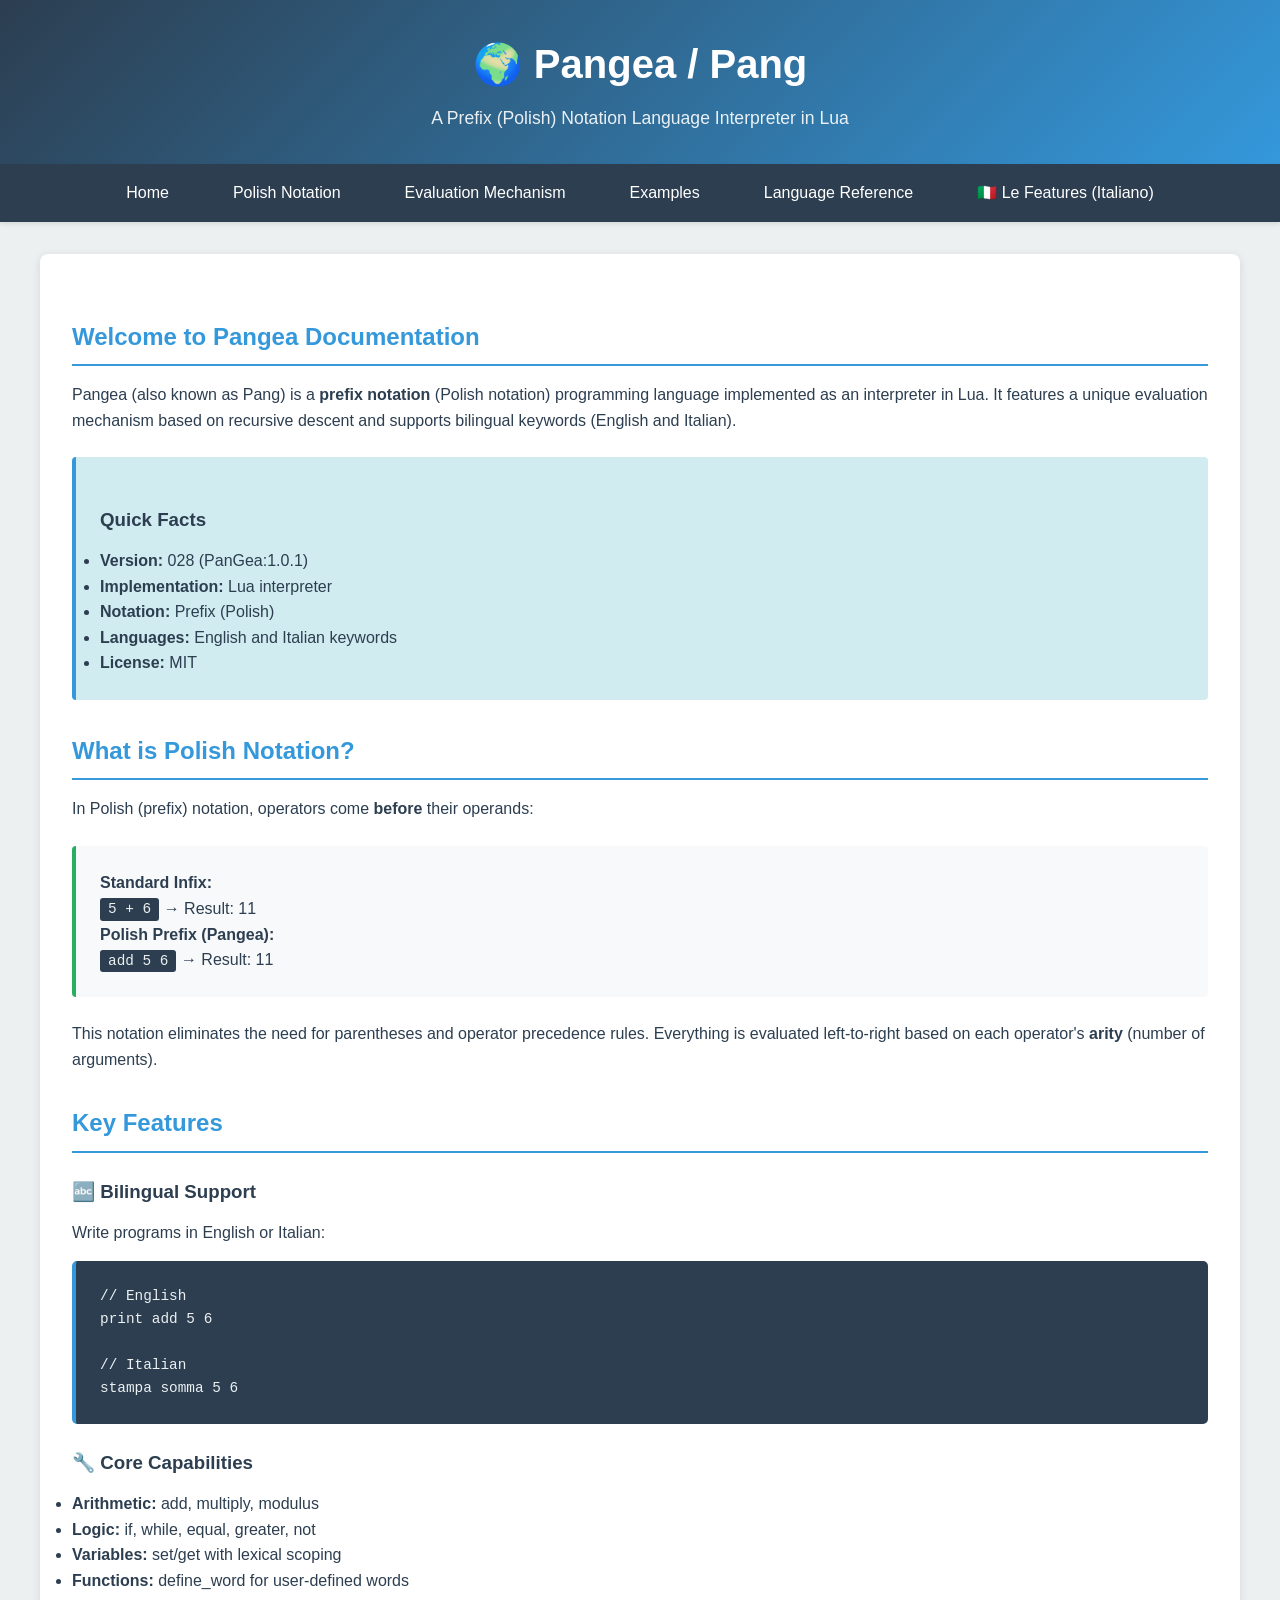
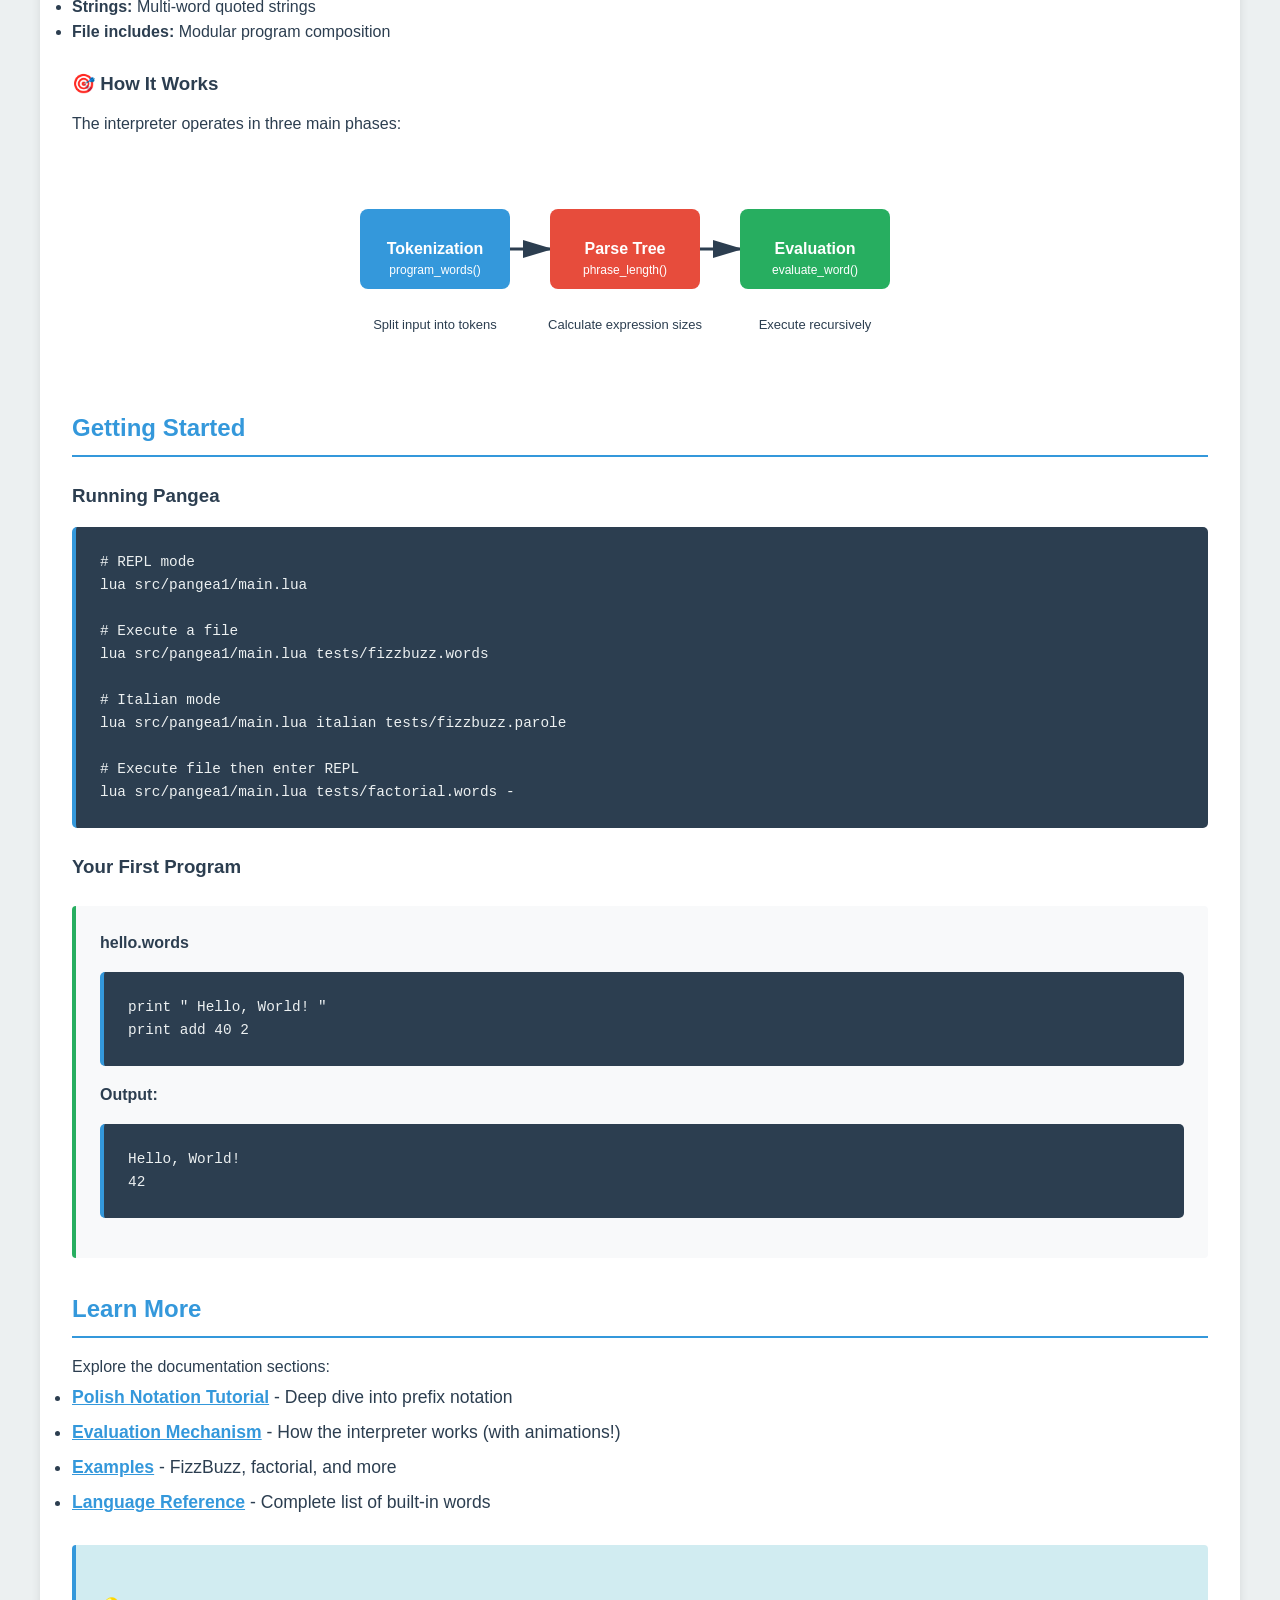
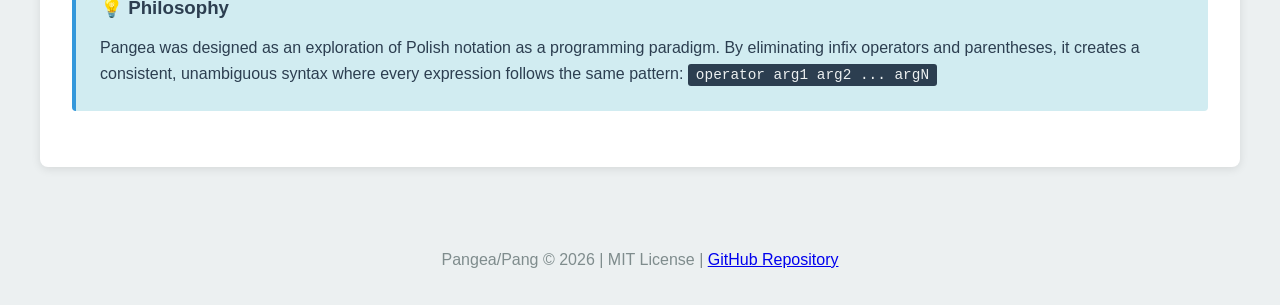
<file: docs/index.html>
<!doctype html>
<html lang="en">
  <head>
    <meta charset="UTF-8" />
    <meta name="viewport" content="width=device-width, initial-scale=1.0" />
    <title>Pangea/Pang - Polish Notation Language Documentation</title>
    <link rel="stylesheet" href="css/style.css" />
  </head>

  <body>
    <header>
      <h1>🌍 Pangea / Pang</h1>
      <p>A Prefix (Polish) Notation Language Interpreter in Lua</p>
    </header>

    <nav>
      <ul>
        <li><a href="index.html">Home</a></li>
        <li><a href="polish-notation.html">Polish Notation</a></li>
        <li><a href="evaluation.html">Evaluation Mechanism</a></li>
        <li><a href="examples.html">Examples</a></li>
        <li><a href="reference.html">Language Reference</a></li>
        <li><a href="features-dettaglio.html">🇮🇹 Le Features (Italiano)</a></li>
      </ul>
    </nav>

    <main>
      <h2>Welcome to Pangea Documentation</h2>

      <p>
        Pangea (also known as Pang) is a
        <strong>prefix notation</strong> (Polish notation) programming language
        implemented as an interpreter in Lua. It features a unique evaluation
        mechanism based on recursive descent and supports bilingual keywords
        (English and Italian).
      </p>

      <div class="info-box">
        <h3>Quick Facts</h3>
        <ul>
          <li><strong>Version:</strong> 028 (PanGea:1.0.1)</li>
          <li><strong>Implementation:</strong> Lua interpreter</li>
          <li><strong>Notation:</strong> Prefix (Polish)</li>
          <li><strong>Languages:</strong> English and Italian keywords</li>
          <li><strong>License:</strong> MIT</li>
        </ul>
      </div>

      <h2>What is Polish Notation?</h2>

      <p>
        In Polish (prefix) notation, operators come
        <strong>before</strong> their operands:
      </p>

      <div class="example-box">
        <h4>Standard Infix:</h4>
        <code>5 + 6</code> → Result: 11

        <h4>Polish Prefix (Pangea):</h4>
        <code>add 5 6</code> → Result: 11
      </div>

      <p>
        This notation eliminates the need for parentheses and operator
        precedence rules. Everything is evaluated left-to-right based on each
        operator's <strong>arity</strong> (number of arguments).
      </p>

      <h2>Key Features</h2>

      <h3>🔤 Bilingual Support</h3>
      <p>Write programs in English or Italian:</p>

      <pre><code>// English
print add 5 6

// Italian
stampa somma 5 6</code></pre>

      <h3>🔧 Core Capabilities</h3>
      <ul>
        <li><strong>Arithmetic:</strong> add, multiply, modulus</li>
        <li><strong>Logic:</strong> if, while, equal, greater, not</li>
        <li><strong>Variables:</strong> set/get with lexical scoping</li>
        <li><strong>Functions:</strong> define_word for user-defined words</li>
        <li><strong>Strings:</strong> Multi-word quoted strings</li>
        <li><strong>File includes:</strong> Modular program composition</li>
      </ul>

      <h3>🎯 How It Works</h3>

      <p>The interpreter operates in three main phases:</p>

      <div class="diagram">
        <svg width="600" height="200" viewBox="0 0 600 200">
          <!-- Tokenization -->
          <rect x="20" y="40" width="150" height="80" fill="#3498db" rx="8" />
          <text
            x="95"
            y="85"
            text-anchor="middle"
            fill="white"
            font-size="16"
            font-weight="bold"
          >
            Tokenization
          </text>
          <text x="95" y="105" text-anchor="middle" fill="white" font-size="12">
            program_words()
          </text>

          <!-- Arrow -->
          <path
            d="M 170 80 L 210 80"
            stroke="#2c3e50"
            stroke-width="3"
            fill="none"
            marker-end="url(#arrowhead)"
          />

          <!-- Phrase Length -->
          <rect x="210" y="40" width="150" height="80" fill="#e74c3c" rx="8" />
          <text
            x="285"
            y="85"
            text-anchor="middle"
            fill="white"
            font-size="16"
            font-weight="bold"
          >
            Parse Tree
          </text>
          <text
            x="285"
            y="105"
            text-anchor="middle"
            fill="white"
            font-size="12"
          >
            phrase_length()
          </text>

          <!-- Arrow -->
          <path
            d="M 360 80 L 400 80"
            stroke="#2c3e50"
            stroke-width="3"
            fill="none"
            marker-end="url(#arrowhead)"
          />

          <!-- Evaluation -->
          <rect x="400" y="40" width="150" height="80" fill="#27ae60" rx="8" />
          <text
            x="475"
            y="85"
            text-anchor="middle"
            fill="white"
            font-size="16"
            font-weight="bold"
          >
            Evaluation
          </text>
          <text
            x="475"
            y="105"
            text-anchor="middle"
            fill="white"
            font-size="12"
          >
            evaluate_word()
          </text>

          <!-- Arrow definitions -->
          <defs>
            <marker
              id="arrowhead"
              markerWidth="10"
              markerHeight="10"
              refX="9"
              refY="3"
              orient="auto"
            >
              <polygon points="0 0, 10 3, 0 6" fill="#2c3e50" />
            </marker>
          </defs>

          <!-- Labels -->
          <text
            x="95"
            y="160"
            text-anchor="middle"
            fill="#2c3e50"
            font-size="13"
          >
            Split input into tokens
          </text>
          <text
            x="285"
            y="160"
            text-anchor="middle"
            fill="#2c3e50"
            font-size="13"
          >
            Calculate expression sizes
          </text>
          <text
            x="475"
            y="160"
            text-anchor="middle"
            fill="#2c3e50"
            font-size="13"
          >
            Execute recursively
          </text>
        </svg>
      </div>

      <h2>Getting Started</h2>

      <h3>Running Pangea</h3>
      <pre><code># REPL mode
lua src/pangea1/main.lua

# Execute a file
lua src/pangea1/main.lua tests/fizzbuzz.words

# Italian mode
lua src/pangea1/main.lua italian tests/fizzbuzz.parole

# Execute file then enter REPL
lua src/pangea1/main.lua tests/factorial.words -</code></pre>

      <h3>Your First Program</h3>

      <div class="example-box">
        <h4>hello.words</h4>
        <pre><code>print " Hello, World! "
print add 40 2</code></pre>

        <h4>Output:</h4>
        <pre><code>Hello, World!
42</code></pre>
      </div>

      <h2>Learn More</h2>

      <p>Explore the documentation sections:</p>

      <ul style="font-size: 1.1rem; line-height: 2">
        <li>
          <a href="polish-notation.html" style="color: var(--secondary-color)"
            ><strong>Polish Notation Tutorial</strong></a
          >
          - Deep dive into prefix notation
        </li>
        <li>
          <a href="evaluation.html" style="color: var(--secondary-color)"
            ><strong>Evaluation Mechanism</strong></a
          >
          - How the interpreter works (with animations!)
        </li>
        <li>
          <a href="examples.html" style="color: var(--secondary-color)"
            ><strong>Examples</strong></a
          >
          - FizzBuzz, factorial, and more
        </li>
        <li>
          <a href="reference.html" style="color: var(--secondary-color)"
            ><strong>Language Reference</strong></a
          >
          - Complete list of built-in words
        </li>
      </ul>

      <div class="info-box">
        <h3>💡 Philosophy</h3>
        <p>
          Pangea was designed as an exploration of Polish notation as a
          programming paradigm. By eliminating infix operators and parentheses,
          it creates a consistent, unambiguous syntax where every expression
          follows the same pattern: <code>operator arg1 arg2 ... argN</code>
        </p>
      </div>
    </main>

    <footer>
      <p>
        Pangea/Pang &copy; 2026 | MIT License |
        <a href="https://github.com/arkenidar/pangea">GitHub Repository</a>
      </p>
    </footer>
  </body>
</html>
</file>
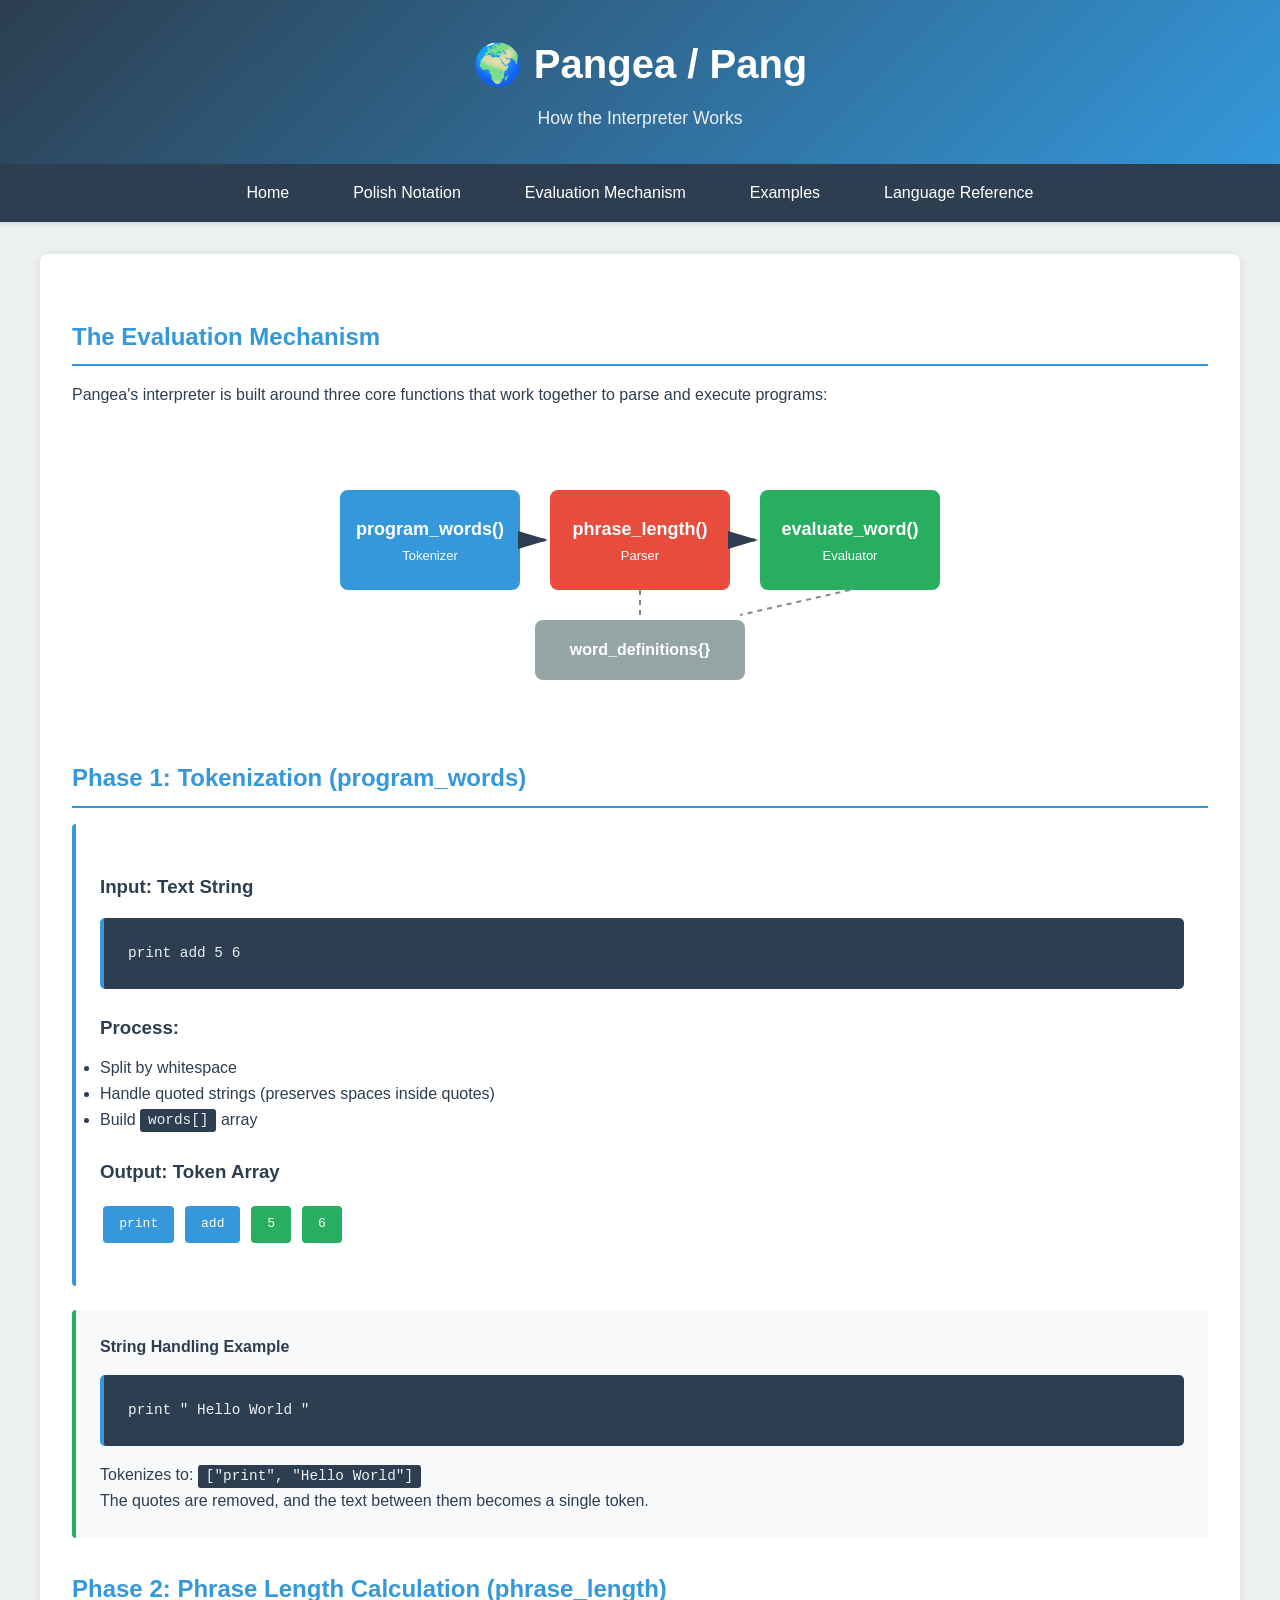
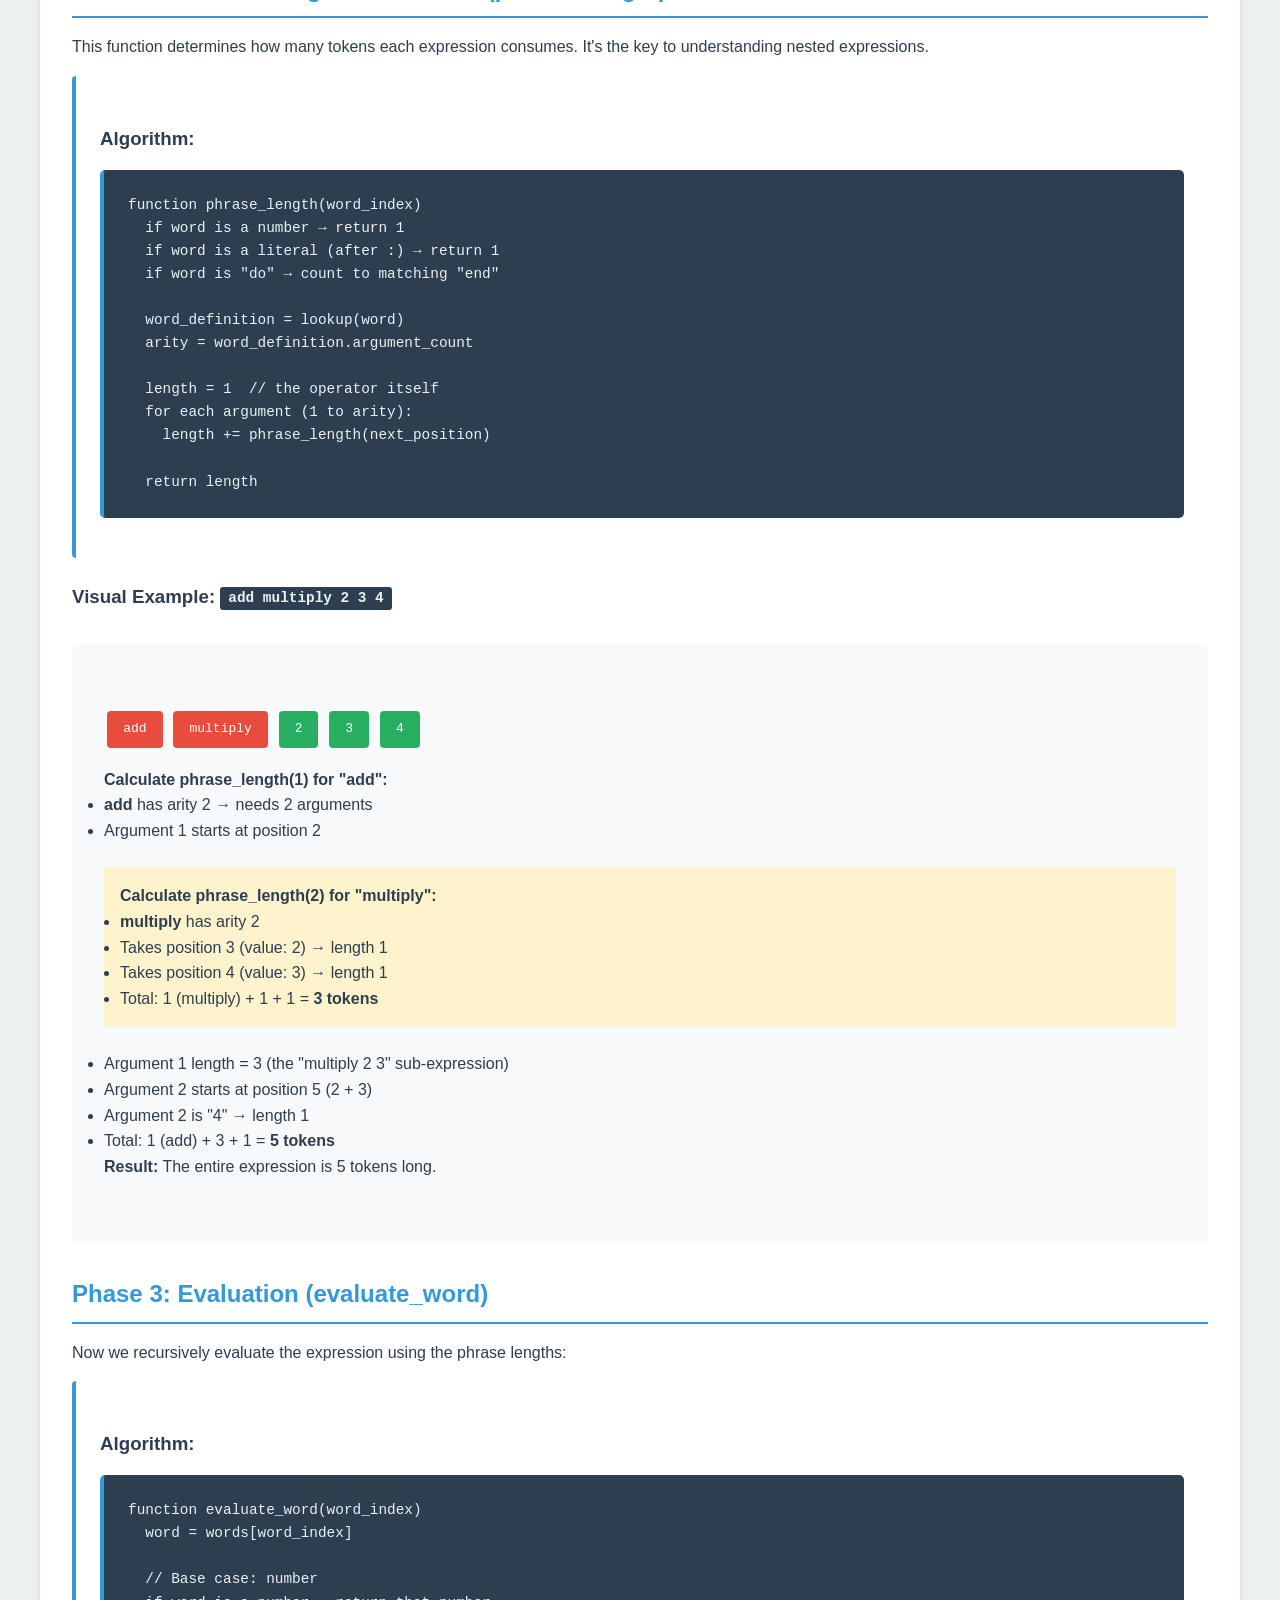
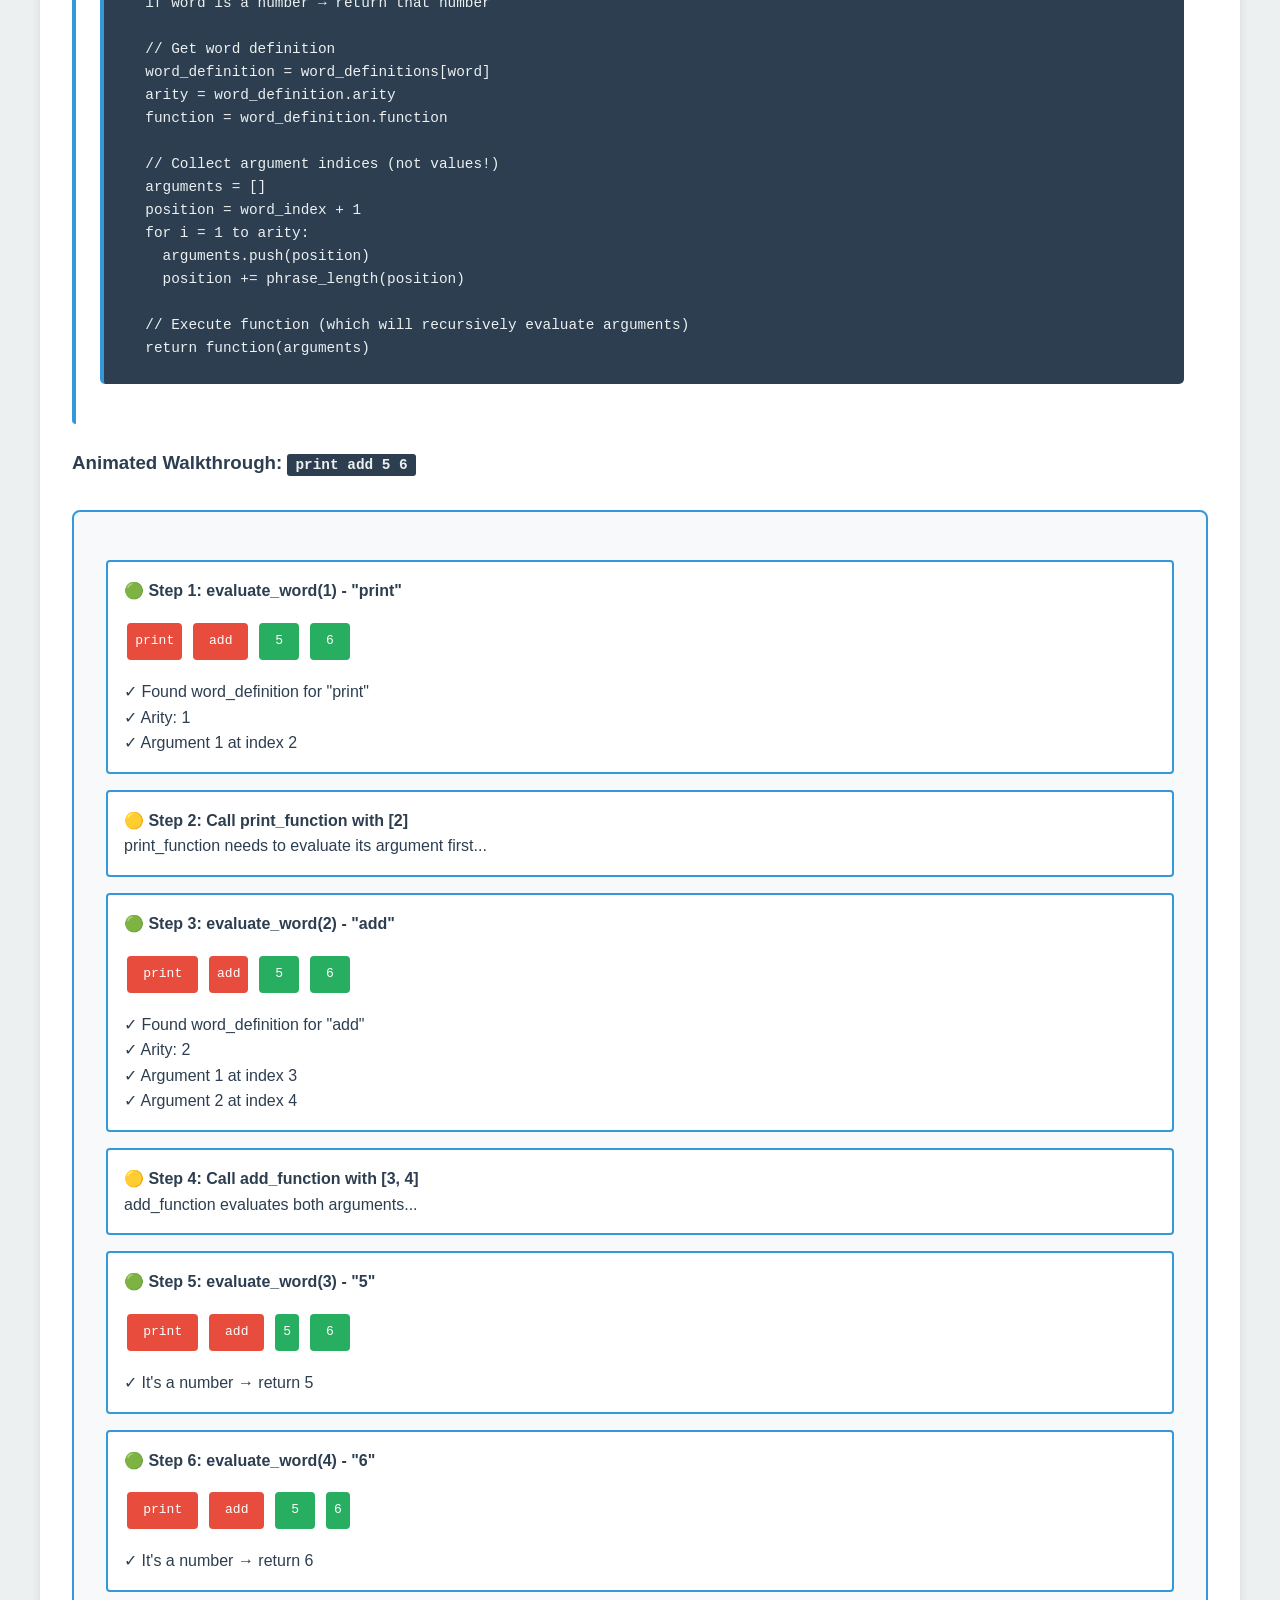
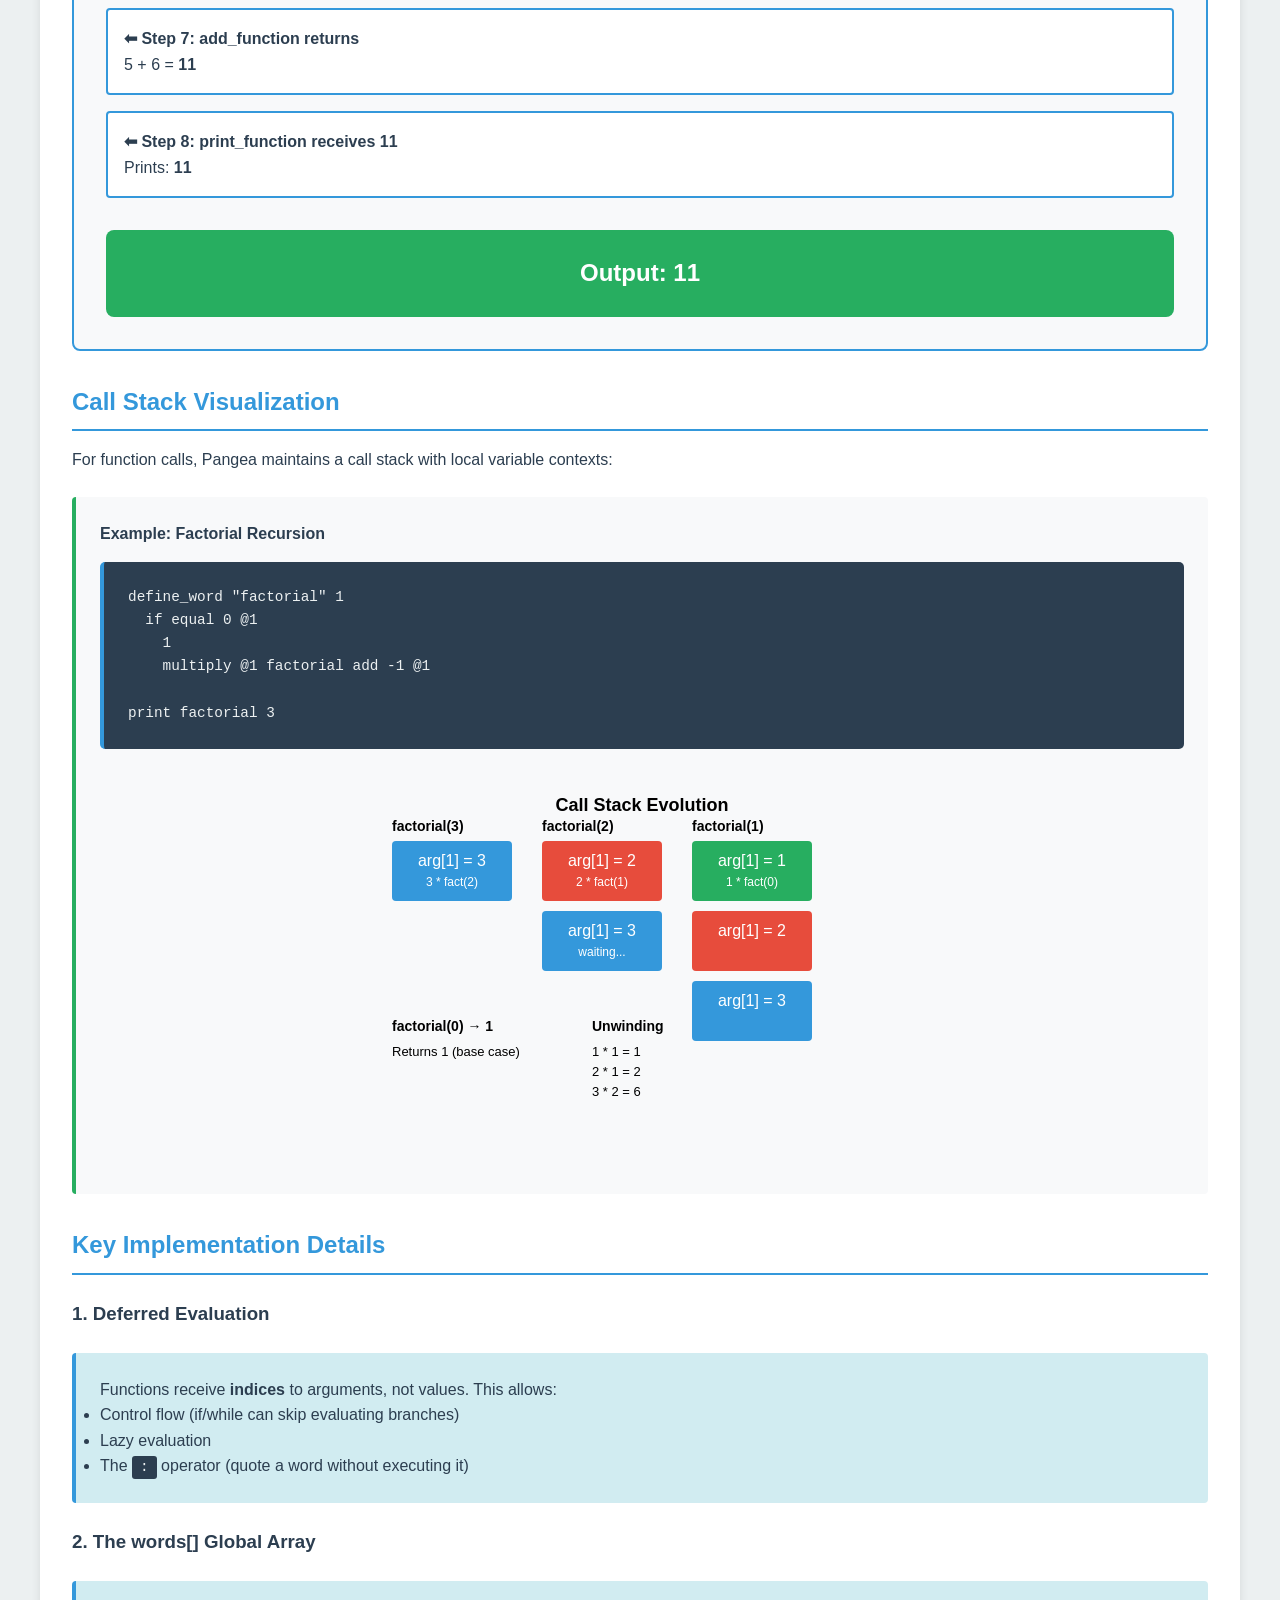
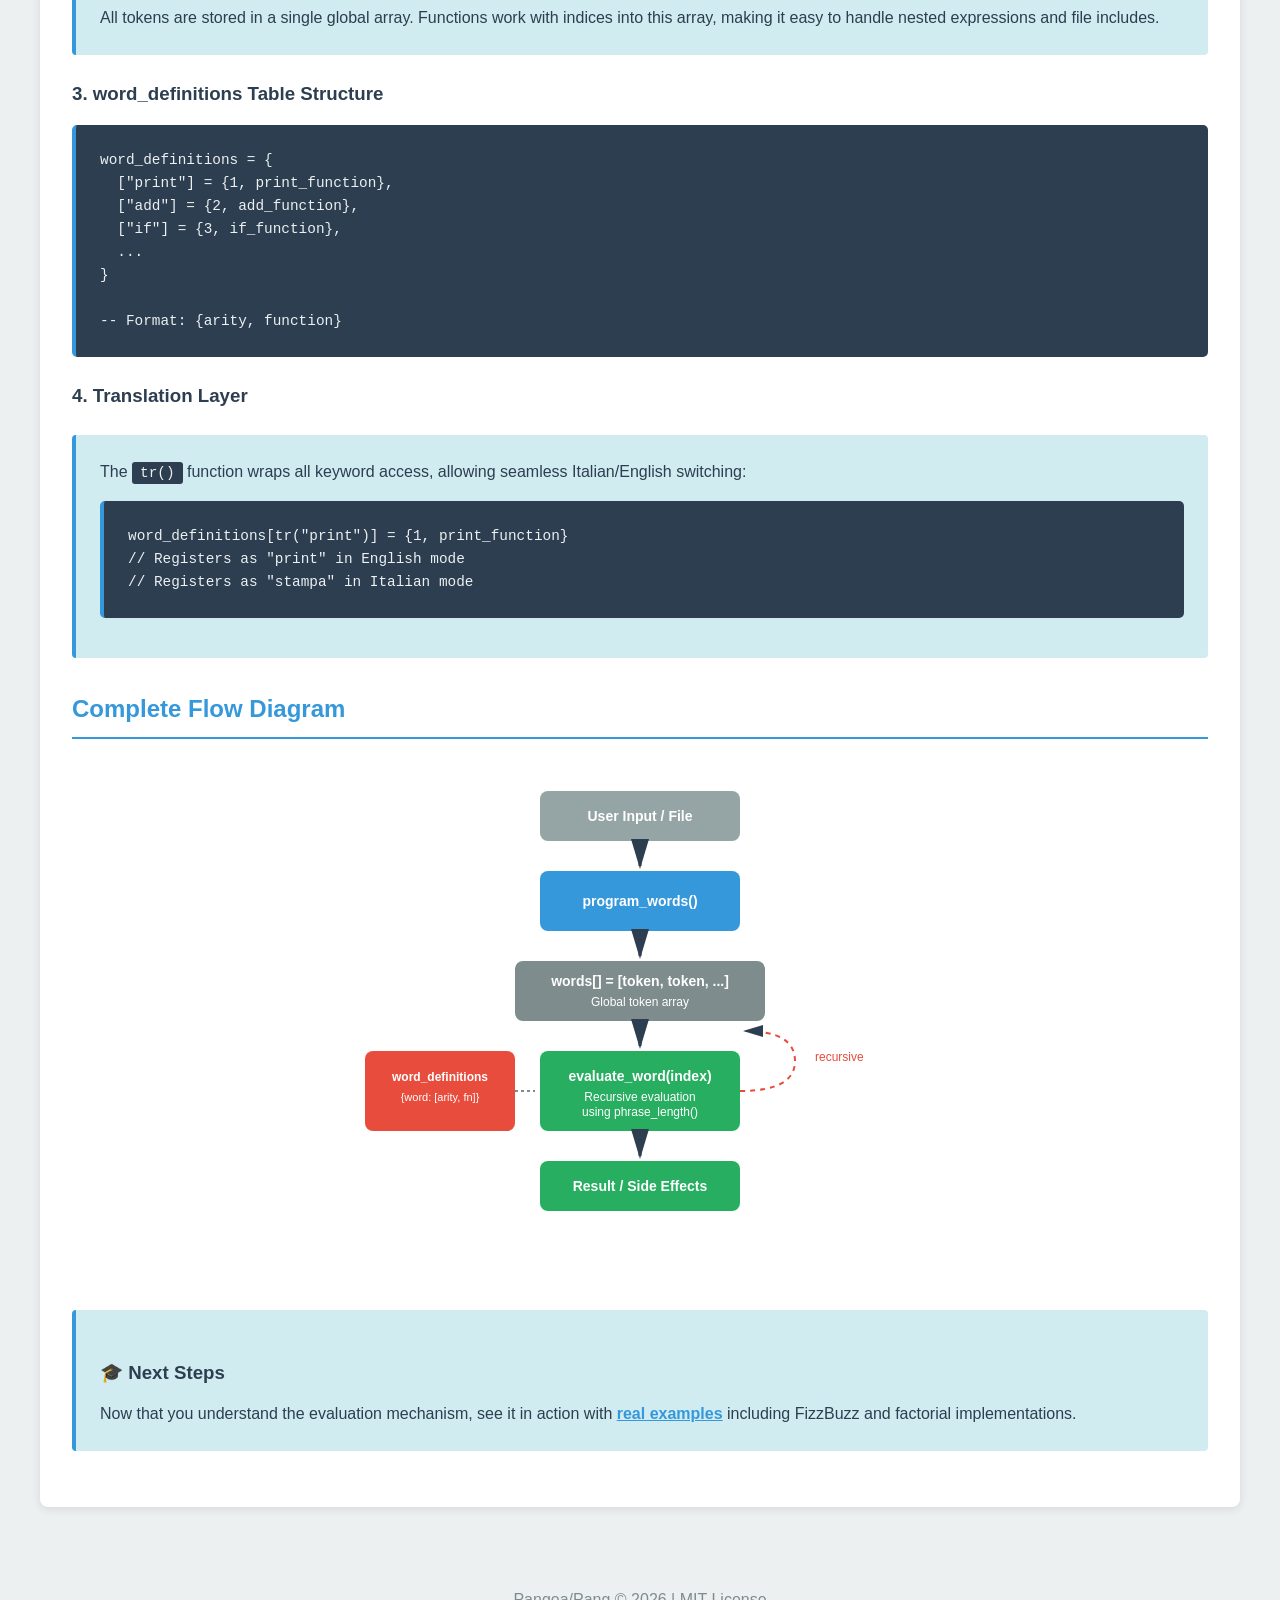
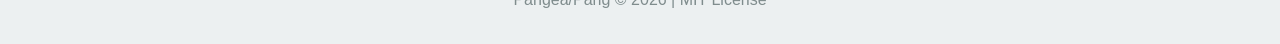
<file: docs/evaluation.html>
<!doctype html>
<html lang="en">
  <head>
    <meta charset="UTF-8" />
    <meta name="viewport" content="width=device-width, initial-scale=1.0" />
    <title>Evaluation Mechanism - Pangea Documentation</title>
    <link rel="stylesheet" href="css/style.css" />
    <style>
      .step-animation {
        margin: 2rem 0;
        padding: 2rem;
        background: #f8f9fa;
        border-radius: 8px;
      }

      @keyframes highlight {
        0%,
        100% {
          background: transparent;
        }

        50% {
          background: #fff3cd;
        }
      }

      .current-token {
        animation: highlight 1.5s ease-in-out infinite;
        padding: 0.5rem;
        border-radius: 4px;
      }

      .phase {
        background: white;
        padding: 1.5rem;
        margin: 1rem 0;
        border-left: 4px solid var(--secondary-color);
        border-radius: 4px;
      }
    </style>
  </head>

  <body>
    <header>
      <h1>🌍 Pangea / Pang</h1>
      <p>How the Interpreter Works</p>
    </header>

    <nav>
      <ul>
        <li><a href="index.html">Home</a></li>
        <li><a href="polish-notation.html">Polish Notation</a></li>
        <li><a href="evaluation.html">Evaluation Mechanism</a></li>
        <li><a href="examples.html">Examples</a></li>
        <li><a href="reference.html">Language Reference</a></li>
      </ul>
    </nav>

    <main>
      <h2>The Evaluation Mechanism</h2>

      <p>
        Pangea's interpreter is built around three core functions that work
        together to parse and execute programs:
      </p>

      <div class="diagram">
        <svg width="700" height="280" viewBox="0 0 700 280">
          <!-- program_words -->
          <rect x="50" y="50" width="180" height="100" fill="#3498db" rx="8" />
          <text
            x="140"
            y="95"
            text-anchor="middle"
            fill="white"
            font-size="18"
            font-weight="bold"
          >
            program_words()
          </text>
          <text
            x="140"
            y="120"
            text-anchor="middle"
            fill="white"
            font-size="13"
          >
            Tokenizer
          </text>

          <!-- phrase_length -->
          <rect x="260" y="50" width="180" height="100" fill="#e74c3c" rx="8" />
          <text
            x="350"
            y="95"
            text-anchor="middle"
            fill="white"
            font-size="18"
            font-weight="bold"
          >
            phrase_length()
          </text>
          <text
            x="350"
            y="120"
            text-anchor="middle"
            fill="white"
            font-size="13"
          >
            Parser
          </text>

          <!-- evaluate_word -->
          <rect x="470" y="50" width="180" height="100" fill="#27ae60" rx="8" />
          <text
            x="560"
            y="95"
            text-anchor="middle"
            fill="white"
            font-size="18"
            font-weight="bold"
          >
            evaluate_word()
          </text>
          <text
            x="560"
            y="120"
            text-anchor="middle"
            fill="white"
            font-size="13"
          >
            Evaluator
          </text>

          <!-- Arrows -->
          <path
            d="M 230 100 L 255 100"
            stroke="#2c3e50"
            stroke-width="3"
            marker-end="url(#arrow)"
          />
          <path
            d="M 440 100 L 465 100"
            stroke="#2c3e50"
            stroke-width="3"
            marker-end="url(#arrow)"
          />

          <!-- word_definitions (data structure) -->
          <rect x="245" y="180" width="210" height="60" fill="#95a5a6" rx="8" />
          <text
            x="350"
            y="215"
            text-anchor="middle"
            fill="white"
            font-size="16"
            font-weight="bold"
          >
            word_definitions{}
          </text>

          <!-- Connections to word_definitions -->
          <path
            d="M 350 150 L 350 175"
            stroke="#7f8c8d"
            stroke-width="2"
            stroke-dasharray="5,5"
          />
          <path
            d="M 560 150 L 450 175"
            stroke="#7f8c8d"
            stroke-width="2"
            stroke-dasharray="5,5"
          />

          <defs>
            <marker
              id="arrow"
              markerWidth="10"
              markerHeight="10"
              refX="9"
              refY="3"
              orient="auto"
            >
              <polygon points="0 0, 10 3, 0 6" fill="#2c3e50" />
            </marker>
          </defs>
        </svg>
      </div>

      <h2>Phase 1: Tokenization (program_words)</h2>

      <div class="phase">
        <h3>Input: Text String</h3>
        <pre><code>print add 5 6</code></pre>

        <h3>Process:</h3>
        <ul>
          <li>Split by whitespace</li>
          <li>Handle quoted strings (preserves spaces inside quotes)</li>
          <li>Build <code>words[]</code> array</li>
        </ul>

        <h3>Output: Token Array</h3>
        <div style="margin: 1rem 0">
          <span class="token">print</span>
          <span class="token">add</span>
          <span class="token number">5</span>
          <span class="token number">6</span>
        </div>
      </div>

      <div class="example-box">
        <h4>String Handling Example</h4>
        <pre><code>print " Hello World "</code></pre>
        <p>Tokenizes to: <code>["print", "Hello World"]</code></p>
        <p>
          The quotes are removed, and the text between them becomes a single
          token.
        </p>
      </div>

      <h2>Phase 2: Phrase Length Calculation (phrase_length)</h2>

      <p>
        This function determines how many tokens each expression consumes. It's
        the key to understanding nested expressions.
      </p>

      <div class="phase">
        <h3>Algorithm:</h3>
        <pre><code>function phrase_length(word_index)
  if word is a number → return 1
  if word is a literal (after :) → return 1
  if word is "do" → count to matching "end"
  
  word_definition = lookup(word)
  arity = word_definition.argument_count
  
  length = 1  // the operator itself
  for each argument (1 to arity):
    length += phrase_length(next_position)
  
  return length</code></pre>
      </div>

      <h3>Visual Example: <code>add multiply 2 3 4</code></h3>

      <div class="step-animation">
        <div style="margin: 2rem 0">
          <div style="margin: 1rem 0">
            <span class="token operator">add</span>
            <span class="token operator">multiply</span>
            <span class="token number">2</span>
            <span class="token number">3</span>
            <span class="token number">4</span>
          </div>

          <h4>Calculate phrase_length(1) for "add":</h4>
          <ul>
            <li><strong>add</strong> has arity 2 → needs 2 arguments</li>
            <li>Argument 1 starts at position 2</li>
          </ul>

          <div
            style="
              margin: 1.5rem 0;
              padding: 1rem;
              background: #fff3cd;
              border-radius: 4px;
            "
          >
            <h4>Calculate phrase_length(2) for "multiply":</h4>
            <ul>
              <li><strong>multiply</strong> has arity 2</li>
              <li>Takes position 3 (value: 2) → length 1</li>
              <li>Takes position 4 (value: 3) → length 1</li>
              <li>Total: 1 (multiply) + 1 + 1 = <strong>3 tokens</strong></li>
            </ul>
          </div>

          <ul>
            <li>Argument 1 length = 3 (the "multiply 2 3" sub-expression)</li>
            <li>Argument 2 starts at position 5 (2 + 3)</li>
            <li>Argument 2 is "4" → length 1</li>
            <li>Total: 1 (add) + 3 + 1 = <strong>5 tokens</strong></li>
          </ul>

          <p>
            <strong>Result:</strong> The entire expression is 5 tokens long.
          </p>
        </div>
      </div>

      <h2>Phase 3: Evaluation (evaluate_word)</h2>

      <p>
        Now we recursively evaluate the expression using the phrase lengths:
      </p>

      <div class="phase">
        <h3>Algorithm:</h3>
        <pre><code>function evaluate_word(word_index)
  word = words[word_index]
  
  // Base case: number
  if word is a number → return that number
  
  // Get word definition
  word_definition = word_definitions[word]
  arity = word_definition.arity
  function = word_definition.function
  
  // Collect argument indices (not values!)
  arguments = []
  position = word_index + 1
  for i = 1 to arity:
    arguments.push(position)
    position += phrase_length(position)
  
  // Execute function (which will recursively evaluate arguments)
  return function(arguments)</code></pre>
      </div>

      <h3>Animated Walkthrough: <code>print add 5 6</code></h3>

      <div class="animation-container">
        <div class="eval-step">
          <h4>🟢 Step 1: evaluate_word(1) - "print"</h4>
          <div style="margin: 1rem 0">
            <span class="token operator current-token">print</span>
            <span class="token operator">add</span>
            <span class="token number">5</span>
            <span class="token number">6</span>
          </div>
          <p>
            ✓ Found word_definition for "print"<br />
            ✓ Arity: 1<br />
            ✓ Argument 1 at index 2
          </p>
        </div>

        <div class="eval-step">
          <h4>🟡 Step 2: Call print_function with [2]</h4>
          <p>print_function needs to evaluate its argument first...</p>
        </div>

        <div class="eval-step">
          <h4>🟢 Step 3: evaluate_word(2) - "add"</h4>
          <div style="margin: 1rem 0">
            <span class="token operator">print</span>
            <span class="token operator current-token">add</span>
            <span class="token number">5</span>
            <span class="token number">6</span>
          </div>
          <p>
            ✓ Found word_definition for "add"<br />
            ✓ Arity: 2<br />
            ✓ Argument 1 at index 3<br />
            ✓ Argument 2 at index 4
          </p>
        </div>

        <div class="eval-step">
          <h4>🟡 Step 4: Call add_function with [3, 4]</h4>
          <p>add_function evaluates both arguments...</p>
        </div>

        <div class="eval-step">
          <h4>🟢 Step 5: evaluate_word(3) - "5"</h4>
          <div style="margin: 1rem 0">
            <span class="token operator">print</span>
            <span class="token operator">add</span>
            <span class="token number current-token">5</span>
            <span class="token number">6</span>
          </div>
          <p>✓ It's a number → return 5</p>
        </div>

        <div class="eval-step">
          <h4>🟢 Step 6: evaluate_word(4) - "6"</h4>
          <div style="margin: 1rem 0">
            <span class="token operator">print</span>
            <span class="token operator">add</span>
            <span class="token number">5</span>
            <span class="token number current-token">6</span>
          </div>
          <p>✓ It's a number → return 6</p>
        </div>

        <div class="eval-step">
          <h4>⬅ Step 7: add_function returns</h4>
          <p>5 + 6 = <strong>11</strong></p>
        </div>

        <div class="eval-step">
          <h4>⬅ Step 8: print_function receives 11</h4>
          <p>Prints: <strong>11</strong></p>
        </div>

        <div
          style="
            text-align: center;
            background: #27ae60;
            color: white;
            padding: 1.5rem;
            border-radius: 8px;
            font-size: 1.5rem;
            margin-top: 2rem;
          "
        >
          <strong>Output: 11</strong>
        </div>
      </div>

      <h2>Call Stack Visualization</h2>

      <p>
        For function calls, Pangea maintains a call stack with local variable
        contexts:
      </p>

      <div class="example-box">
        <h4>Example: Factorial Recursion</h4>
        <pre><code>define_word "factorial" 1
  if equal 0 @1
    1
    multiply @1 factorial add -1 @1

print factorial 3</code></pre>

        <div class="diagram">
          <svg width="600" height="350" viewBox="0 0 600 350">
            <!-- Stack frames -->
            <text
              x="300"
              y="30"
              text-anchor="middle"
              font-size="18"
              font-weight="bold"
            >
              Call Stack Evolution
            </text>

            <!-- Initial state -->
            <g transform="translate(50, 50)">
              <text x="0" y="0" font-size="14" font-weight="bold">
                factorial(3)
              </text>
              <rect
                x="0"
                y="10"
                width="120"
                height="60"
                fill="#3498db"
                rx="4"
              />
              <text x="60" y="35" text-anchor="middle" fill="white">
                arg[1] = 3
              </text>
              <text
                x="60"
                y="55"
                text-anchor="middle"
                fill="white"
                font-size="12"
              >
                3 * fact(2)
              </text>
            </g>

            <!-- After first recursion -->
            <g transform="translate(200, 50)">
              <text x="0" y="0" font-size="14" font-weight="bold">
                factorial(2)
              </text>
              <rect
                x="0"
                y="10"
                width="120"
                height="60"
                fill="#e74c3c"
                rx="4"
              />
              <text x="60" y="35" text-anchor="middle" fill="white">
                arg[1] = 2
              </text>
              <text
                x="60"
                y="55"
                text-anchor="middle"
                fill="white"
                font-size="12"
              >
                2 * fact(1)
              </text>

              <rect
                x="0"
                y="80"
                width="120"
                height="60"
                fill="#3498db"
                rx="4"
              />
              <text x="60" y="105" text-anchor="middle" fill="white">
                arg[1] = 3
              </text>
              <text
                x="60"
                y="125"
                text-anchor="middle"
                fill="white"
                font-size="12"
              >
                waiting...
              </text>
            </g>

            <!-- After second recursion -->
            <g transform="translate(350, 50)">
              <text x="0" y="0" font-size="14" font-weight="bold">
                factorial(1)
              </text>
              <rect
                x="0"
                y="10"
                width="120"
                height="60"
                fill="#27ae60"
                rx="4"
              />
              <text x="60" y="35" text-anchor="middle" fill="white">
                arg[1] = 1
              </text>
              <text
                x="60"
                y="55"
                text-anchor="middle"
                fill="white"
                font-size="12"
              >
                1 * fact(0)
              </text>

              <rect
                x="0"
                y="80"
                width="120"
                height="60"
                fill="#e74c3c"
                rx="4"
              />
              <text x="60" y="105" text-anchor="middle" fill="white">
                arg[1] = 2
              </text>

              <rect
                x="0"
                y="150"
                width="120"
                height="60"
                fill="#3498db"
                rx="4"
              />
              <text x="60" y="175" text-anchor="middle" fill="white">
                arg[1] = 3
              </text>
            </g>

            <!-- Base case -->
            <g transform="translate(50, 250)">
              <text x="0" y="0" font-size="14" font-weight="bold">
                factorial(0) → 1
              </text>
              <text x="0" y="25" font-size="13">Returns 1 (base case)</text>
            </g>

            <!-- Unwinding -->
            <g transform="translate(250, 250)">
              <text x="0" y="0" font-size="14" font-weight="bold">
                Unwinding
              </text>
              <text x="0" y="25" font-size="13">1 * 1 = 1</text>
              <text x="0" y="45" font-size="13">2 * 1 = 2</text>
              <text x="0" y="65" font-size="13">3 * 2 = 6</text>
            </g>
          </svg>
        </div>
      </div>

      <h2>Key Implementation Details</h2>

      <h3>1. Deferred Evaluation</h3>
      <div class="info-box">
        <p>
          Functions receive <strong>indices</strong> to arguments, not values.
          This allows:
        </p>
        <ul>
          <li>Control flow (if/while can skip evaluating branches)</li>
          <li>Lazy evaluation</li>
          <li>
            The <code>:</code> operator (quote a word without executing it)
          </li>
        </ul>
      </div>

      <h3>2. The words[] Global Array</h3>
      <div class="info-box">
        <p>
          All tokens are stored in a single global array. Functions work with
          indices into this array, making it easy to handle nested expressions
          and file includes.
        </p>
      </div>

      <h3>3. word_definitions Table Structure</h3>
      <pre><code>word_definitions = {
  ["print"] = {1, print_function},
  ["add"] = {2, add_function},
  ["if"] = {3, if_function},
  ...
}

-- Format: {arity, function}</code></pre>

      <h3>4. Translation Layer</h3>
      <div class="info-box">
        <p>
          The <code>tr()</code> function wraps all keyword access, allowing
          seamless Italian/English switching:
        </p>
        <pre><code>word_definitions[tr("print")] = {1, print_function}
// Registers as "print" in English mode
// Registers as "stampa" in Italian mode</code></pre>
      </div>

      <h2>Complete Flow Diagram</h2>

      <div class="diagram">
        <svg width="650" height="500" viewBox="0 0 650 500">
          <!-- User input -->
          <rect x="225" y="20" width="200" height="50" fill="#95a5a6" rx="8" />
          <text
            x="325"
            y="50"
            text-anchor="middle"
            fill="white"
            font-size="14"
            font-weight="bold"
          >
            User Input / File
          </text>

          <path
            d="M 325 70 L 325 95"
            stroke="#2c3e50"
            stroke-width="3"
            marker-end="url(#arrow2)"
          />

          <!-- Tokenize -->
          <rect x="225" y="100" width="200" height="60" fill="#3498db" rx="8" />
          <text
            x="325"
            y="135"
            text-anchor="middle"
            fill="white"
            font-size="14"
            font-weight="bold"
          >
            program_words()
          </text>

          <path
            d="M 325 160 L 325 185"
            stroke="#2c3e50"
            stroke-width="3"
            marker-end="url(#arrow2)"
          />

          <!-- words[] array -->
          <rect x="200" y="190" width="250" height="60" fill="#7f8c8d" rx="8" />
          <text
            x="325"
            y="215"
            text-anchor="middle"
            fill="white"
            font-size="14"
            font-weight="bold"
          >
            words[] = [token, token, ...]
          </text>
          <text
            x="325"
            y="235"
            text-anchor="middle"
            fill="white"
            font-size="12"
          >
            Global token array
          </text>

          <path
            d="M 325 250 L 325 275"
            stroke="#2c3e50"
            stroke-width="3"
            marker-end="url(#arrow2)"
          />

          <!-- evaluate_word loop -->
          <rect x="225" y="280" width="200" height="80" fill="#27ae60" rx="8" />
          <text
            x="325"
            y="310"
            text-anchor="middle"
            fill="white"
            font-size="14"
            font-weight="bold"
          >
            evaluate_word(index)
          </text>
          <text
            x="325"
            y="330"
            text-anchor="middle"
            fill="white"
            font-size="12"
          >
            Recursive evaluation
          </text>
          <text
            x="325"
            y="345"
            text-anchor="middle"
            fill="white"
            font-size="12"
          >
            using phrase_length()
          </text>

          <!-- Recursive arrow -->
          <path
            d="M 425 320 Q 480 320 480 290 Q 480 260 430 260"
            stroke="#e74c3c"
            stroke-width="2"
            stroke-dasharray="5,5"
            marker-end="url(#arrow2)"
            fill="none"
          />
          <text x="500" y="290" fill="#e74c3c" font-size="12">recursive</text>

          <path
            d="M 325 360 L 325 385"
            stroke="#2c3e50"
            stroke-width="3"
            marker-end="url(#arrow2)"
          />

          <!-- word_definitions lookup -->
          <rect x="50" y="280" width="150" height="80" fill="#e74c3c" rx="8" />
          <text
            x="125"
            y="310"
            text-anchor="middle"
            fill="white"
            font-size="12"
            font-weight="bold"
          >
            word_definitions
          </text>
          <text
            x="125"
            y="330"
            text-anchor="middle"
            fill="white"
            font-size="11"
          >
            {word: [arity, fn]}
          </text>

          <path
            d="M 200 320 L 220 320"
            stroke="#7f8c8d"
            stroke-width="2"
            stroke-dasharray="3,3"
          />

          <!-- Output -->
          <rect x="225" y="390" width="200" height="50" fill="#27ae60" rx="8" />
          <text
            x="325"
            y="420"
            text-anchor="middle"
            fill="white"
            font-size="14"
            font-weight="bold"
          >
            Result / Side Effects
          </text>

          <defs>
            <marker
              id="arrow2"
              markerWidth="10"
              markerHeight="10"
              refX="9"
              refY="3"
              orient="auto"
            >
              <polygon points="0 0, 10 3, 0 6" fill="#2c3e50" />
            </marker>
          </defs>
        </svg>
      </div>

      <div class="info-box">
        <h3>🎓 Next Steps</h3>
        <p>
          Now that you understand the evaluation mechanism, see it in action
          with
          <a href="examples.html" style="color: var(--secondary-color)"
            ><strong>real examples</strong></a
          >
          including FizzBuzz and factorial implementations.
        </p>
      </div>
    </main>

    <footer>
      <p>Pangea/Pang &copy; 2026 | MIT License</p>
    </footer>

    <defs>
      <marker
        id="arrow"
        markerWidth="10"
        markerHeight="10"
        refX="9"
        refY="3"
        orient="auto"
      >
        <polygon points="0 0, 10 3, 0 6" fill="#2c3e50" />
      </marker>
    </defs>
  </body>
</html>
</file>
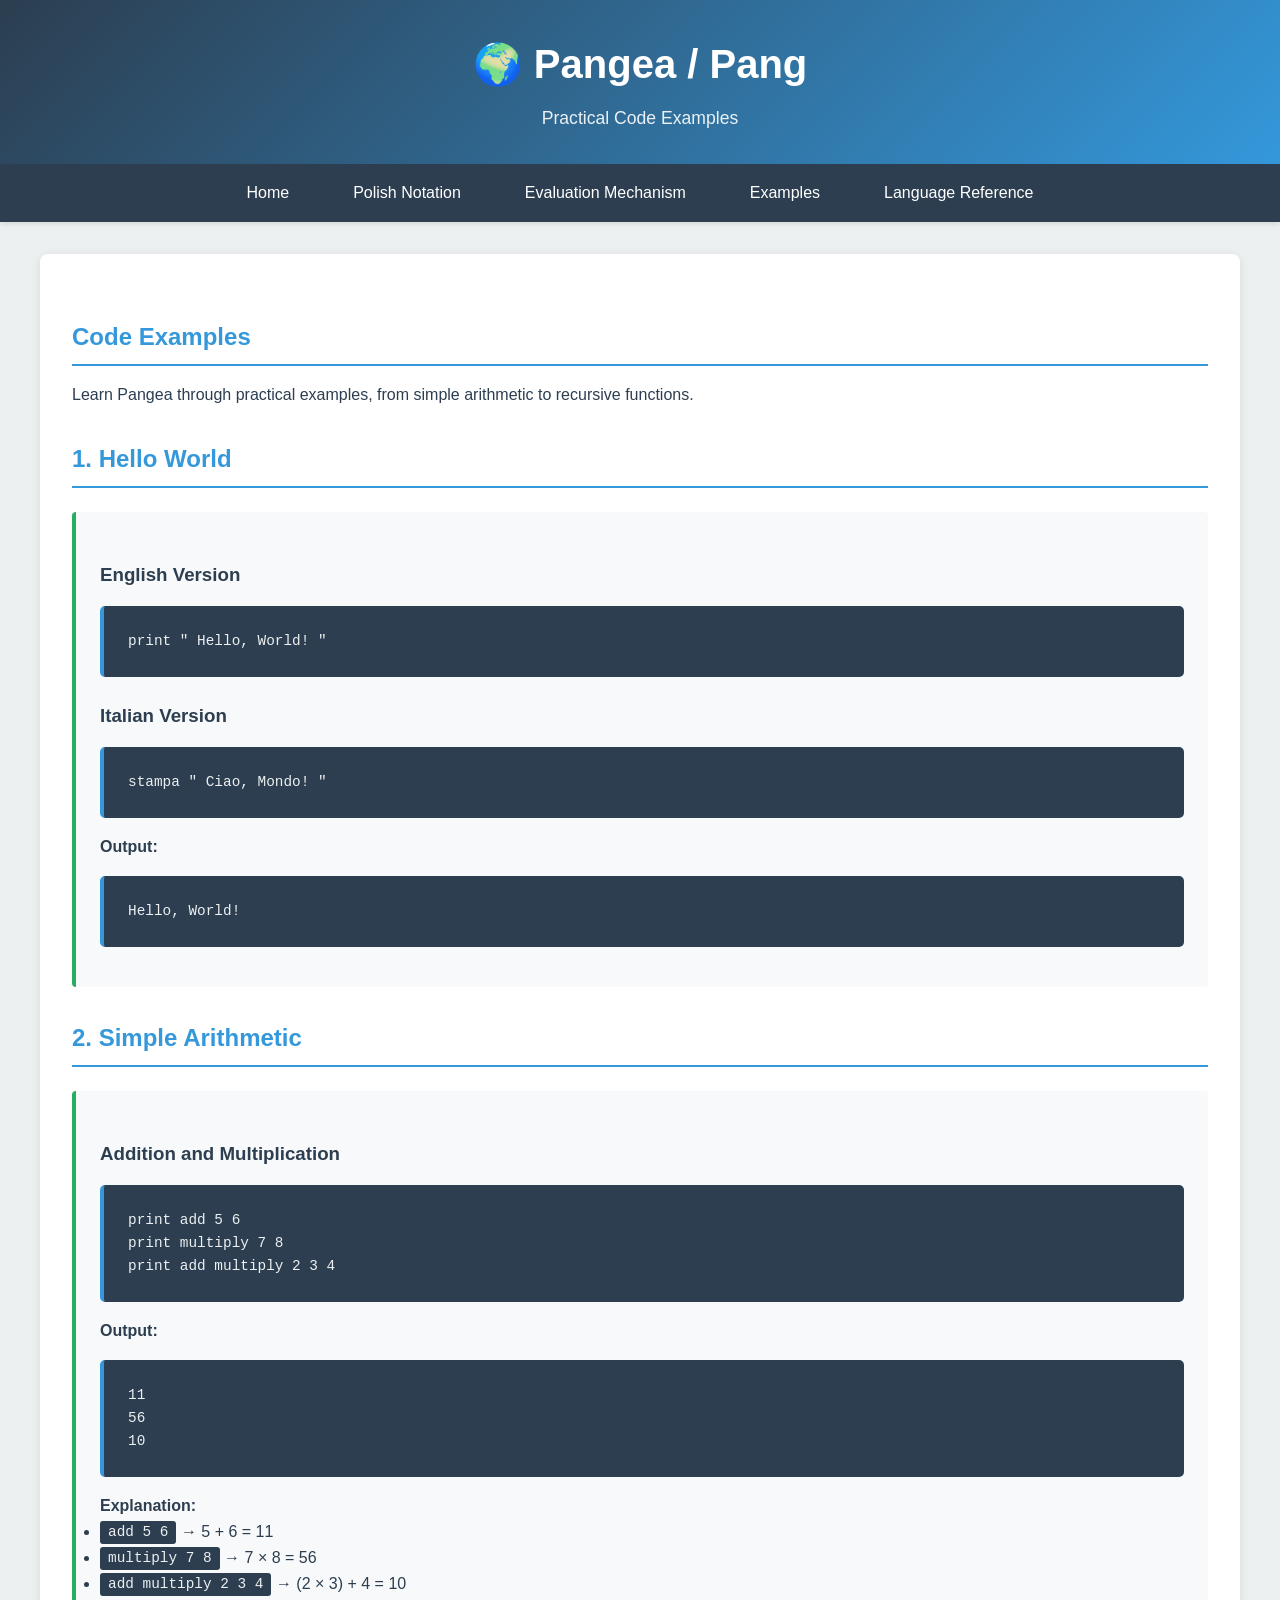
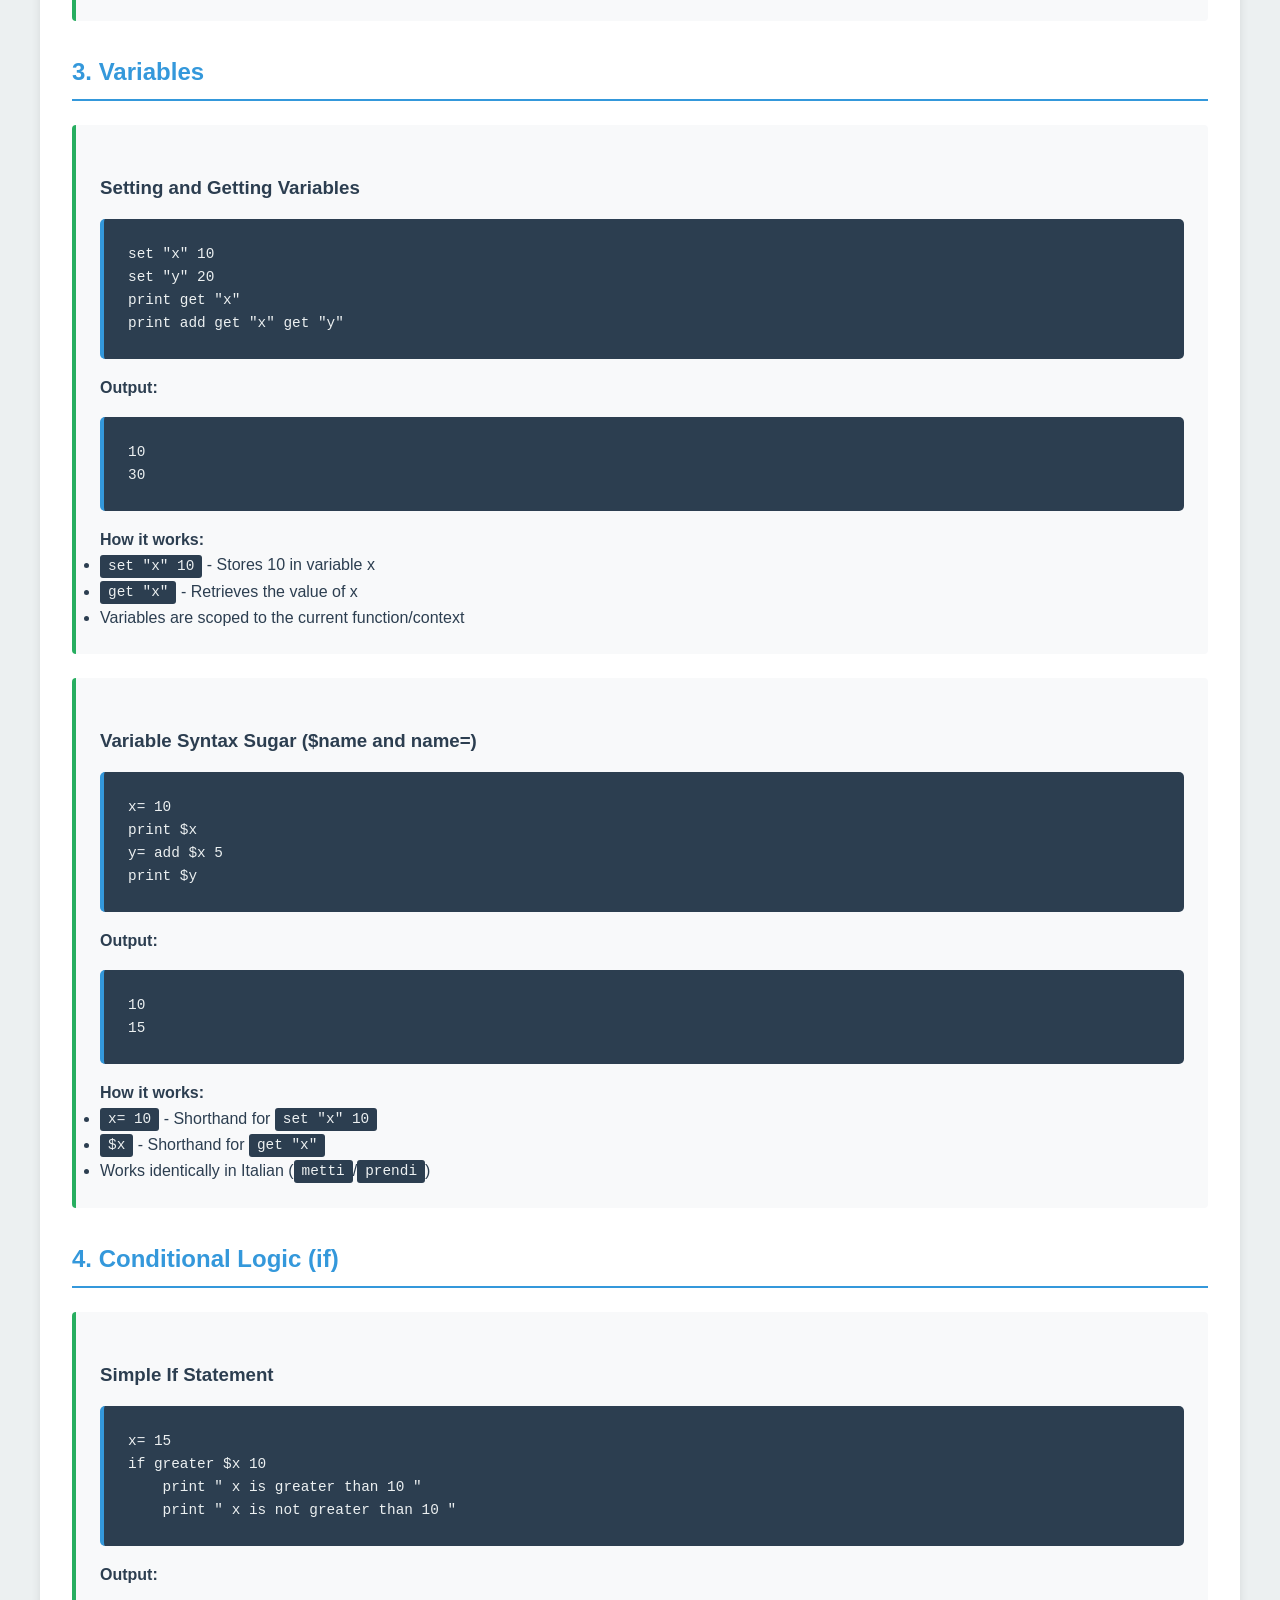
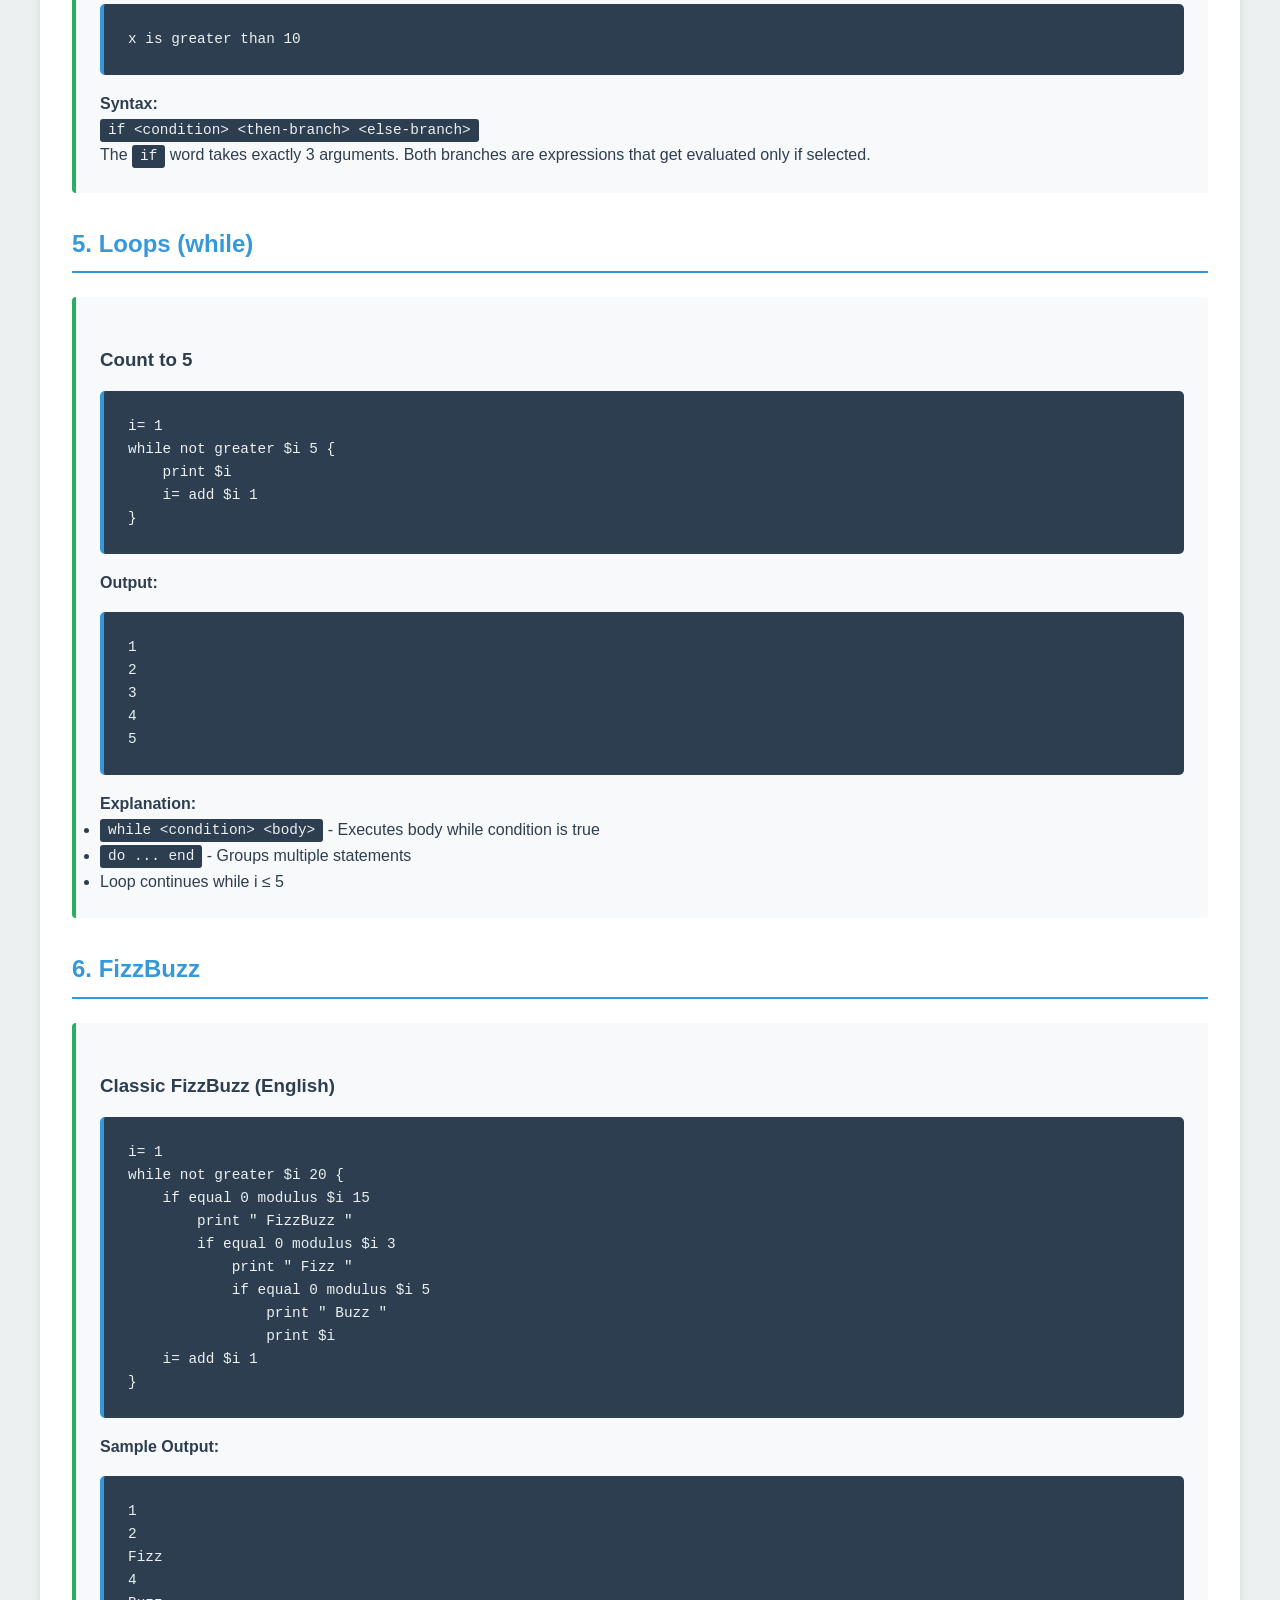
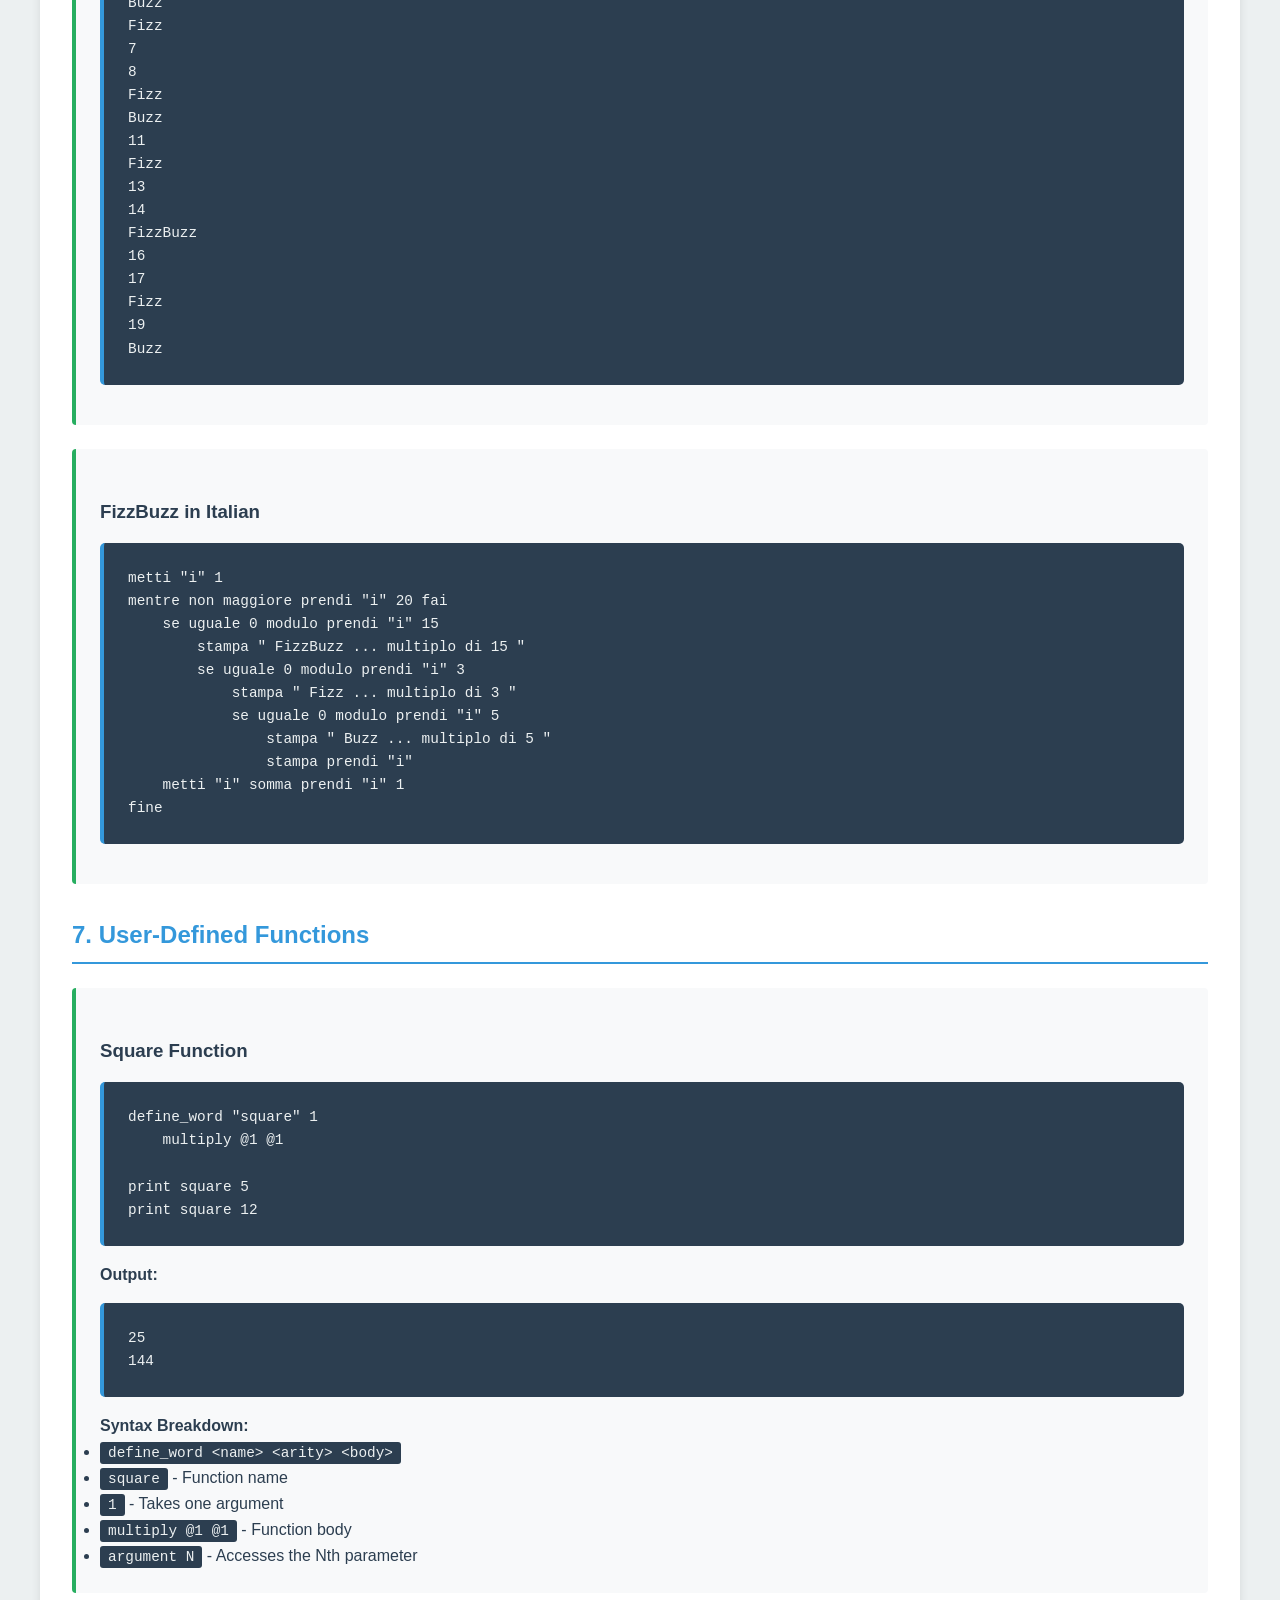
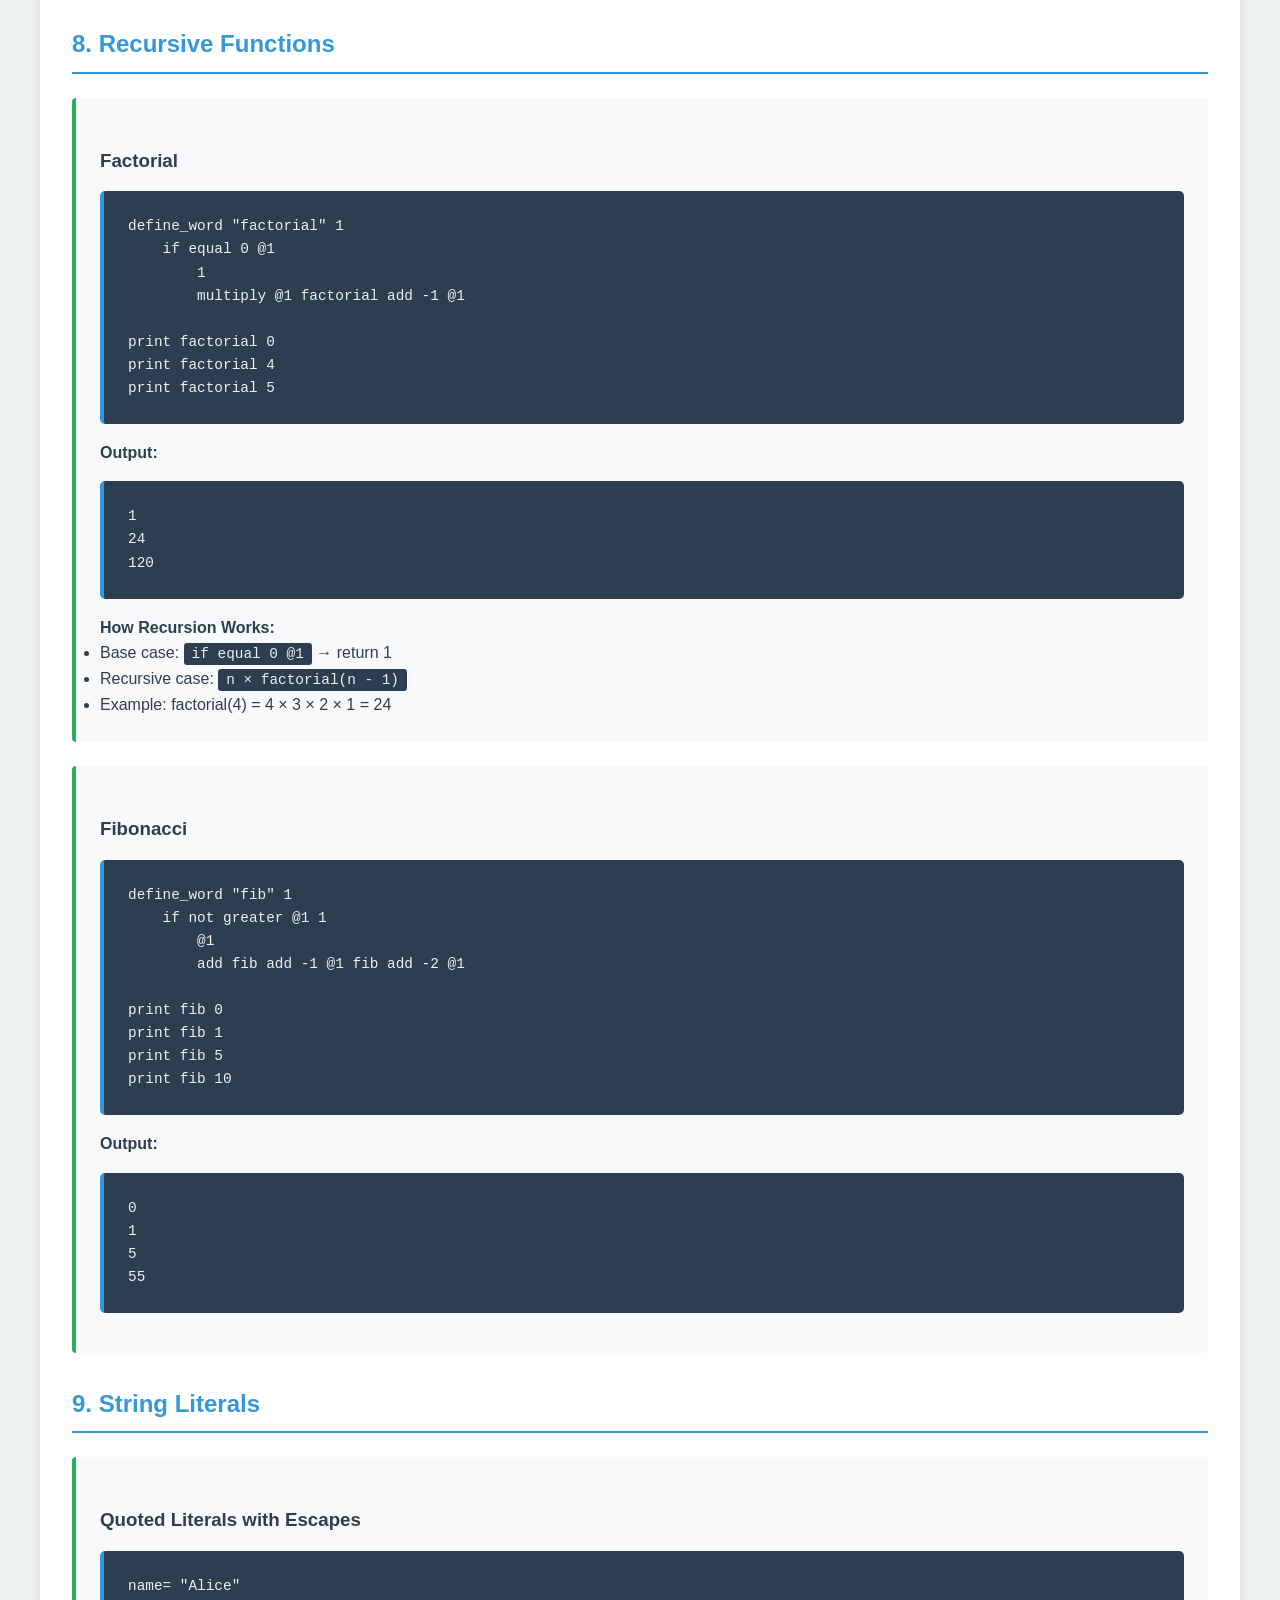
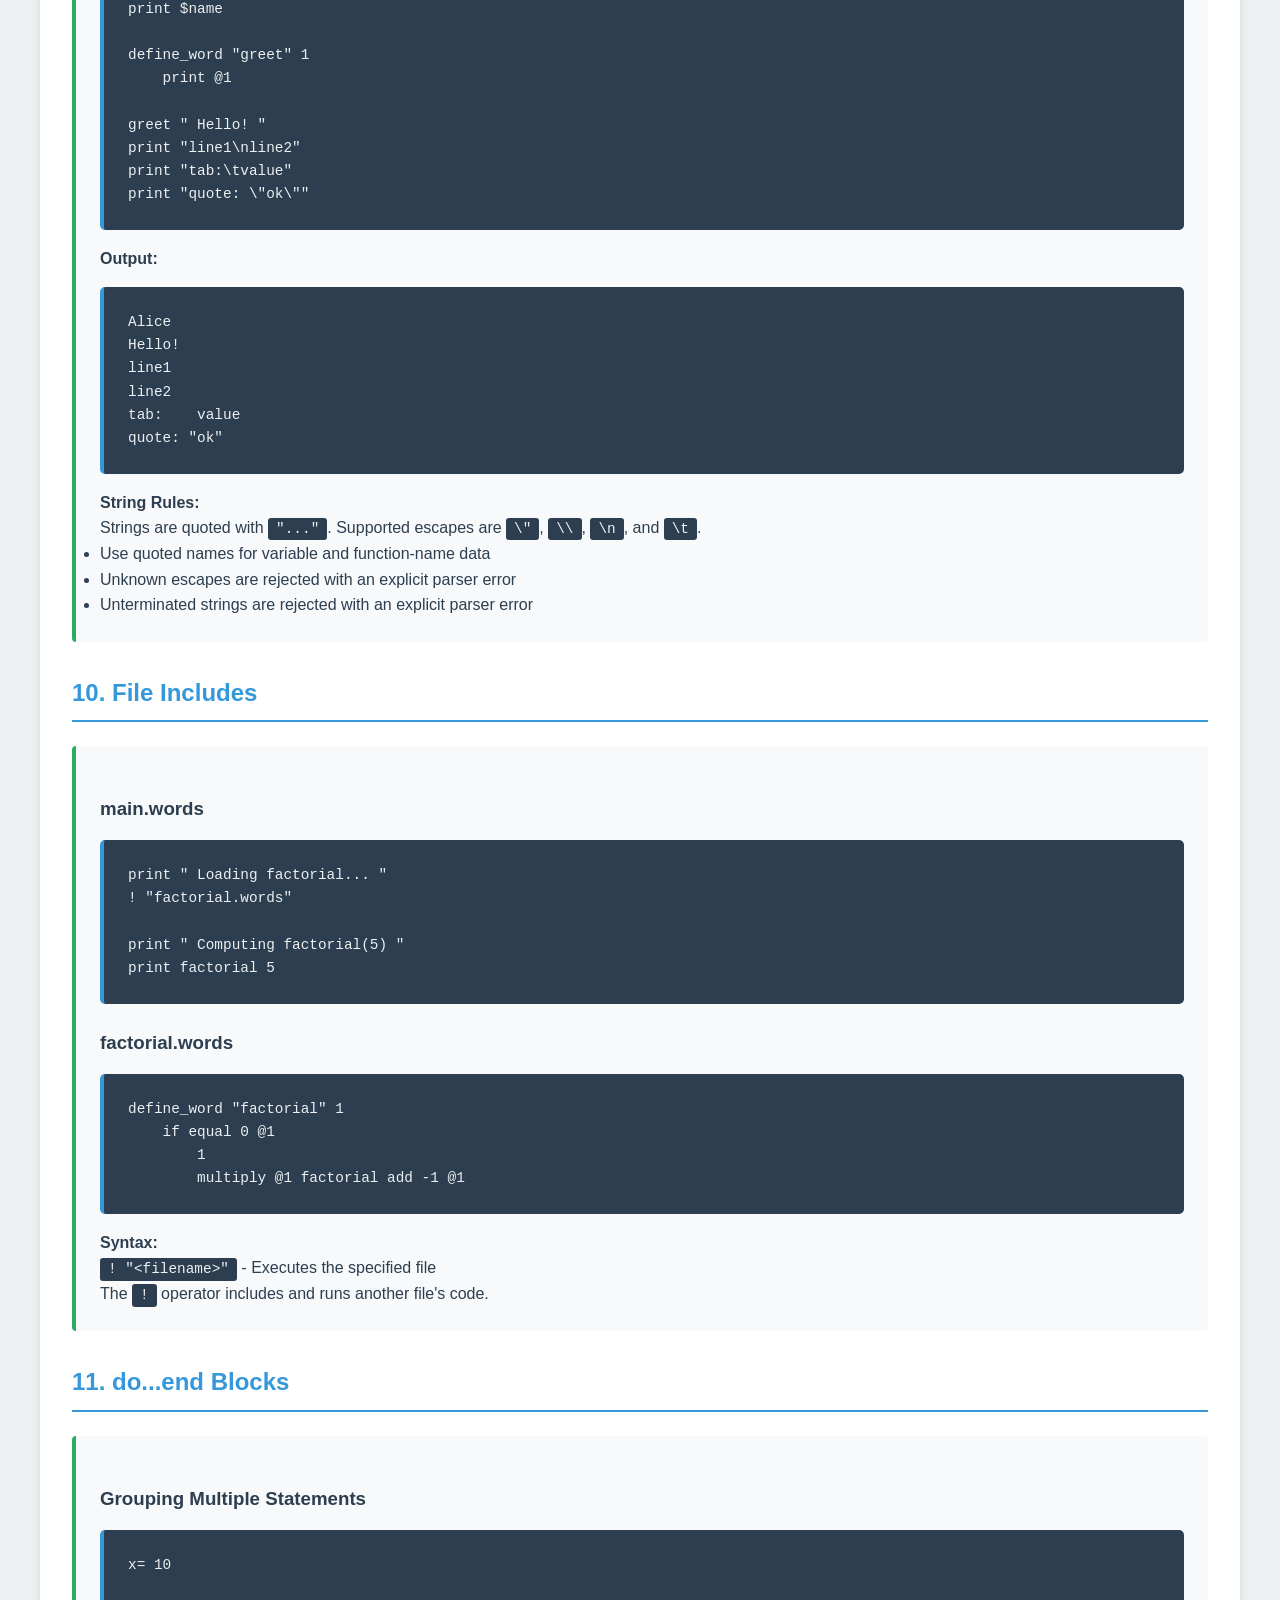
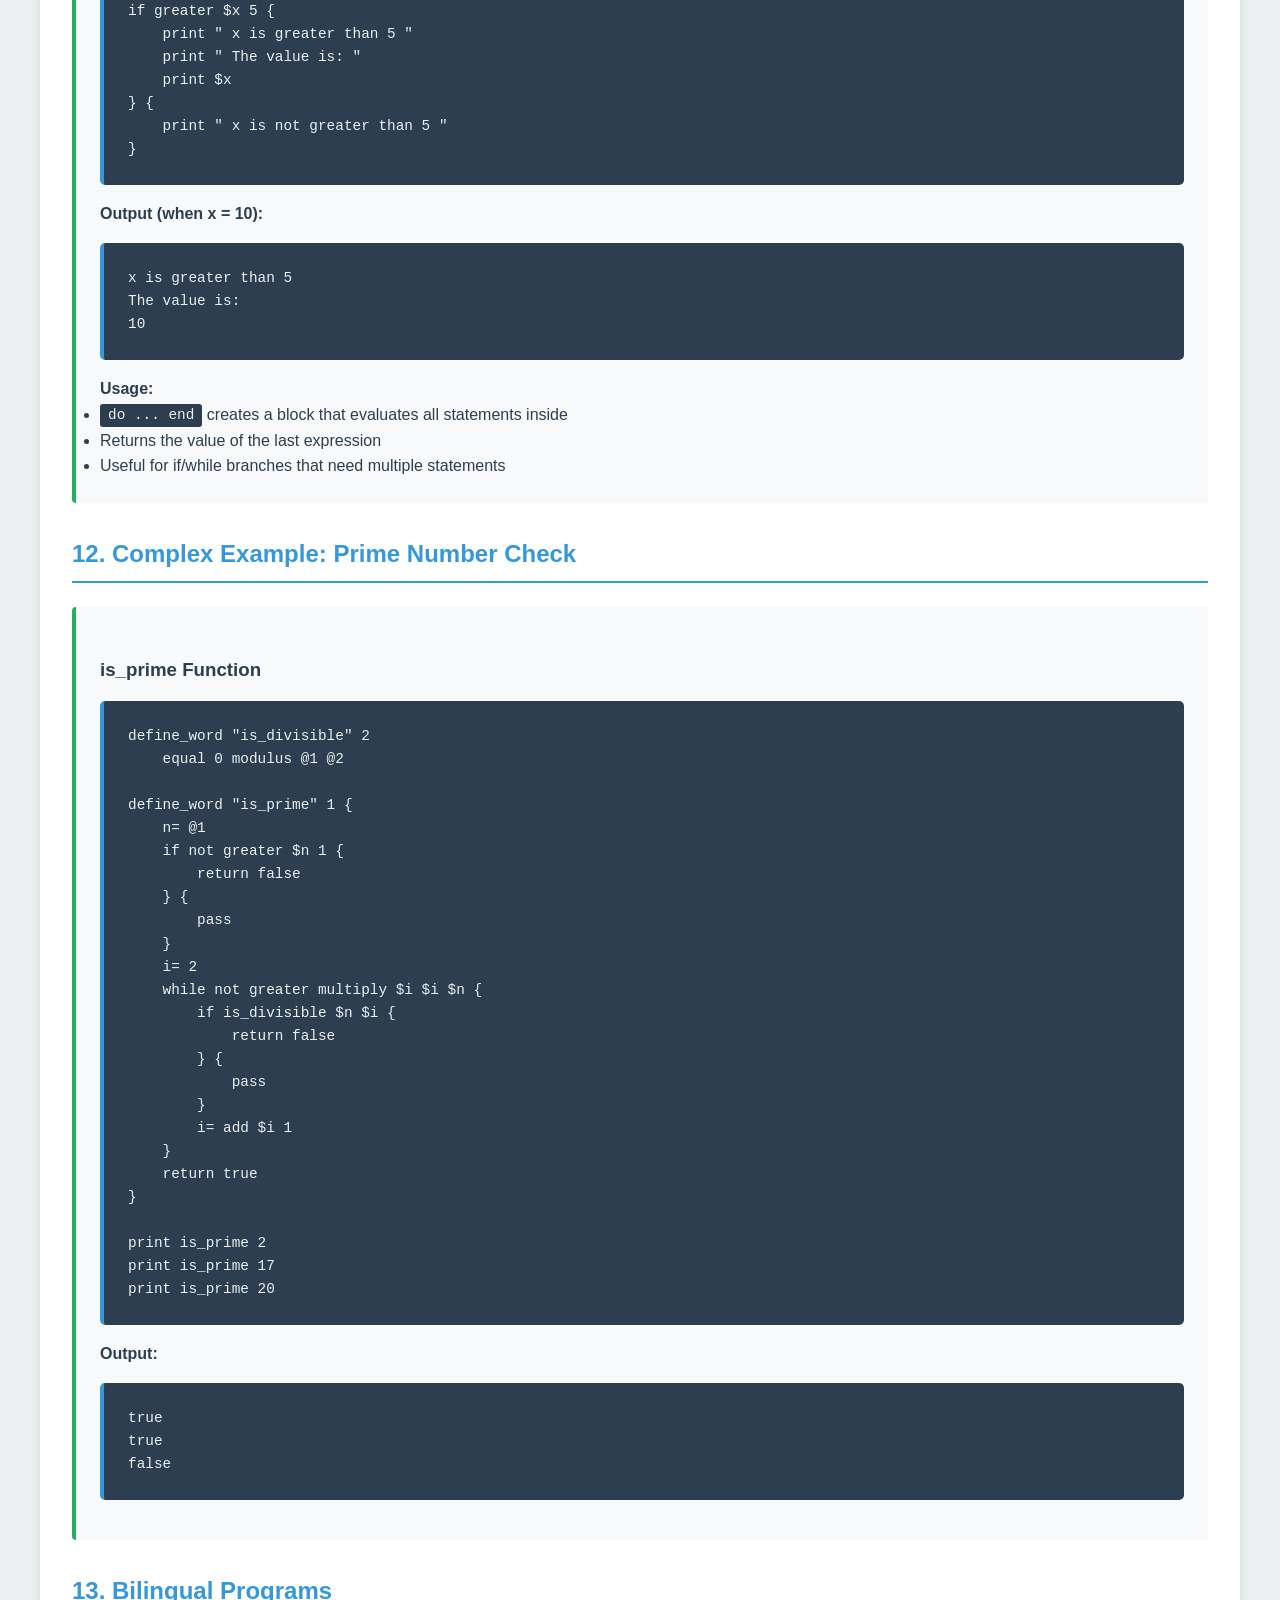
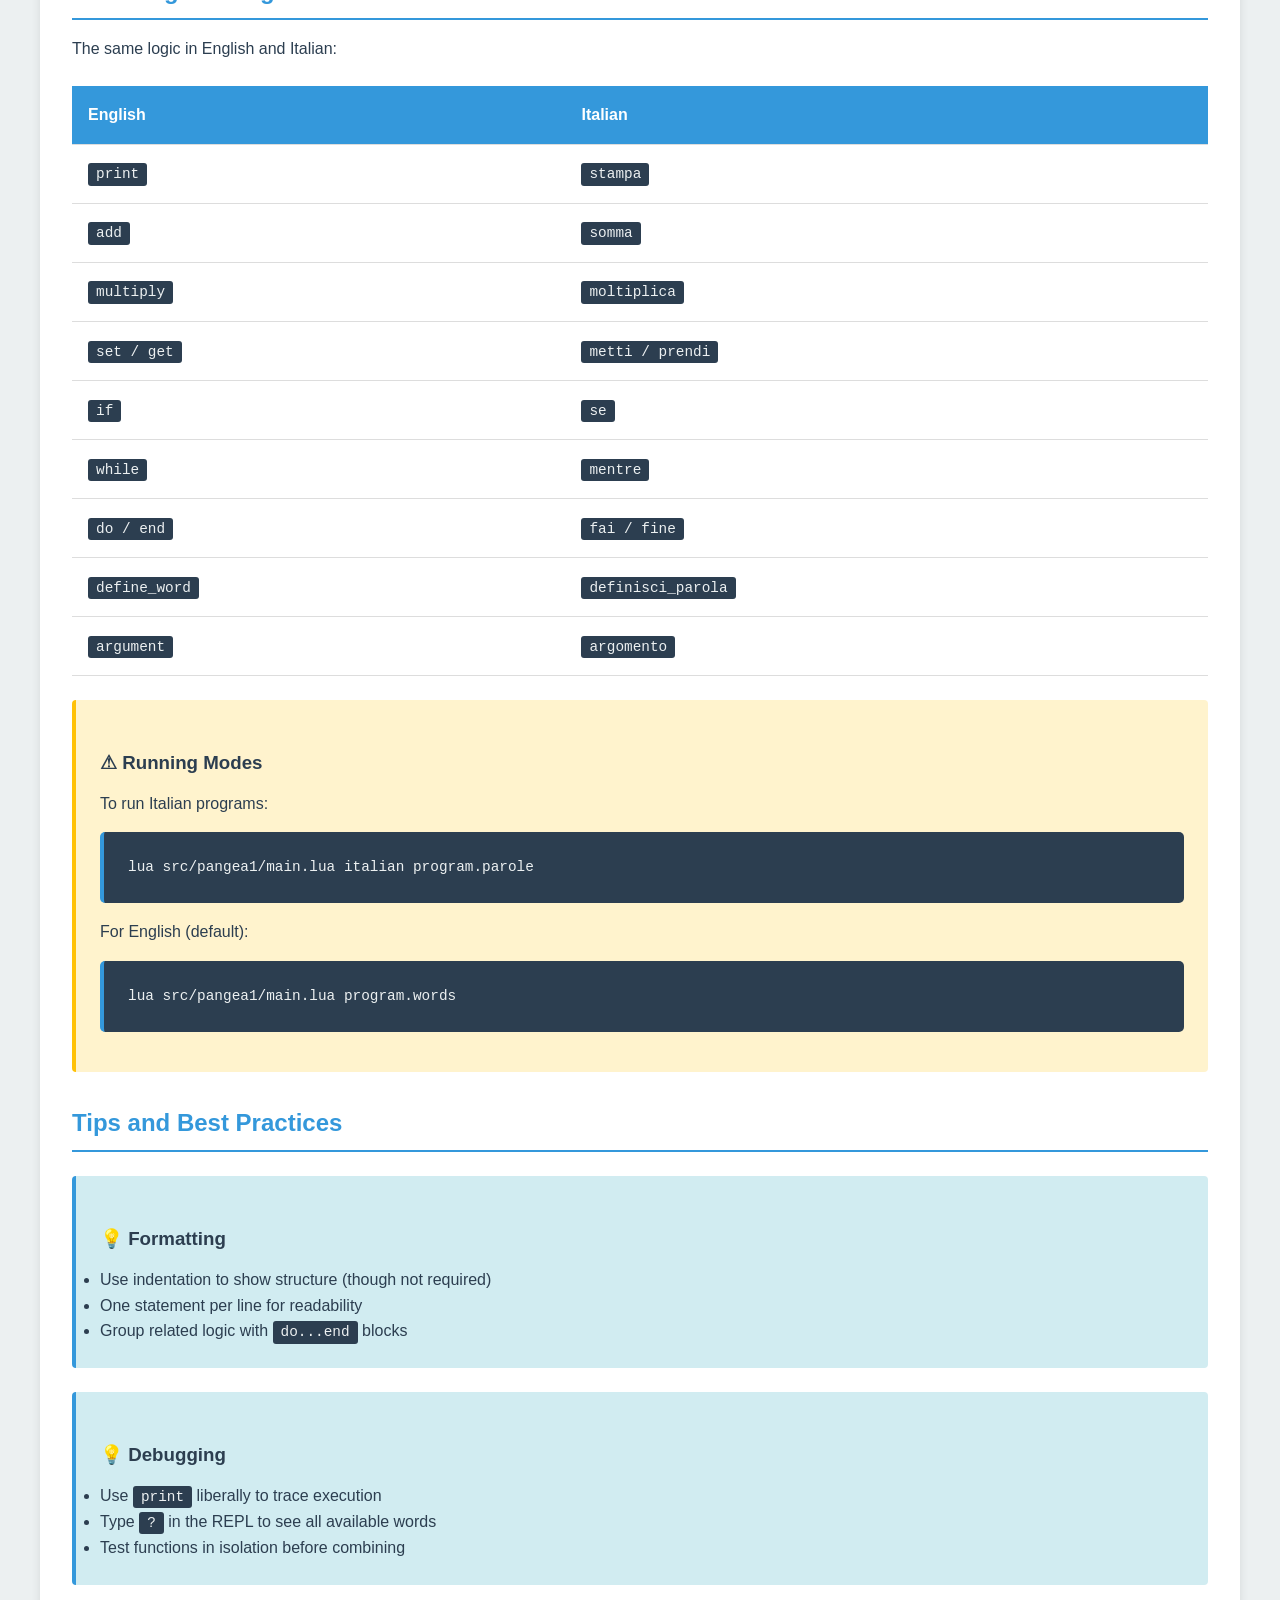
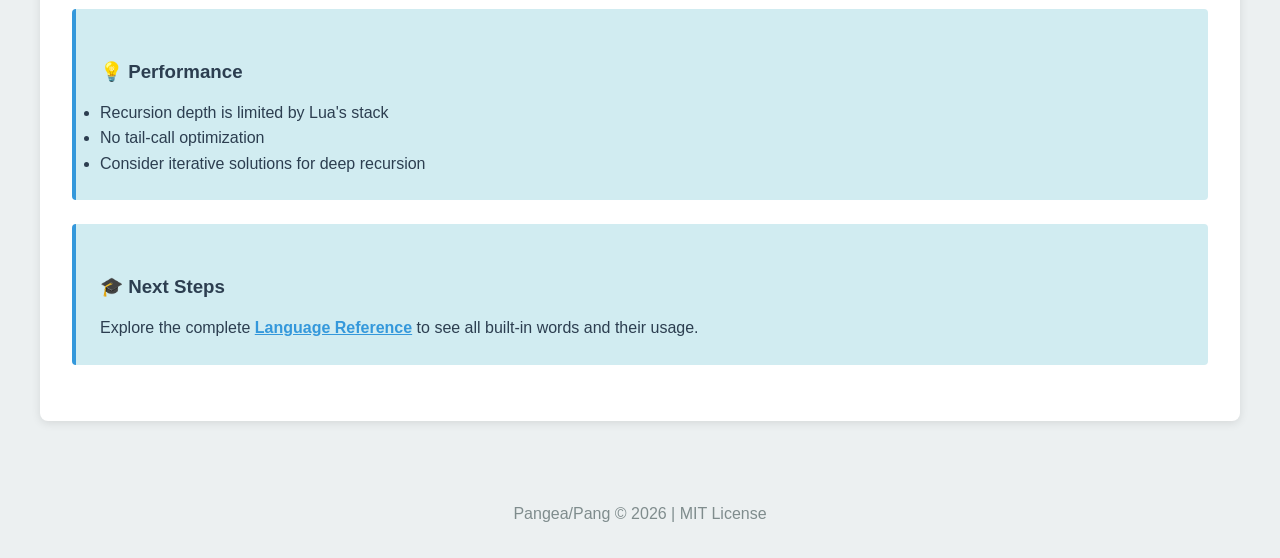
<file: docs/examples.html>
<!doctype html>
<html lang="en">
  <head>
    <meta charset="UTF-8" />
    <meta name="viewport" content="width=device-width, initial-scale=1.0" />
    <title>Examples - Pangea Documentation</title>
    <link rel="stylesheet" href="css/style.css" />
  </head>

  <body>
    <header>
      <h1>🌍 Pangea / Pang</h1>
      <p>Practical Code Examples</p>
    </header>

    <nav>
      <ul>
        <li><a href="index.html">Home</a></li>
        <li><a href="polish-notation.html">Polish Notation</a></li>
        <li><a href="evaluation.html">Evaluation Mechanism</a></li>
        <li><a href="examples.html">Examples</a></li>
        <li><a href="reference.html">Language Reference</a></li>
      </ul>
    </nav>

    <main>
      <h2>Code Examples</h2>

      <p>
        Learn Pangea through practical examples, from simple arithmetic to
        recursive functions.
      </p>

      <h2>1. Hello World</h2>

      <div class="example-box">
        <h3>English Version</h3>
        <pre><code>print " Hello, World! "</code></pre>

        <h3>Italian Version</h3>
        <pre><code>stampa " Ciao, Mondo! "</code></pre>

        <h4>Output:</h4>
        <pre><code>Hello, World!</code></pre>
      </div>

      <h2>2. Simple Arithmetic</h2>

      <div class="example-box">
        <h3>Addition and Multiplication</h3>
        <pre><code>print add 5 6
print multiply 7 8
print add multiply 2 3 4</code></pre>

        <h4>Output:</h4>
        <pre><code>11
56
10</code></pre>

        <h4>Explanation:</h4>
        <ul>
          <li><code>add 5 6</code> → 5 + 6 = 11</li>
          <li><code>multiply 7 8</code> → 7 × 8 = 56</li>
          <li><code>add multiply 2 3 4</code> → (2 × 3) + 4 = 10</li>
        </ul>
      </div>

      <h2>3. Variables</h2>

      <div class="example-box">
        <h3>Setting and Getting Variables</h3>
        <pre><code>set "x" 10
set "y" 20
print get "x"
print add get "x" get "y"</code></pre>

        <h4>Output:</h4>
        <pre><code>10
30</code></pre>

        <h4>How it works:</h4>
        <ul>
          <li><code>set "x" 10</code> - Stores 10 in variable x</li>
          <li><code>get "x"</code> - Retrieves the value of x</li>
          <li>Variables are scoped to the current function/context</li>
        </ul>
      </div>

      <div class="example-box">
        <h3>Variable Syntax Sugar ($name and name=)</h3>
        <pre><code>x= 10
print $x
y= add $x 5
print $y</code></pre>

        <h4>Output:</h4>
        <pre><code>10
15</code></pre>

        <h4>How it works:</h4>
        <ul>
          <li><code>x= 10</code> - Shorthand for <code>set "x" 10</code></li>
          <li><code>$x</code> - Shorthand for <code>get "x"</code></li>
          <li>Works identically in Italian (<code>metti</code>/<code>prendi</code>)</li>
        </ul>
      </div>

      <h2>4. Conditional Logic (if)</h2>

      <div class="example-box">
        <h3>Simple If Statement</h3>
        <pre><code>x= 15
if greater $x 10
    print " x is greater than 10 "
    print " x is not greater than 10 "</code></pre>

        <h4>Output:</h4>
        <pre><code>x is greater than 10</code></pre>

        <h4>Syntax:</h4>
        <code
          >if &lt;condition&gt; &lt;then-branch&gt; &lt;else-branch&gt;</code
        >

        <p>
          The <code>if</code> word takes exactly 3 arguments. Both branches are
          expressions that get evaluated only if selected.
        </p>
      </div>

      <h2>5. Loops (while)</h2>

      <div class="example-box">
        <h3>Count to 5</h3>
        <pre><code>i= 1
while not greater $i 5 {
    print $i
    i= add $i 1
}</code></pre>

        <h4>Output:</h4>
        <pre><code>1
2
3
4
5</code></pre>

        <h4>Explanation:</h4>
        <ul>
          <li>
            <code>while &lt;condition&gt; &lt;body&gt;</code> - Executes body
            while condition is true
          </li>
          <li><code>do ... end</code> - Groups multiple statements</li>
          <li>Loop continues while i ≤ 5</li>
        </ul>
      </div>

      <h2>6. FizzBuzz</h2>

      <div class="example-box">
        <h3>Classic FizzBuzz (English)</h3>
        <pre><code>i= 1
while not greater $i 20 {
    if equal 0 modulus $i 15
        print " FizzBuzz "
        if equal 0 modulus $i 3
            print " Fizz "
            if equal 0 modulus $i 5
                print " Buzz "
                print $i
    i= add $i 1
}</code></pre>

        <h4>Sample Output:</h4>
        <pre><code>1
2
Fizz
4
Buzz
Fizz
7
8
Fizz
Buzz
11
Fizz
13
14
FizzBuzz
16
17
Fizz
19
Buzz</code></pre>
      </div>

      <div class="example-box">
        <h3>FizzBuzz in Italian</h3>
        <pre><code>metti "i" 1
mentre non maggiore prendi "i" 20 fai
    se uguale 0 modulo prendi "i" 15
        stampa " FizzBuzz ... multiplo di 15 "
        se uguale 0 modulo prendi "i" 3
            stampa " Fizz ... multiplo di 3 "
            se uguale 0 modulo prendi "i" 5
                stampa " Buzz ... multiplo di 5 "
                stampa prendi "i"
    metti "i" somma prendi "i" 1
fine</code></pre>
      </div>

      <h2>7. User-Defined Functions</h2>

      <div class="example-box">
        <h3>Square Function</h3>
        <pre><code>define_word "square" 1
    multiply @1 @1

print square 5
print square 12</code></pre>

        <h4>Output:</h4>
        <pre><code>25
144</code></pre>

        <h4>Syntax Breakdown:</h4>
        <ul>
          <li>
            <code>define_word &lt;name&gt; &lt;arity&gt; &lt;body&gt;</code>
          </li>
          <li><code>square</code> - Function name</li>
          <li><code>1</code> - Takes one argument</li>
          <li><code>multiply @1 @1</code> - Function body</li>
          <li><code>argument N</code> - Accesses the Nth parameter</li>
        </ul>
      </div>

      <h2>8. Recursive Functions</h2>

      <div class="example-box">
        <h3>Factorial</h3>
        <pre><code>define_word "factorial" 1
    if equal 0 @1
        1
        multiply @1 factorial add -1 @1

print factorial 0
print factorial 4
print factorial 5</code></pre>

        <h4>Output:</h4>
        <pre><code>1
24
120</code></pre>

        <h4>How Recursion Works:</h4>
        <ul>
          <li>Base case: <code>if equal 0 @1</code> → return 1</li>
          <li>Recursive case: <code>n × factorial(n - 1)</code></li>
          <li>Example: factorial(4) = 4 × 3 × 2 × 1 = 24</li>
        </ul>
      </div>

      <div class="example-box">
        <h3>Fibonacci</h3>
        <pre><code>define_word "fib" 1
    if not greater @1 1
        @1
        add fib add -1 @1 fib add -2 @1

print fib 0
print fib 1
print fib 5
print fib 10</code></pre>

        <h4>Output:</h4>
        <pre><code>0
1
5
55</code></pre>
      </div>

      <h2>9. String Literals</h2>

      <div class="example-box">
        <h3>Quoted Literals with Escapes</h3>
        <pre><code>name= "Alice"
print $name

define_word "greet" 1
    print @1

greet " Hello! "
print "line1\nline2"
print "tab:\tvalue"
print "quote: \"ok\""</code></pre>

        <h4>Output:</h4>
        <pre><code>Alice
Hello!
line1
line2
tab:    value
quote: "ok"</code></pre>

        <h4>String Rules:</h4>
        <p>
          Strings are quoted with <code>"..."</code>. Supported escapes are
          <code>\"</code>, <code>\\</code>, <code>\n</code>, and
          <code>\t</code>.
        </p>
        <ul>
          <li>Use quoted names for variable and function-name data</li>
          <li>Unknown escapes are rejected with an explicit parser error</li>
          <li>
            Unterminated strings are rejected with an explicit parser error
          </li>
        </ul>
      </div>

      <h2>10. File Includes</h2>

      <div class="example-box">
        <h3>main.words</h3>
        <pre><code>print " Loading factorial... "
! "factorial.words"

print " Computing factorial(5) "
print factorial 5</code></pre>

        <h3>factorial.words</h3>
        <pre><code>define_word "factorial" 1
    if equal 0 @1
        1
        multiply @1 factorial add -1 @1</code></pre>

        <h4>Syntax:</h4>
        <p><code>! "&lt;filename&gt;"</code> - Executes the specified file</p>
        <p>
          The <code>!</code> operator includes and runs another file's code.
        </p>
      </div>

      <h2>11. do...end Blocks</h2>

      <div class="example-box">
        <h3>Grouping Multiple Statements</h3>
        <pre><code>x= 10

if greater $x 5 {
    print " x is greater than 5 "
    print " The value is: "
    print $x
} {
    print " x is not greater than 5 "
}</code></pre>

        <h4>Output (when x = 10):</h4>
        <pre><code>x is greater than 5
The value is:
10</code></pre>

        <h4>Usage:</h4>
        <ul>
          <li>
            <code>do ... end</code> creates a block that evaluates all
            statements inside
          </li>
          <li>Returns the value of the last expression</li>
          <li>Useful for if/while branches that need multiple statements</li>
        </ul>
      </div>

      <h2>12. Complex Example: Prime Number Check</h2>

      <div class="example-box">
        <h3>is_prime Function</h3>
        <pre><code>define_word "is_divisible" 2
    equal 0 modulus @1 @2

define_word "is_prime" 1 {
    n= @1
    if not greater $n 1 {
        return false
    } {
        pass
    }
    i= 2
    while not greater multiply $i $i $n {
        if is_divisible $n $i {
            return false
        } {
            pass
        }
        i= add $i 1
    }
    return true
}

print is_prime 2
print is_prime 17
print is_prime 20</code></pre>

        <h4>Output:</h4>
        <pre><code>true
true
false</code></pre>
      </div>

      <h2>13. Bilingual Programs</h2>

      <p>The same logic in English and Italian:</p>

      <table>
        <thead>
          <tr>
            <th>English</th>
            <th>Italian</th>
          </tr>
        </thead>
        <tbody>
          <tr>
            <td><code>print</code></td>
            <td><code>stampa</code></td>
          </tr>
          <tr>
            <td><code>add</code></td>
            <td><code>somma</code></td>
          </tr>
          <tr>
            <td><code>multiply</code></td>
            <td><code>moltiplica</code></td>
          </tr>
          <tr>
            <td><code>set / get</code></td>
            <td><code>metti / prendi</code></td>
          </tr>
          <tr>
            <td><code>if</code></td>
            <td><code>se</code></td>
          </tr>
          <tr>
            <td><code>while</code></td>
            <td><code>mentre</code></td>
          </tr>
          <tr>
            <td><code>do / end</code></td>
            <td><code>fai / fine</code></td>
          </tr>
          <tr>
            <td><code>define_word</code></td>
            <td><code>definisci_parola</code></td>
          </tr>
          <tr>
            <td><code>argument</code></td>
            <td><code>argomento</code></td>
          </tr>
        </tbody>
      </table>

      <div class="warning-box">
        <h3>⚠ Running Modes</h3>
        <p>To run Italian programs:</p>
        <pre><code>lua src/pangea1/main.lua italian program.parole</code></pre>
        <p>For English (default):</p>
        <pre><code>lua src/pangea1/main.lua program.words</code></pre>
      </div>

      <h2>Tips and Best Practices</h2>

      <div class="info-box">
        <h3>💡 Formatting</h3>
        <ul>
          <li>Use indentation to show structure (though not required)</li>
          <li>One statement per line for readability</li>
          <li>Group related logic with <code>do...end</code> blocks</li>
        </ul>
      </div>

      <div class="info-box">
        <h3>💡 Debugging</h3>
        <ul>
          <li>Use <code>print</code> liberally to trace execution</li>
          <li>Type <code>?</code> in the REPL to see all available words</li>
          <li>Test functions in isolation before combining</li>
        </ul>
      </div>

      <div class="info-box">
        <h3>💡 Performance</h3>
        <ul>
          <li>Recursion depth is limited by Lua's stack</li>
          <li>No tail-call optimization</li>
          <li>Consider iterative solutions for deep recursion</li>
        </ul>
      </div>

      <div class="info-box">
        <h3>🎓 Next Steps</h3>
        <p>
          Explore the complete
          <a href="reference.html" style="color: var(--secondary-color)"
            ><strong>Language Reference</strong></a
          >
          to see all built-in words and their usage.
        </p>
      </div>
    </main>

    <footer>
      <p>Pangea/Pang &copy; 2026 | MIT License</p>
    </footer>
  </body>
</html>
</file>
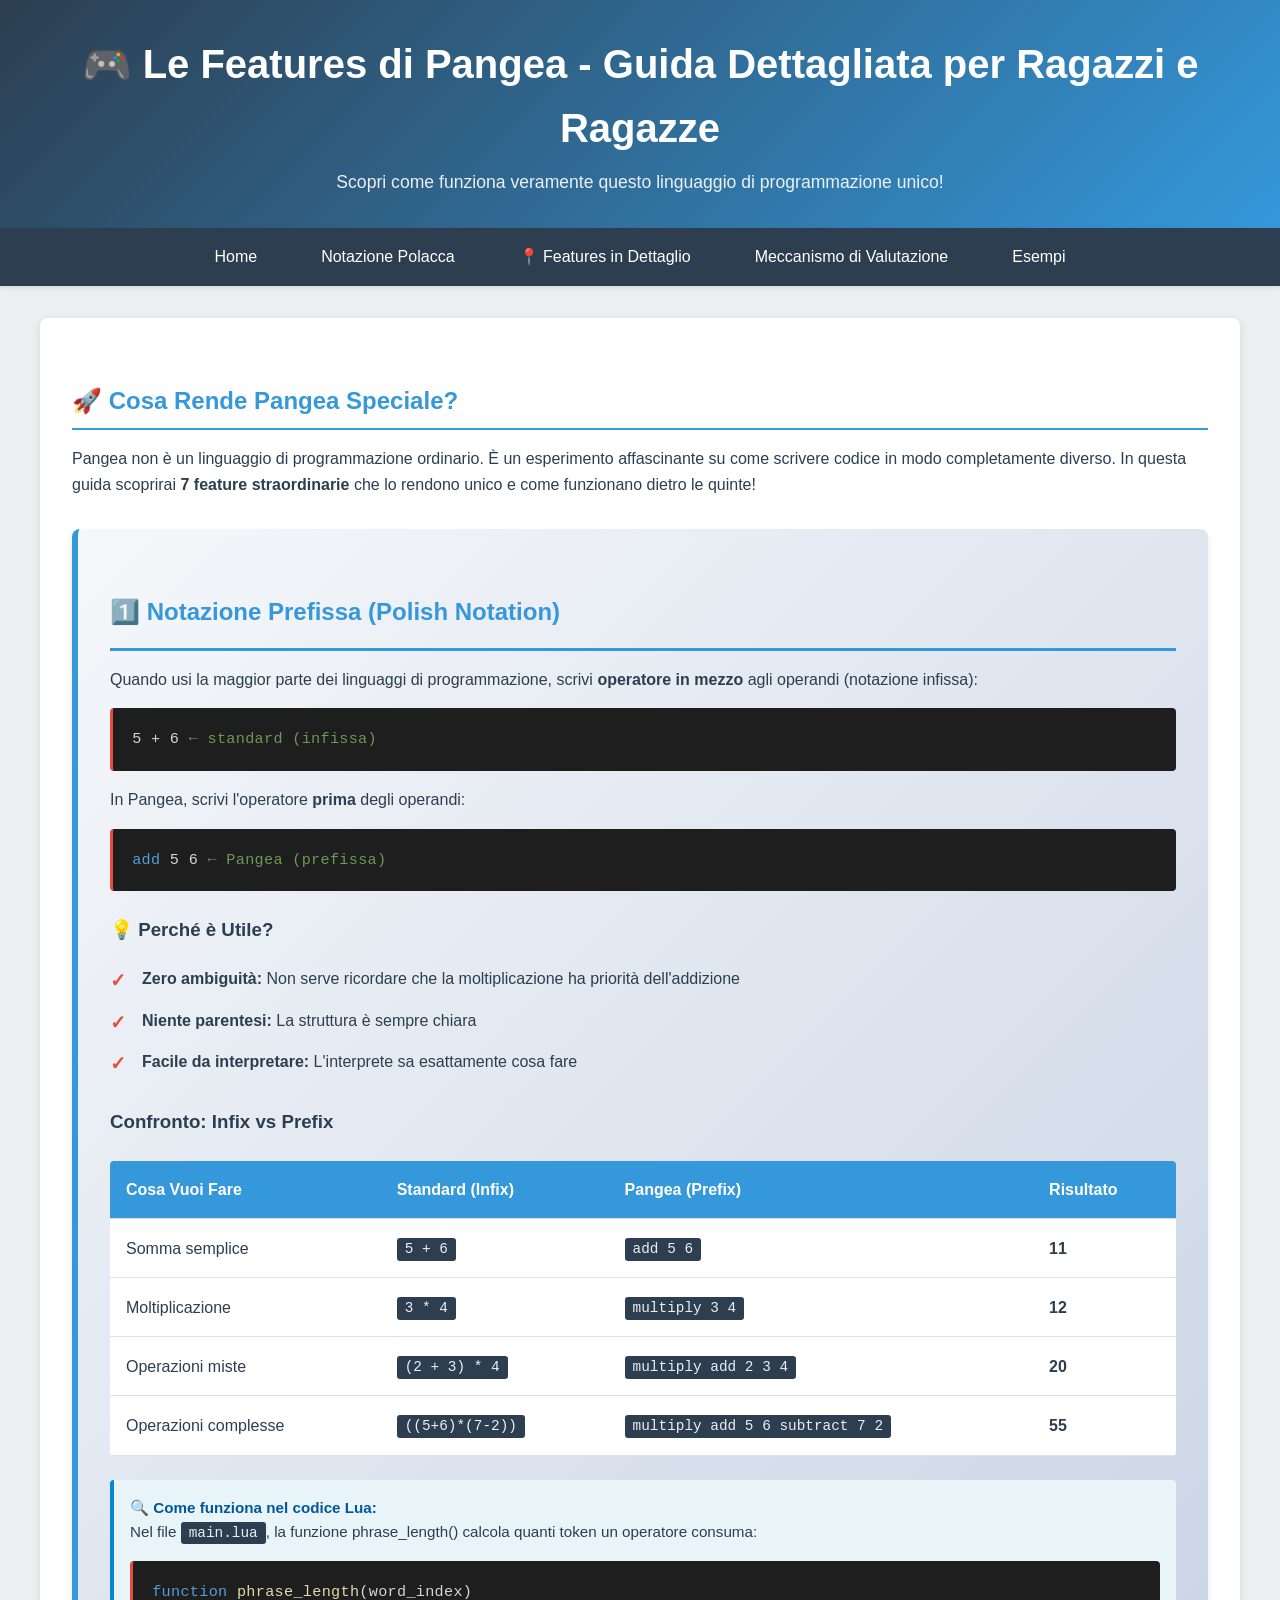
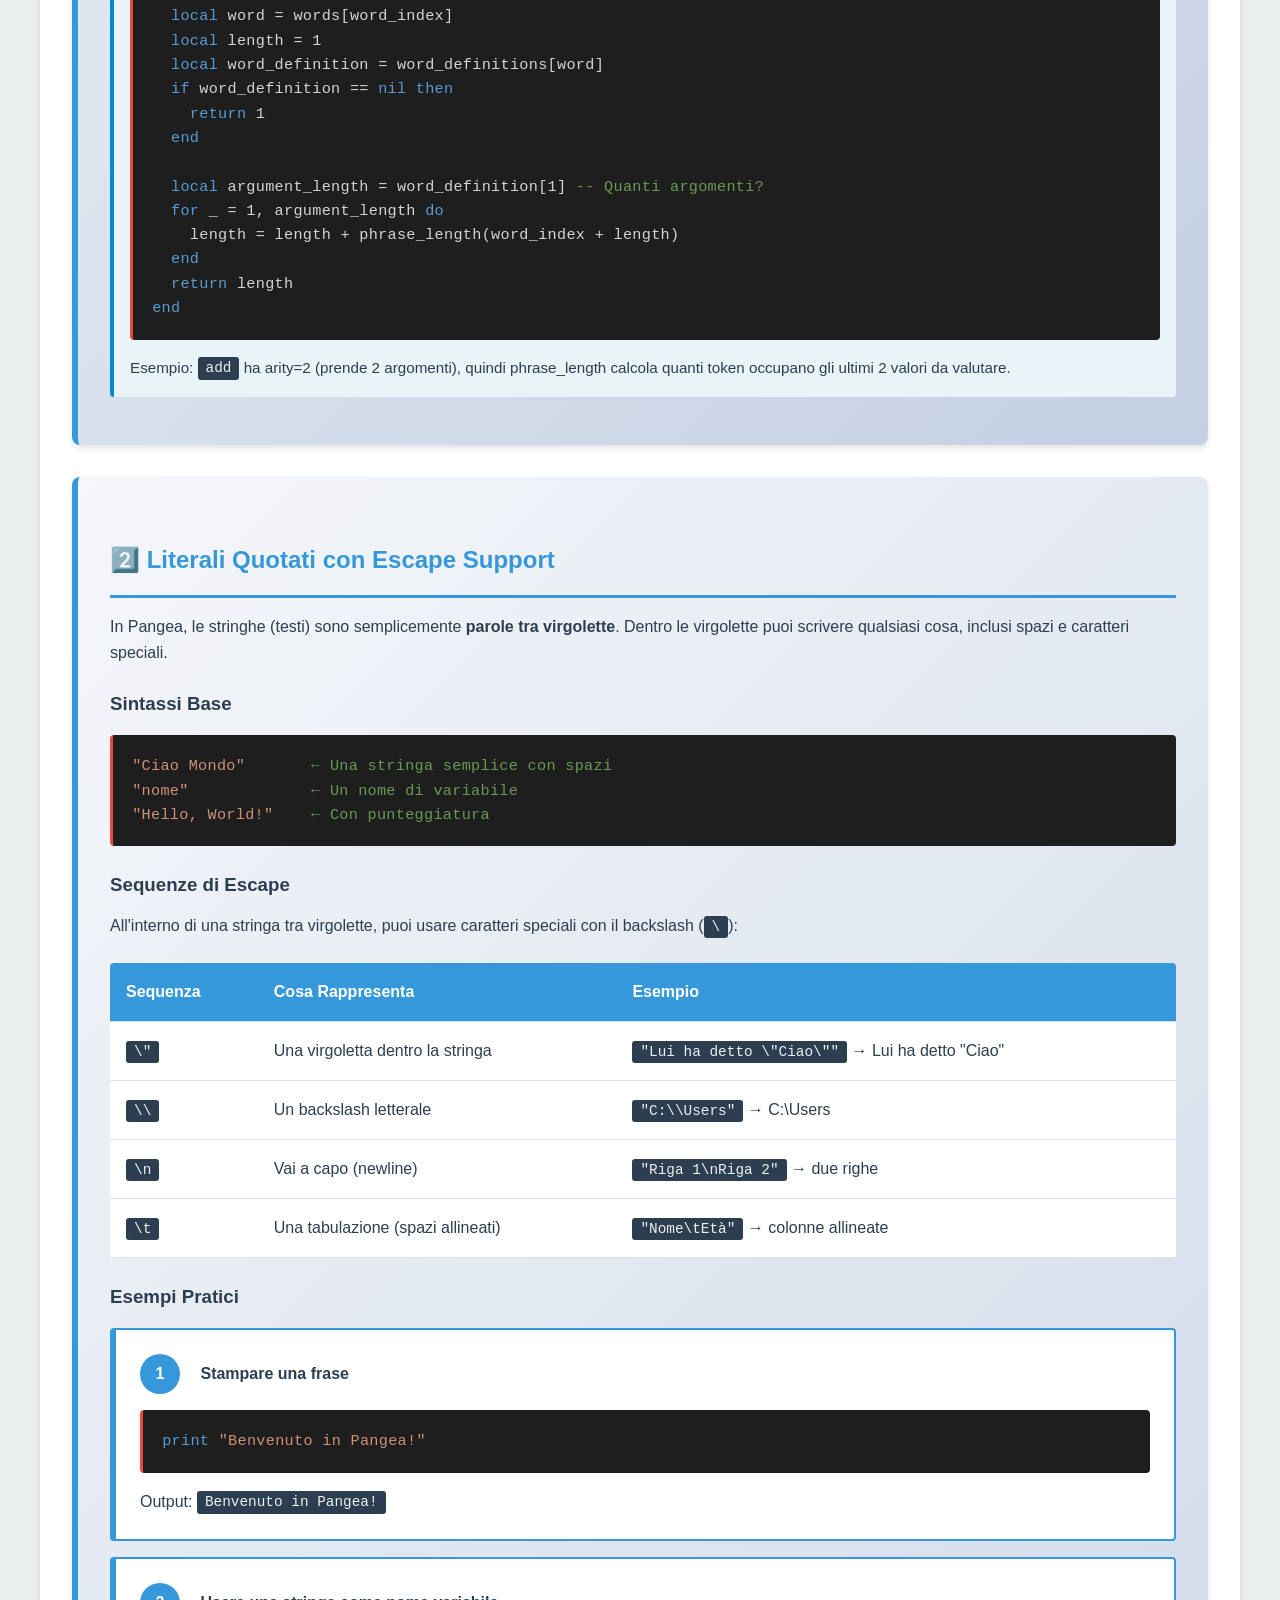
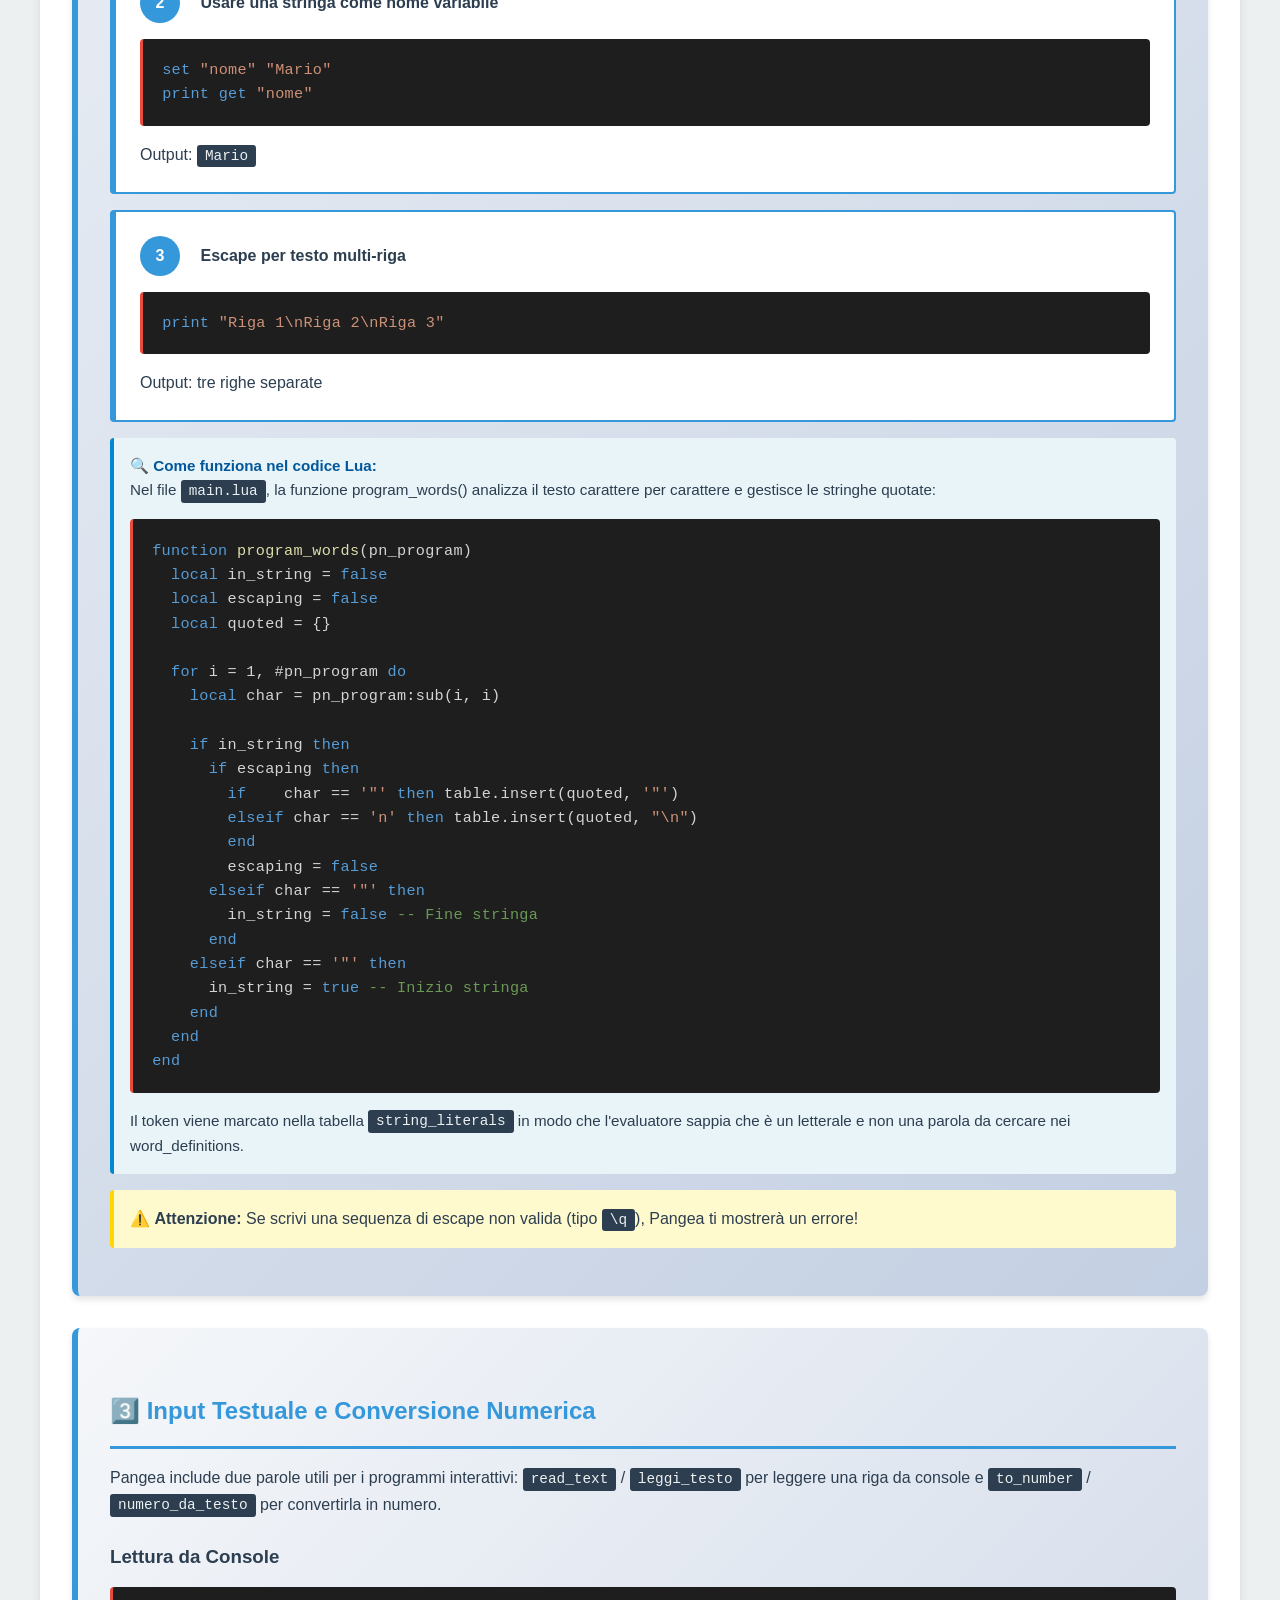
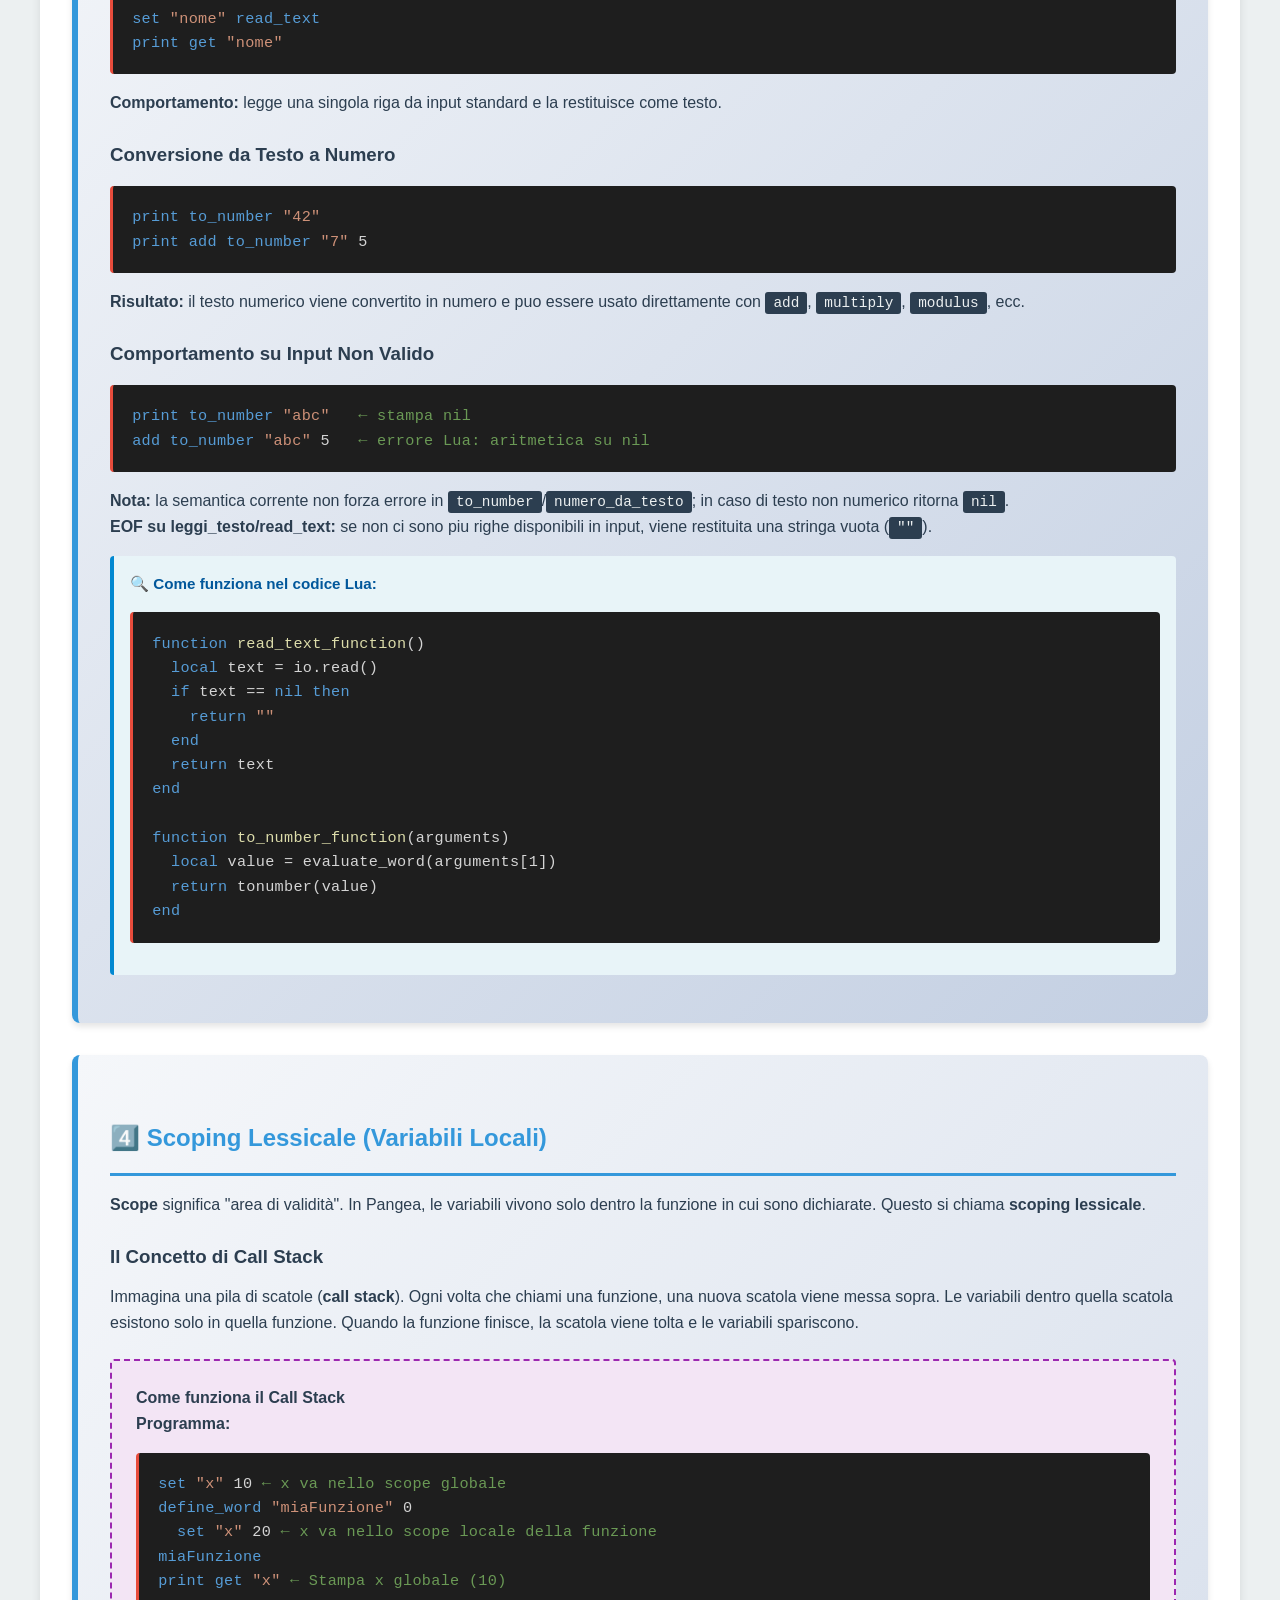
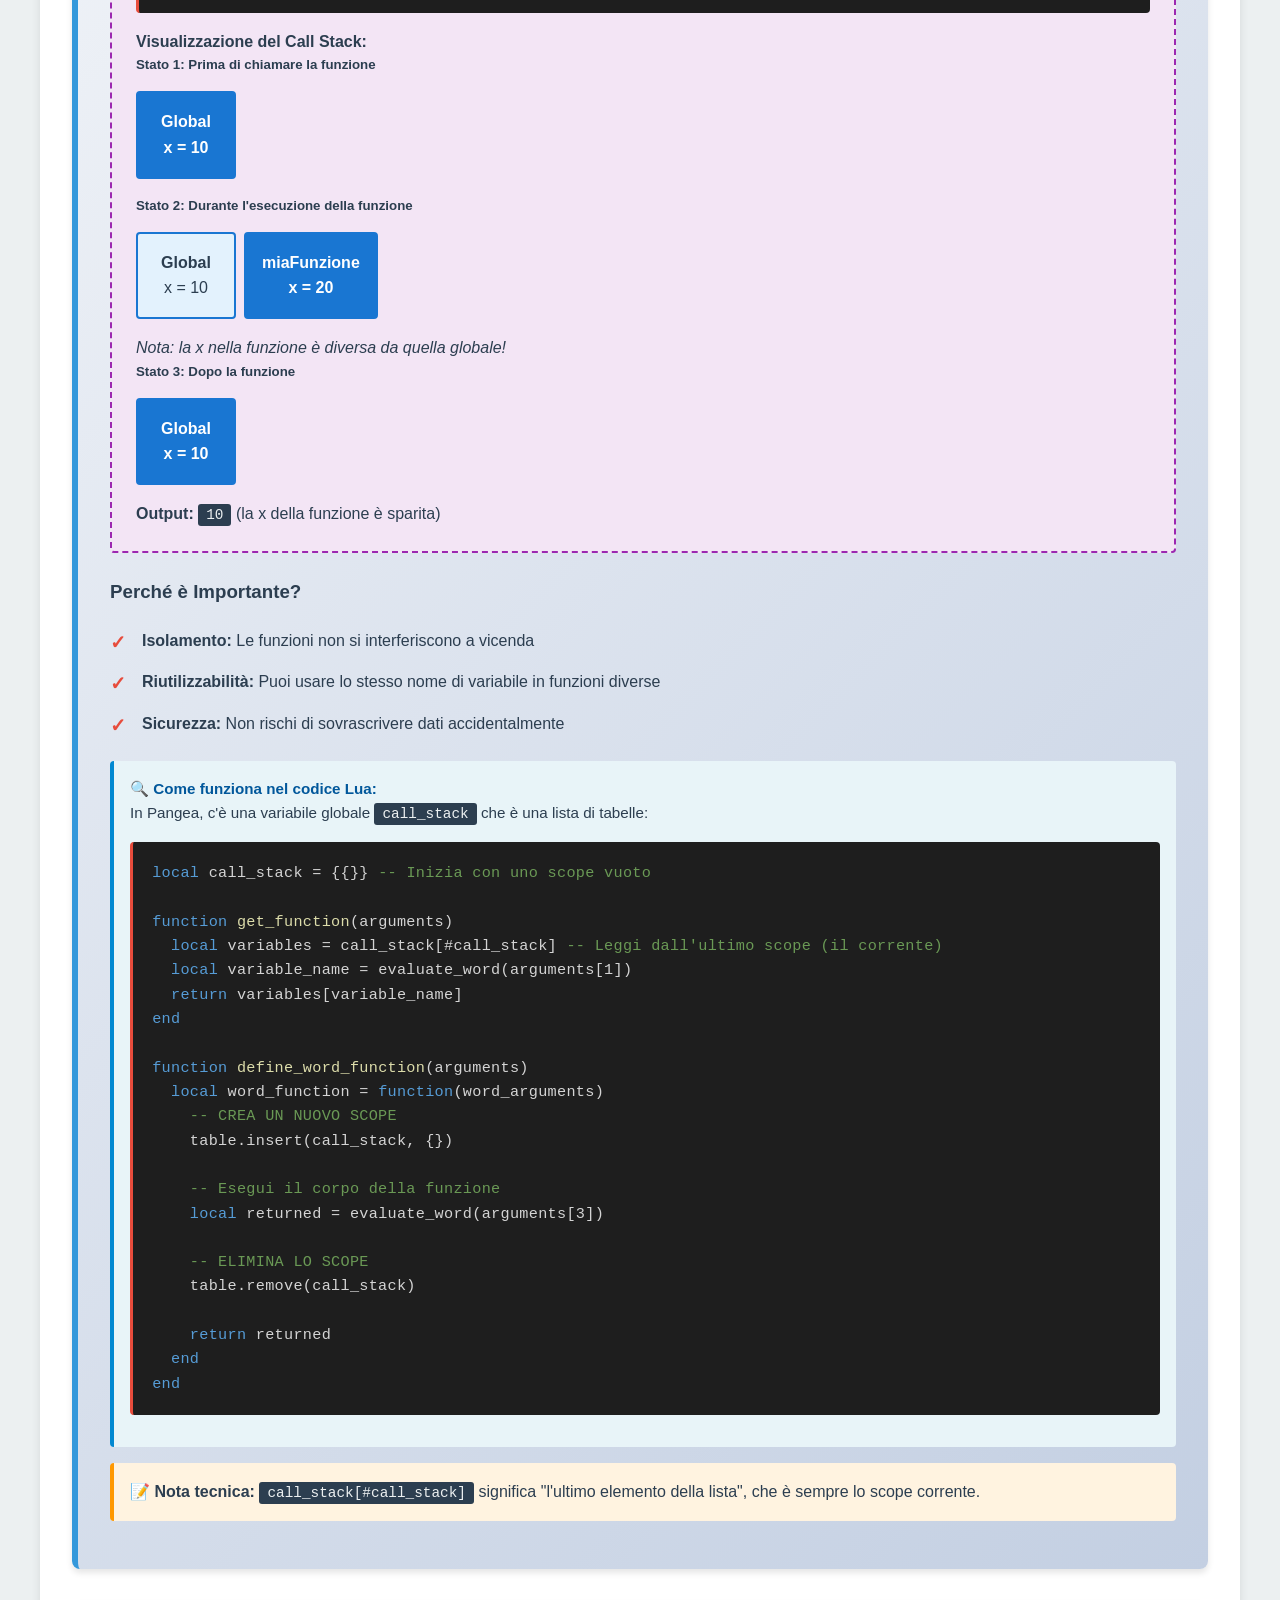
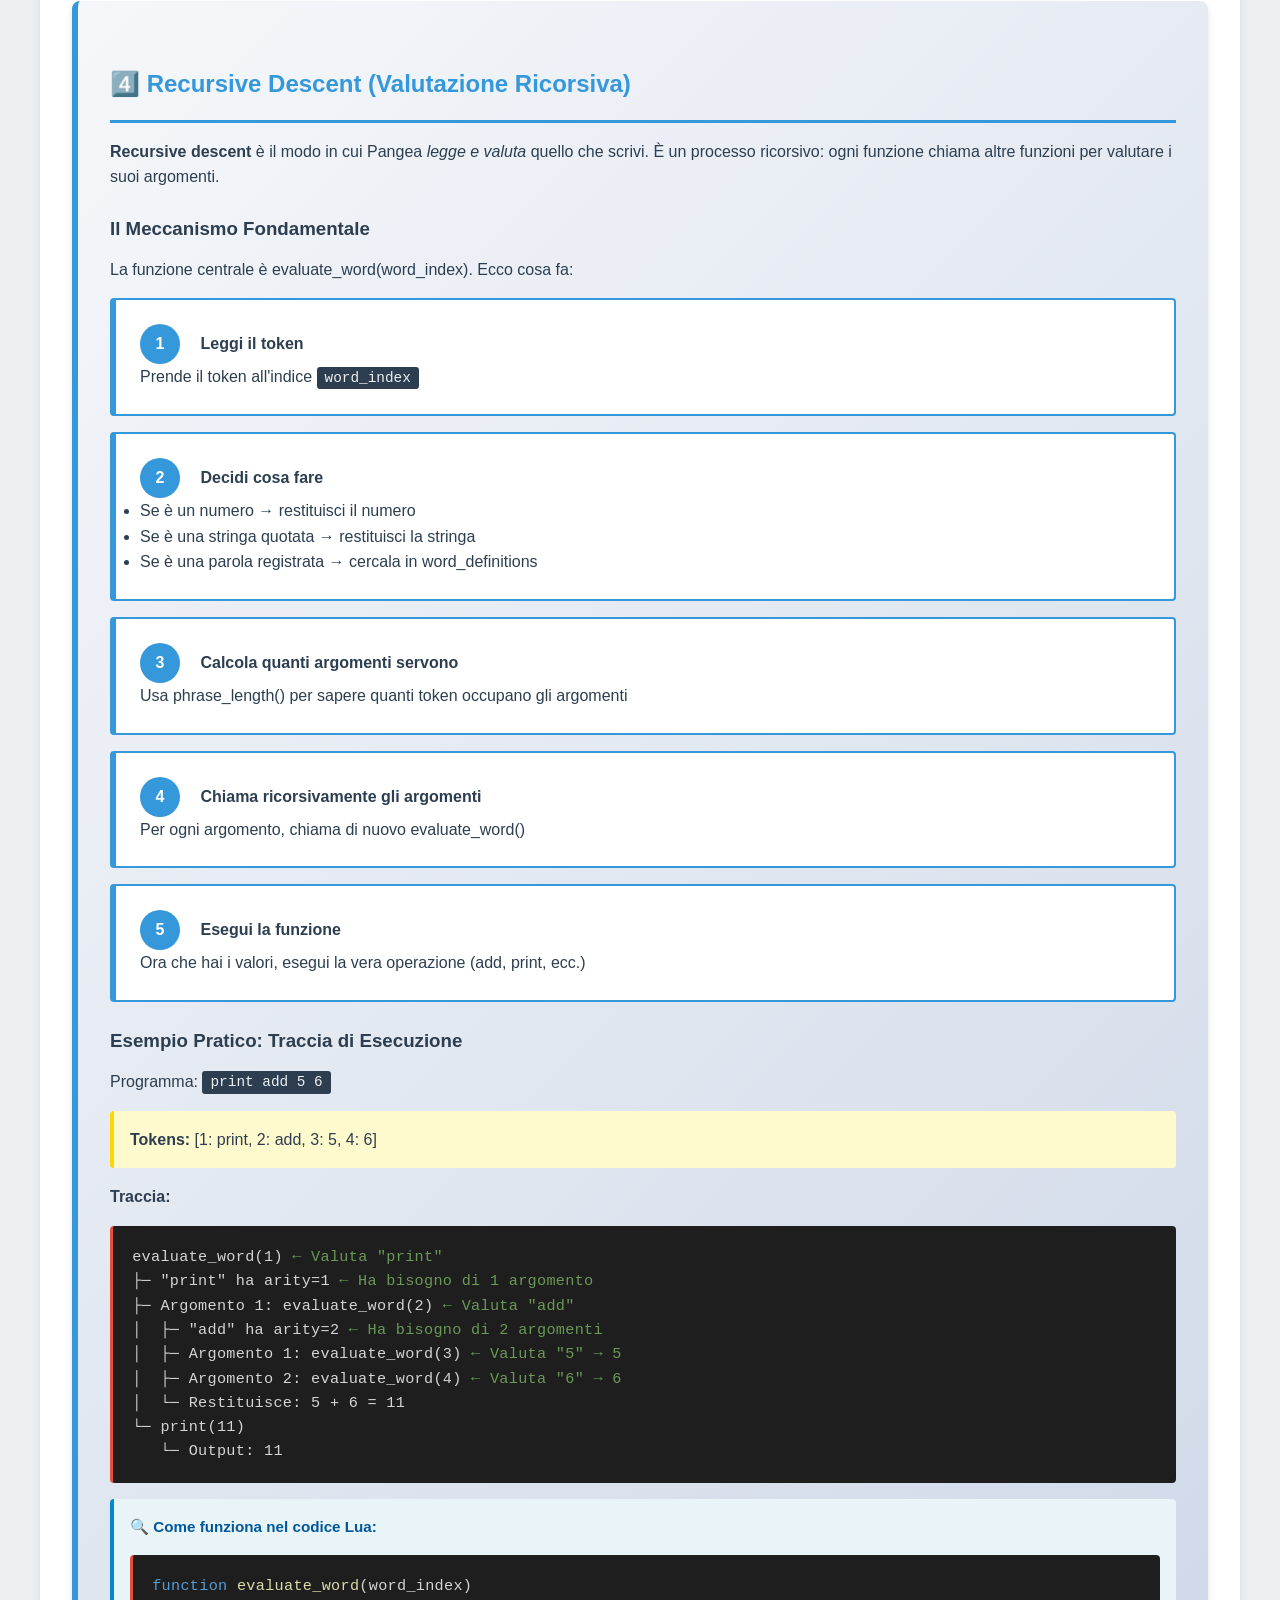
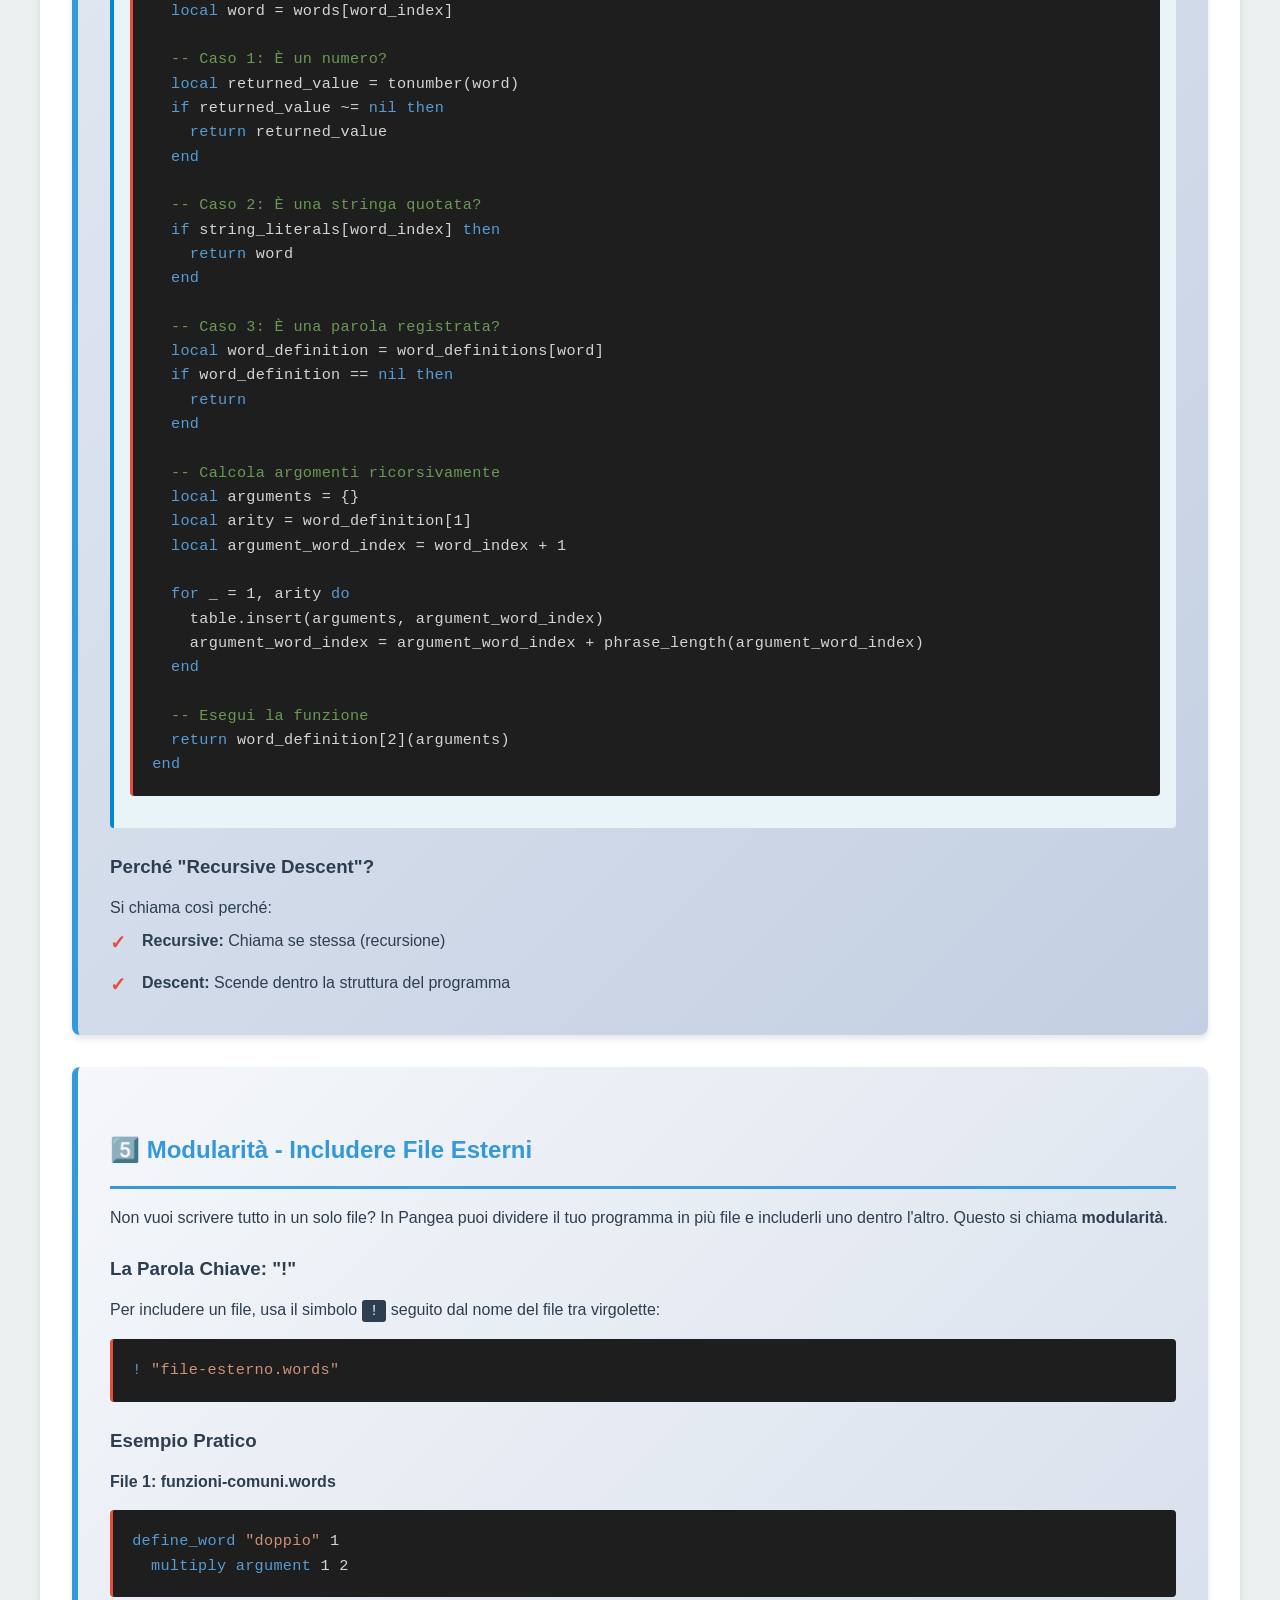
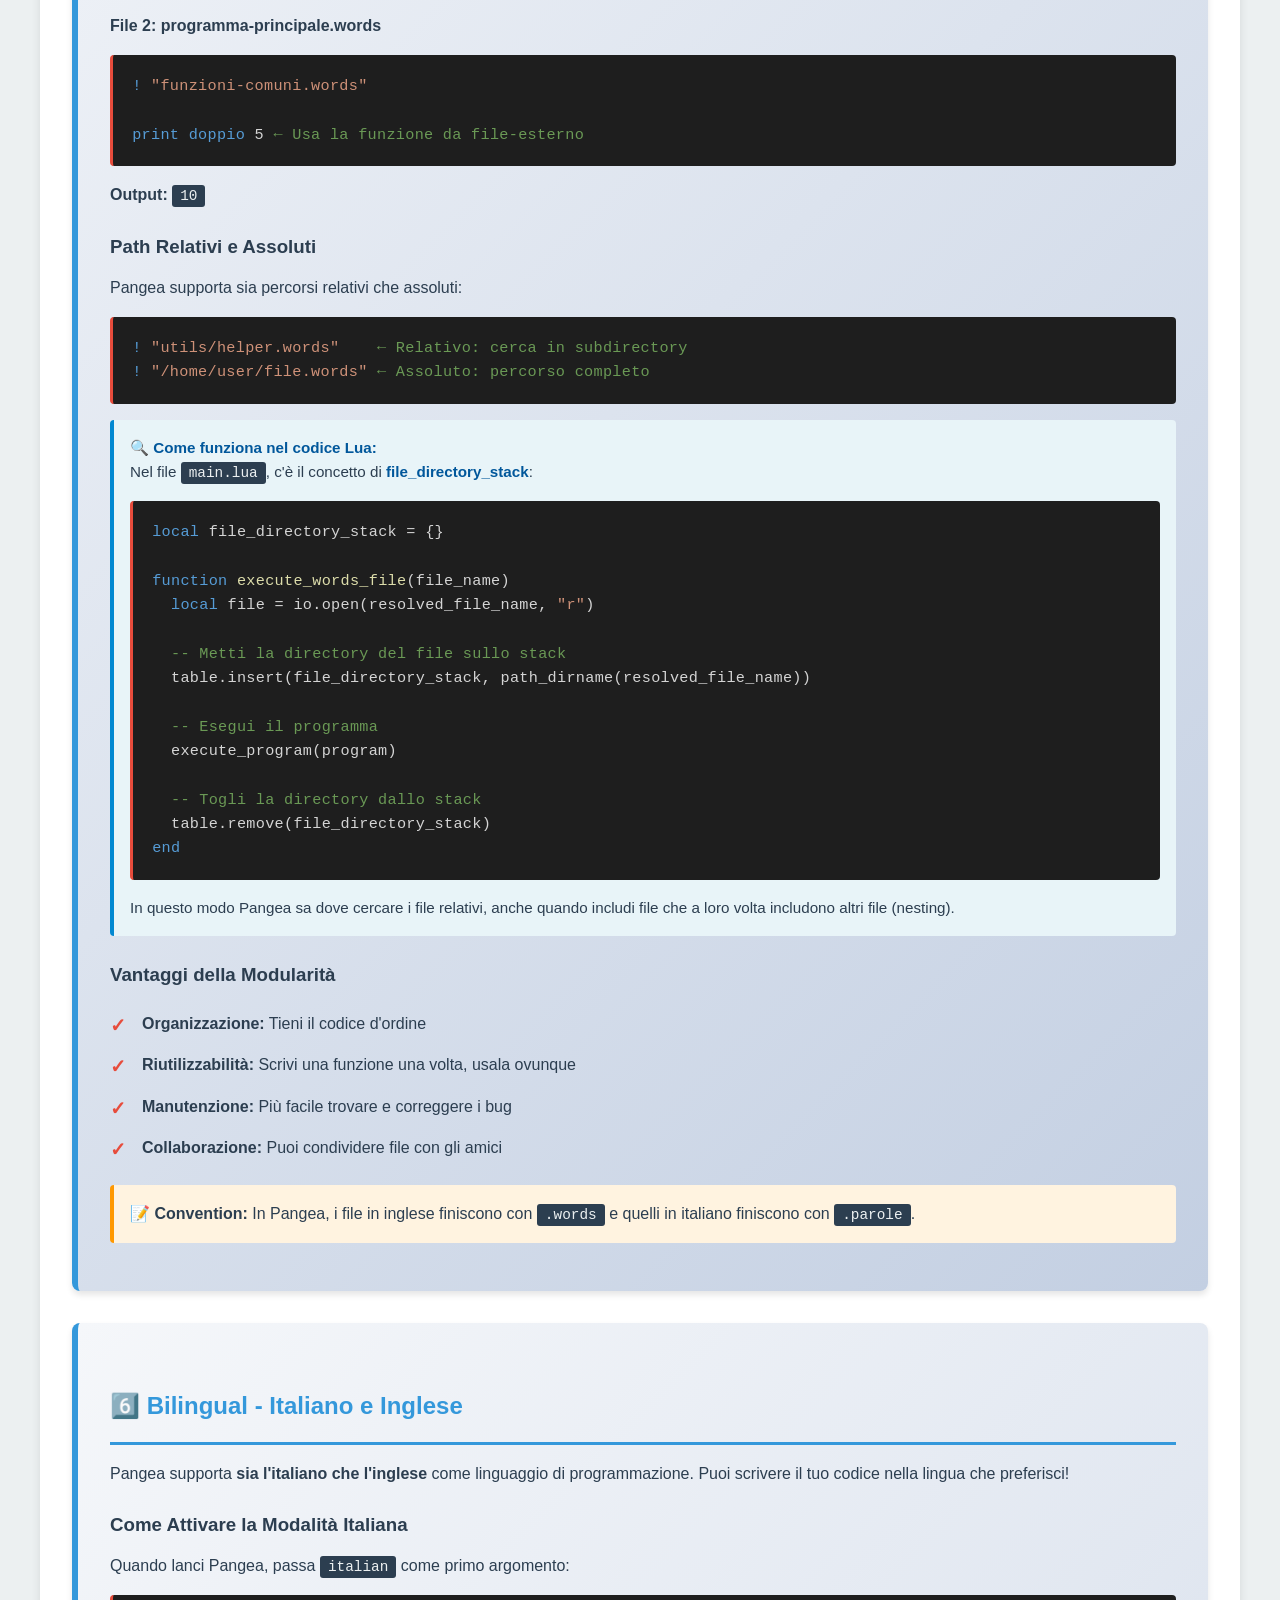
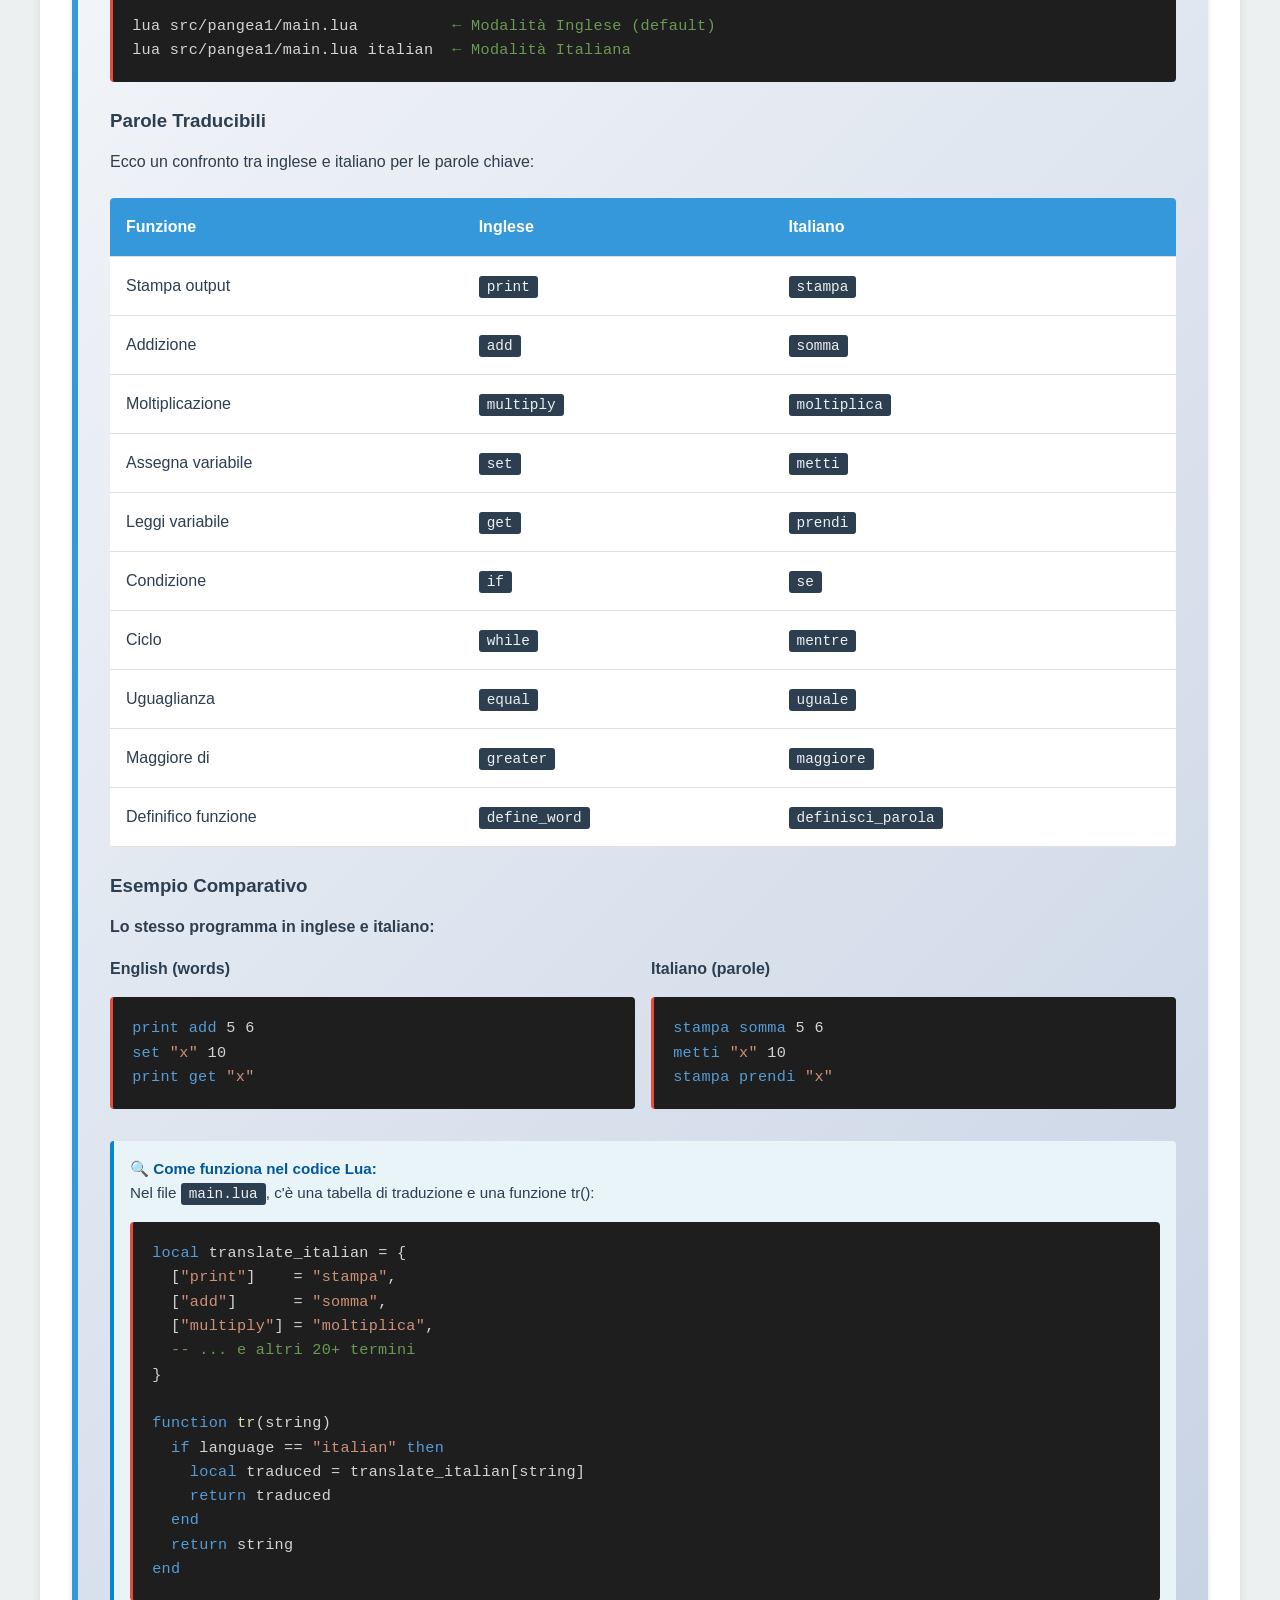
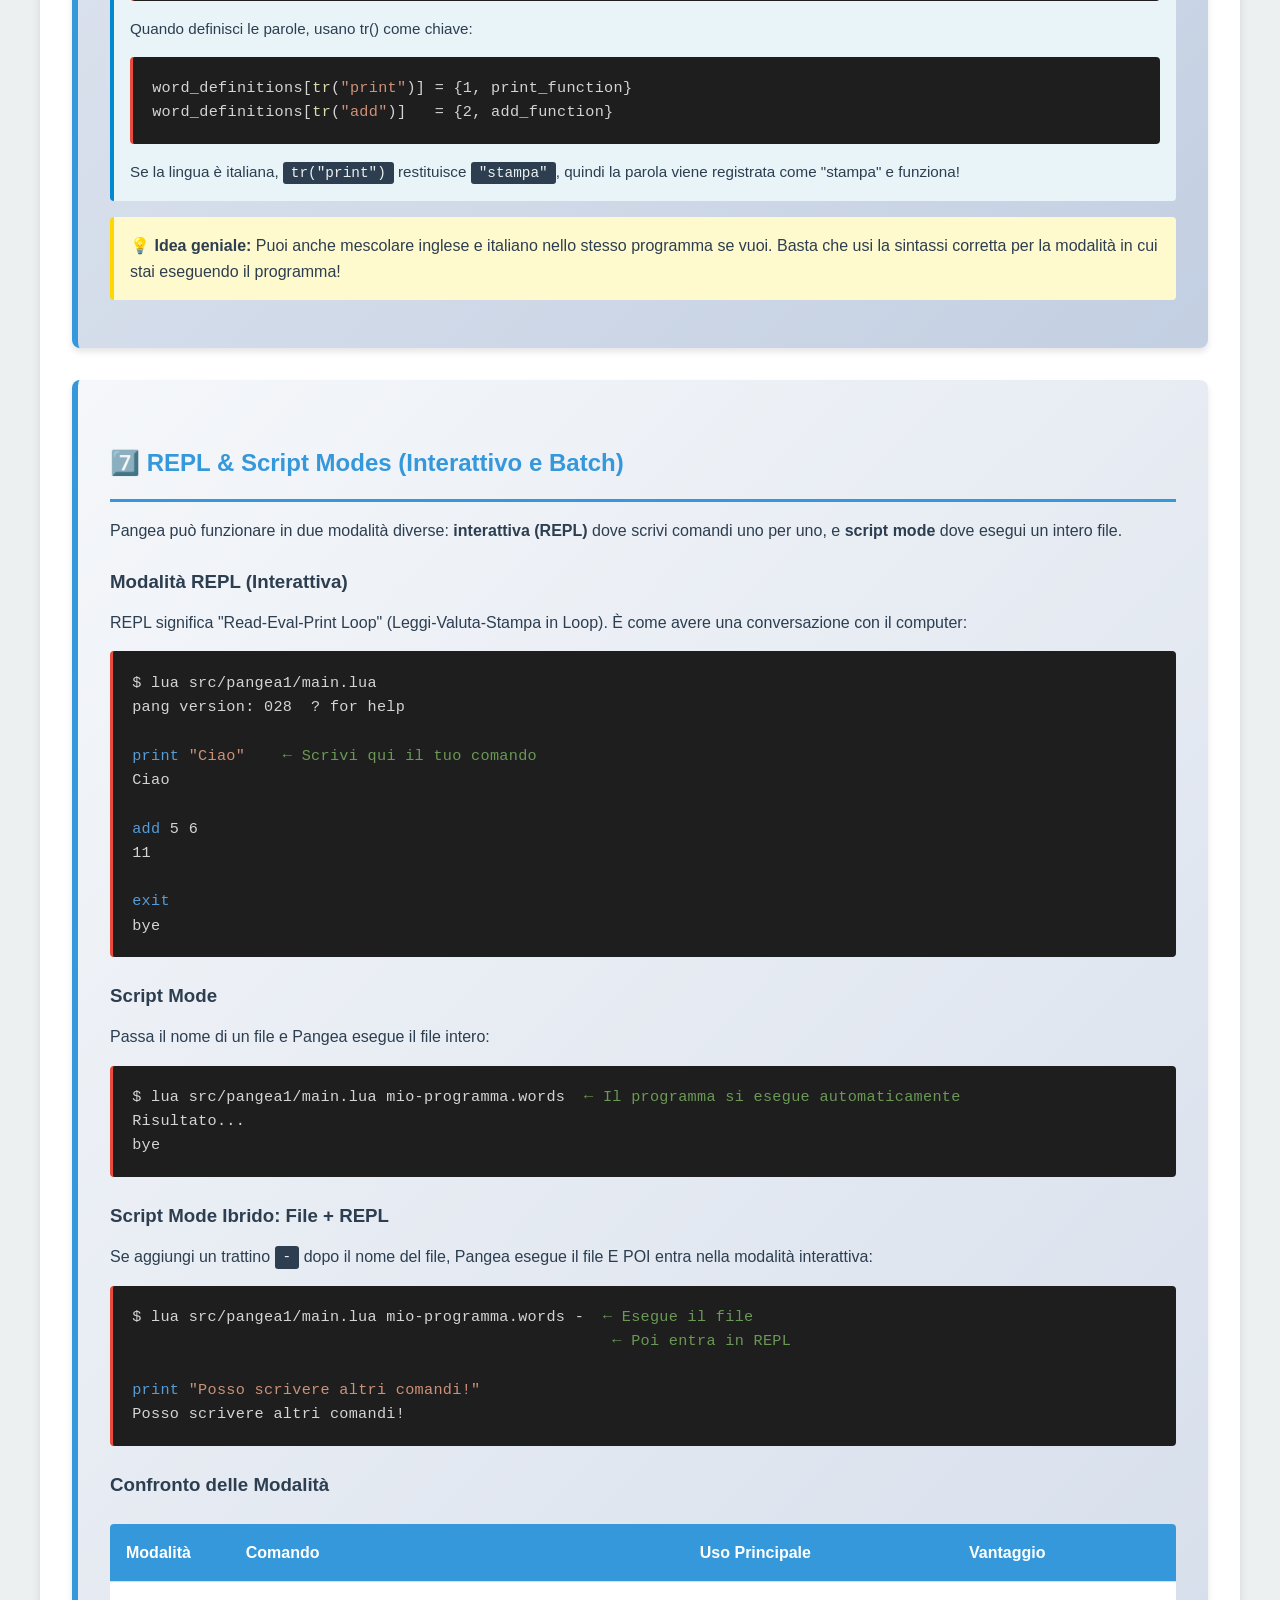
<file: docs/features-dettaglio.html>
<!doctype html>
<html lang="it">
  <head>
    <meta charset="UTF-8" />
    <meta name="viewport" content="width=device-width, initial-scale=1.0" />
    <title>Le Features di Pangea - Guida Dettagliata</title>
    <link rel="stylesheet" href="css/style.css" />
    <style>
      .feature-section {
        background: linear-gradient(135deg, #f5f7fa 0%, #c3cfe2 100%);
        border-left: 6px solid var(--secondary-color);
        padding: 2rem;
        margin: 2rem 0;
        border-radius: 8px;
        box-shadow: 0 4px 6px rgba(0, 0, 0, 0.1);
      }

      .code-snippet {
        background: #1e1e1e;
        color: #d4d4d4;
        padding: 1.2rem;
        border-radius: 4px;
        margin: 1rem 0;
        overflow-x: auto;
        font-family: "Courier New", monospace;
        font-size: 0.95rem;
        border-left: 3px solid var(--accent-color);
        white-space: pre-wrap;
        word-wrap: break-word;
        display: block;
        line-height: 1.6;
        letter-spacing: 0.3px;
      }

      .code-snippet .keyword {
        color: #569cd6;
      }

      .code-snippet .function {
        color: #dcdcaa;
      }

      .code-snippet .string {
        color: #ce9178;
      }

      .code-snippet .comment {
        color: #6a9955;
      }

      .code-snippet .number {
        color: #b5cea8;
      }

      .comparison-table {
        width: 100%;
        border-collapse: collapse;
        margin: 1.5rem 0;
        background: white;
        border-radius: 4px;
        overflow: hidden;
      }

      .comparison-table th {
        background: var(--secondary-color);
        color: white;
        padding: 1rem;
        text-align: left;
        font-weight: bold;
      }

      .comparison-table td {
        padding: 1rem;
        border-bottom: 1px solid #e0e0e0;
      }

      .comparison-table tr:hover {
        background: #f5f5f5;
      }

      .step-box {
        background: white;
        border: 2px solid var(--secondary-color);
        padding: 1.5rem;
        margin: 1rem 0;
        border-radius: 4px;
        border-left: 6px solid var(--secondary-color);
      }

      .step-number {
        display: inline-block;
        width: 40px;
        height: 40px;
        background: var(--secondary-color);
        color: white;
        border-radius: 50%;
        text-align: center;
        line-height: 40px;
        font-weight: bold;
        margin-right: 1rem;
      }

      .highlight-box {
        background: #fffacd;
        border-left: 4px solid #ffd700;
        padding: 1rem;
        margin: 1rem 0;
        border-radius: 4px;
      }

      .lua-ref {
        background: #e8f4f8;
        border-left: 4px solid #0288d1;
        padding: 1rem;
        margin: 1rem 0;
        border-radius: 4px;
        font-size: 0.95rem;
      }

      .lua-ref strong {
        color: #01579b;
      }

      .interactive-example {
        background: #f3e5f5;
        border: 2px dashed #9c27b0;
        padding: 1.5rem;
        margin: 1.5rem 0;
        border-radius: 4px;
      }

      .stack-visualization {
        display: flex;
        align-items: flex-end;
        gap: 0.5rem;
        margin: 1rem 0;
        justify-content: flex-start;
      }

      .stack-frame {
        background: #e3f2fd;
        border: 2px solid #1976d2;
        border-radius: 4px;
        padding: 1rem;
        min-width: 100px;
        text-align: center;
      }

      .stack-frame.active {
        background: #1976d2;
        color: white;
        font-weight: bold;
      }

      .divider {
        margin: 2rem 0;
        text-align: center;
        color: #999;
      }

      .feature-title {
        color: var(--secondary-color);
        margin-top: 2rem;
        padding-bottom: 1rem;
        border-bottom: 3px solid var(--secondary-color);
      }

      ul.feature-list {
        list-style: none;
        padding: 0;
      }

      ul.feature-list li {
        padding: 0.5rem 0;
        padding-left: 2rem;
        position: relative;
      }

      ul.feature-list li:before {
        content: "✓";
        position: absolute;
        left: 0;
        color: var(--accent-color);
        font-weight: bold;
        font-size: 1.2rem;
      }

      .note-box {
        background: #fff3e0;
        border-left: 4px solid #ff9800;
        padding: 1rem;
        margin: 1rem 0;
        border-radius: 4px;
      }
    </style>
  </head>

  <body>
    <header>
      <h1>
        🎮 Le Features di Pangea - Guida Dettagliata per Ragazzi e Ragazze
      </h1>
      <p>
        Scopri come funziona veramente questo linguaggio di programmazione
        unico!
      </p>
    </header>

    <nav>
      <ul>
        <li><a href="index.html">Home</a></li>
        <li><a href="polish-notation.html">Notazione Polacca</a></li>
        <li><a href="features-dettaglio.html">📍 Features in Dettaglio</a></li>
        <li><a href="evaluation.html">Meccanismo di Valutazione</a></li>
        <li><a href="examples.html">Esempi</a></li>
      </ul>
    </nav>

    <main>
      <h2>🚀 Cosa Rende Pangea Speciale?</h2>

      <p>
        Pangea non è un linguaggio di programmazione ordinario. È un esperimento
        affascinante su come scrivere codice in modo completamente diverso. In
        questa guida scoprirai <strong>7 feature straordinarie</strong>
        che lo rendono unico e come funzionano dietro le quinte!
      </p>

      <!-- FEATURE 1: NOTAZIONE PREFISSA -->
      <div class="feature-section">
        <h2 class="feature-title">1️⃣ Notazione Prefissa (Polish Notation)</h2>

        <p>
          Quando usi la maggior parte dei linguaggi di programmazione, scrivi
          <strong>operatore in mezzo</strong>
          agli operandi (notazione infissa):
        </p>

        <pre class="code-snippet">5 + 6 <span class="comment">← standard (infissa)</span></pre>

        <p>
          In Pangea, scrivi l'operatore <strong>prima</strong> degli operandi:
        </p>

        <pre class="code-snippet"><span class="keyword">add</span> 5 6 <span class="comment">← Pangea (prefissa)</span></pre>

        <h3>💡 Perché è Utile?</h3>
        <ul class="feature-list">
          <li>
            <strong>Zero ambiguità:</strong> Non serve ricordare che la
            moltiplicazione ha priorità dell'addizione
          </li>
          <li>
            <strong>Niente parentesi:</strong> La struttura è sempre chiara
          </li>
          <li>
            <strong>Facile da interpretare:</strong> L'interprete sa esattamente
            cosa fare
          </li>
        </ul>

        <h3>Confronto: Infix vs Prefix</h3>
        <table class="comparison-table">
          <thead>
            <tr>
              <th>Cosa Vuoi Fare</th>
              <th>Standard (Infix)</th>
              <th>Pangea (Prefix)</th>
              <th>Risultato</th>
            </tr>
          </thead>
          <tbody>
            <tr>
              <td>Somma semplice</td>
              <td><code>5 + 6</code></td>
              <td><code>add 5 6</code></td>
              <td><strong>11</strong></td>
            </tr>
            <tr>
              <td>Moltiplicazione</td>
              <td><code>3 * 4</code></td>
              <td><code>multiply 3 4</code></td>
              <td><strong>12</strong></td>
            </tr>
            <tr>
              <td>Operazioni miste</td>
              <td><code>(2 + 3) * 4</code></td>
              <td><code>multiply add 2 3 4</code></td>
              <td><strong>20</strong></td>
            </tr>
            <tr>
              <td>Operazioni complesse</td>
              <td><code>((5+6)*(7-2))</code></td>
              <td><code>multiply add 5 6 subtract 7 2</code></td>
              <td><strong>55</strong></td>
            </tr>
          </tbody>
        </table>

        <div class="lua-ref">
          <strong>🔍 Come funziona nel codice Lua:</strong>
          <p>
            Nel file <code>main.lua</code>, la funzione
            <span class="function">phrase_length()</span> calcola quanti token
            un operatore consuma:
          </p>
          <pre class="code-snippet"><span class="keyword">function</span> <span class="function">phrase_length</span>(word_index)
  <span class="keyword">local</span> word = words[word_index]
  <span class="keyword">local</span> length = 1
  <span class="keyword">local</span> word_definition = word_definitions[word]
  <span class="keyword">if</span> word_definition == <span class="keyword">nil</span> <span class="keyword">then</span>
    <span class="keyword">return</span> 1
  <span class="keyword">end</span>

  <span class="keyword">local</span> argument_length = word_definition[1] <span class="comment">-- Quanti argomenti?</span>
  <span class="keyword">for</span> _ = 1, argument_length <span class="keyword">do</span>
    length = length + phrase_length(word_index + length)
  <span class="keyword">end</span>
  <span class="keyword">return</span> length
<span class="keyword">end</span></pre>
          <p>
            Esempio: <code>add</code> ha arity=2 (prende 2 argomenti), quindi
            phrase_length calcola quanti token occupano gli ultimi 2 valori da
            valutare.
          </p>
        </div>
      </div>

      <!-- FEATURE 2: LITERALI QUOTATI -->
      <div class="feature-section">
        <h2 class="feature-title">2️⃣ Literali Quotati con Escape Support</h2>

        <p>
          In Pangea, le stringhe (testi) sono semplicemente
          <strong>parole tra virgolette</strong>. Dentro le virgolette puoi
          scrivere qualsiasi cosa, inclusi spazi e caratteri speciali.
        </p>

        <h3>Sintassi Base</h3>
        <pre class="code-snippet"><span class="string">"Ciao Mondo"</span>       <span class="comment">← Una stringa semplice con spazi</span>
<span class="string">"nome"</span>             <span class="comment">← Un nome di variabile</span>
<span class="string">"Hello, World!"</span>    <span class="comment">← Con punteggiatura</span></pre>

        <h3>Sequenze di Escape</h3>
        <p>
          All'interno di una stringa tra virgolette, puoi usare caratteri
          speciali con il backslash (<code>\</code>):
        </p>

        <table class="comparison-table">
          <thead>
            <tr>
              <th>Sequenza</th>
              <th>Cosa Rappresenta</th>
              <th>Esempio</th>
            </tr>
          </thead>
          <tbody>
            <tr>
              <td><code>\"</code></td>
              <td>Una virgoletta dentro la stringa</td>
              <td>
                <code>"Lui ha detto \"Ciao\""</code> → Lui ha detto "Ciao"
              </td>
            </tr>
            <tr>
              <td><code>\\</code></td>
              <td>Un backslash letterale</td>
              <td><code>"C:\\Users"</code> → C:\Users</td>
            </tr>
            <tr>
              <td><code>\n</code></td>
              <td>Vai a capo (newline)</td>
              <td><code>"Riga 1\nRiga 2"</code> → due righe</td>
            </tr>
            <tr>
              <td><code>\t</code></td>
              <td>Una tabulazione (spazi allineati)</td>
              <td><code>"Nome\tEtà"</code> → colonne allineate</td>
            </tr>
          </tbody>
        </table>

        <h3>Esempi Pratici</h3>
        <div class="step-box">
          <span class="step-number">1</span>
          <strong>Stampare una frase</strong>
          <pre class="code-snippet"><span class="keyword">print</span> <span class="string">"Benvenuto in Pangea!"</span></pre>
          <p>Output: <code>Benvenuto in Pangea!</code></p>
        </div>

        <div class="step-box">
          <span class="step-number">2</span>
          <strong>Usare una stringa come nome variabile</strong>
          <pre class="code-snippet"><span class="keyword">set</span> <span class="string">"nome"</span> <span class="string">"Mario"</span>
<span class="keyword">print</span> <span class="keyword">get</span> <span class="string">"nome"</span></pre>
          <p>Output: <code>Mario</code></p>
        </div>

        <div class="step-box">
          <span class="step-number">3</span>
          <strong>Escape per testo multi-riga</strong>
          <pre class="code-snippet"><span class="keyword">print</span> <span class="string">"Riga 1\nRiga 2\nRiga 3"</span></pre>
          <p>Output: tre righe separate</p>
        </div>

        <div class="lua-ref">
          <strong>🔍 Come funziona nel codice Lua:</strong>
          <p>
            Nel file <code>main.lua</code>, la funzione
            <span class="function">program_words()</span> analizza il testo
            carattere per carattere e gestisce le stringhe quotate:
          </p>
          <pre class="code-snippet"><span class="keyword">function</span> <span class="function">program_words</span>(pn_program)
  <span class="keyword">local</span> in_string = <span class="keyword">false</span>
  <span class="keyword">local</span> escaping = <span class="keyword">false</span>
  <span class="keyword">local</span> quoted = {}

  <span class="keyword">for</span> i = 1, #pn_program <span class="keyword">do</span>
    <span class="keyword">local</span> char = pn_program:sub(i, i)

    <span class="keyword">if</span> in_string <span class="keyword">then</span>
      <span class="keyword">if</span> escaping <span class="keyword">then</span>
        <span class="keyword">if</span>    char == <span class="string">'"'</span> <span class="keyword">then</span> table.insert(quoted, <span class="string">'"'</span>)
        <span class="keyword">elseif</span> char == <span class="string">'n'</span> <span class="keyword">then</span> table.insert(quoted, <span class="string">"\n"</span>)
        <span class="keyword">end</span>
        escaping = <span class="keyword">false</span>
      <span class="keyword">elseif</span> char == <span class="string">'"'</span> <span class="keyword">then</span>
        in_string = <span class="keyword">false</span> <span class="comment">-- Fine stringa</span>
      <span class="keyword">end</span>
    <span class="keyword">elseif</span> char == <span class="string">'"'</span> <span class="keyword">then</span>
      in_string = <span class="keyword">true</span> <span class="comment">-- Inizio stringa</span>
    <span class="keyword">end</span>
  <span class="keyword">end</span>
<span class="keyword">end</span></pre>
          <p>
            Il token viene marcato nella tabella <code>string_literals</code> in
            modo che l'evaluatore sappia che è un letterale e non una parola da
            cercare nei word_definitions.
          </p>
        </div>

        <div class="highlight-box">
          ⚠️ <strong>Attenzione:</strong> Se scrivi una sequenza di escape non
          valida (tipo <code>\q</code>), Pangea ti mostrerà un errore!
        </div>
      </div>

      <!-- FEATURE: INPUT TESTUALE E CONVERSIONE -->
      <div class="feature-section">
        <h2 class="feature-title">3️⃣ Input Testuale e Conversione Numerica</h2>

        <p>
          Pangea include due parole utili per i programmi interattivi:
          <code>read_text</code> / <code>leggi_testo</code> per leggere una
          riga da console e <code>to_number</code> /
          <code>numero_da_testo</code> per convertirla in numero.
        </p>

        <h3>Lettura da Console</h3>
        <pre class="code-snippet"><span class="keyword">set</span> <span class="string">"nome"</span> <span class="keyword">read_text</span>
<span class="keyword">print</span> <span class="keyword">get</span> <span class="string">"nome"</span></pre>
        <p>
          <strong>Comportamento:</strong> legge una singola riga da input
          standard e la restituisce come testo.
        </p>

        <h3>Conversione da Testo a Numero</h3>
        <pre class="code-snippet"><span class="keyword">print</span> <span class="keyword">to_number</span> <span class="string">"42"</span>
<span class="keyword">print</span> <span class="keyword">add</span> <span class="keyword">to_number</span> <span class="string">"7"</span> 5</pre>
        <p>
          <strong>Risultato:</strong> il testo numerico viene convertito in
          numero e puo essere usato direttamente con <code>add</code>,
          <code>multiply</code>, <code>modulus</code>, ecc.
        </p>

        <h3>Comportamento su Input Non Valido</h3>
        <pre class="code-snippet"><span class="keyword">print</span> <span class="keyword">to_number</span> <span class="string">"abc"</span>   <span class="comment">← stampa nil</span>
<span class="keyword">add</span> <span class="keyword">to_number</span> <span class="string">"abc"</span> 5   <span class="comment">← errore Lua: aritmetica su nil</span></pre>
        <p>
          <strong>Nota:</strong> la semantica corrente non forza errore in
          <code>to_number</code>/<code>numero_da_testo</code>; in caso di testo
          non numerico ritorna <code>nil</code>.
        </p>

        <p>
          <strong>EOF su leggi_testo/read_text:</strong> se non ci sono piu
          righe disponibili in input, viene restituita una stringa vuota
          (<code>""</code>).
        </p>

        <div class="lua-ref">
          <strong>🔍 Come funziona nel codice Lua:</strong>
          <pre class="code-snippet"><span class="keyword">function</span> <span class="function">read_text_function</span>()
  <span class="keyword">local</span> text = io.read()
  <span class="keyword">if</span> text == <span class="keyword">nil</span> <span class="keyword">then</span>
    <span class="keyword">return</span> <span class="string">""</span>
  <span class="keyword">end</span>
  <span class="keyword">return</span> text
<span class="keyword">end</span>

<span class="keyword">function</span> <span class="function">to_number_function</span>(arguments)
  <span class="keyword">local</span> value = evaluate_word(arguments[1])
  <span class="keyword">return</span> tonumber(value)
<span class="keyword">end</span></pre>
        </div>
      </div>

      <!-- FEATURE 4: SCOPING LESSICALE -->
      <div class="feature-section">
        <h2 class="feature-title">4️⃣ Scoping Lessicale (Variabili Locali)</h2>

        <p>
          <strong>Scope</strong> significa "area di validità". In Pangea, le
          variabili vivono solo dentro la funzione in cui sono dichiarate.
          Questo si chiama <strong>scoping lessicale</strong>.
        </p>

        <h3>Il Concetto di Call Stack</h3>
        <p>
          Immagina una pila di scatole (<strong>call stack</strong>). Ogni volta
          che chiami una funzione, una nuova scatola viene messa sopra. Le
          variabili dentro quella scatola esistono solo in quella funzione.
          Quando la funzione finisce, la scatola viene tolta e le variabili
          spariscono.
        </p>

        <div class="interactive-example">
          <h4>Come funziona il Call Stack</h4>

          <p><strong>Programma:</strong></p>
          <pre class="code-snippet"><span class="keyword">set</span> <span class="string">"x"</span> 10 <span class="comment">← x va nello scope globale</span>
<span class="keyword">define_word</span> <span class="string">"miaFunzione"</span> 0
  <span class="keyword">set</span> <span class="string">"x"</span> 20 <span class="comment">← x va nello scope locale della funzione</span>
<span class="keyword">miaFunzione</span>
<span class="keyword">print</span> <span class="keyword">get</span> <span class="string">"x"</span> <span class="comment">← Stampa x globale (10)</span></pre>

          <p><strong>Visualizzazione del Call Stack:</strong></p>

          <h5>Stato 1: Prima di chiamare la funzione</h5>
          <div class="stack-visualization">
            <div class="stack-frame active">
              <strong>Global</strong><br />
              x = 10
            </div>
          </div>

          <h5>Stato 2: Durante l'esecuzione della funzione</h5>
          <div class="stack-visualization">
            <div class="stack-frame">
              <strong>Global</strong><br />
              x = 10
            </div>
            <div class="stack-frame active">
              <strong>miaFunzione</strong><br />
              x = 20
            </div>
          </div>

          <p><em>Nota: la x nella funzione è diversa da quella globale!</em></p>

          <h5>Stato 3: Dopo la funzione</h5>
          <div class="stack-visualization">
            <div class="stack-frame active">
              <strong>Global</strong><br />
              x = 10
            </div>
          </div>

          <p>
            <strong>Output:</strong> <code>10</code> (la x della funzione è
            sparita)
          </p>
        </div>

        <h3>Perché è Importante?</h3>
        <ul class="feature-list">
          <li>
            <strong>Isolamento:</strong> Le funzioni non si interferiscono a
            vicenda
          </li>
          <li>
            <strong>Riutilizzabilità:</strong> Puoi usare lo stesso nome di
            variabile in funzioni diverse
          </li>
          <li>
            <strong>Sicurezza:</strong> Non rischi di sovrascrivere dati
            accidentalmente
          </li>
        </ul>

        <div class="lua-ref">
          <strong>🔍 Come funziona nel codice Lua:</strong>
          <p>
            In Pangea, c'è una variabile globale <code>call_stack</code> che è
            una lista di tabelle:
          </p>
          <pre class="code-snippet"><span class="keyword">local</span> call_stack = {{}} <span class="comment">-- Inizia con uno scope vuoto</span>

<span class="keyword">function</span> <span class="function">get_function</span>(arguments)
  <span class="keyword">local</span> variables = call_stack[#call_stack] <span class="comment">-- Leggi dall'ultimo scope (il corrente)</span>
  <span class="keyword">local</span> variable_name = evaluate_word(arguments[1])
  <span class="keyword">return</span> variables[variable_name]
<span class="keyword">end</span>

<span class="keyword">function</span> <span class="function">define_word_function</span>(arguments)
  <span class="keyword">local</span> word_function = <span class="keyword">function</span>(word_arguments)
    <span class="comment">-- CREA UN NUOVO SCOPE</span>
    table.insert(call_stack, {})

    <span class="comment">-- Esegui il corpo della funzione</span>
    <span class="keyword">local</span> returned = evaluate_word(arguments[3])

    <span class="comment">-- ELIMINA LO SCOPE</span>
    table.remove(call_stack)

    <span class="keyword">return</span> returned
  <span class="keyword">end</span>
<span class="keyword">end</span></pre>
        </div>

        <div class="note-box">
          📝 <strong>Nota tecnica:</strong>
          <code>call_stack[#call_stack]</code> significa "l'ultimo elemento
          della lista", che è sempre lo scope corrente.
        </div>
      </div>

      <!-- FEATURE 4: RECURSIVE DESCENT -->
      <div class="feature-section">
        <h2 class="feature-title">
          4️⃣ Recursive Descent (Valutazione Ricorsiva)
        </h2>

        <p>
          <strong>Recursive descent</strong> è il modo in cui Pangea
          <em>legge e valuta</em> quello che scrivi. È un processo ricorsivo:
          ogni funzione chiama altre funzioni per valutare i suoi argomenti.
        </p>

        <h3>Il Meccanismo Fondamentale</h3>
        <p>
          La funzione centrale è
          <span class="function">evaluate_word(word_index)</span>. Ecco cosa fa:
        </p>

        <div class="step-box">
          <span class="step-number">1</span>
          <strong>Leggi il token</strong>
          <p>Prende il token all'indice <code>word_index</code></p>
        </div>

        <div class="step-box">
          <span class="step-number">2</span>
          <strong>Decidi cosa fare</strong>
          <ul>
            <li>Se è un numero → restituisci il numero</li>
            <li>Se è una stringa quotata → restituisci la stringa</li>
            <li>Se è una parola registrata → cercala in word_definitions</li>
          </ul>
        </div>

        <div class="step-box">
          <span class="step-number">3</span>
          <strong>Calcola quanti argomenti servono</strong>
          <p>
            Usa <span class="function">phrase_length()</span> per sapere quanti
            token occupano gli argomenti
          </p>
        </div>

        <div class="step-box">
          <span class="step-number">4</span>
          <strong>Chiama ricorsivamente gli argomenti</strong>
          <p>
            Per ogni argomento, chiama di nuovo
            <span class="function">evaluate_word()</span>
          </p>
        </div>

        <div class="step-box">
          <span class="step-number">5</span>
          <strong>Esegui la funzione</strong>
          <p>
            Ora che hai i valori, esegui la vera operazione (add, print, ecc.)
          </p>
        </div>

        <h3>Esempio Pratico: Traccia di Esecuzione</h3>

        <p>Programma: <code>print add 5 6</code></p>

        <div class="highlight-box">
          <strong>Tokens:</strong> [1: print, 2: add, 3: 5, 4: 6]
        </div>

        <p><strong>Traccia:</strong></p>

        <pre class="code-snippet">evaluate_word(1) <span class="comment">← Valuta "print"</span>
├─ "print" ha arity=1 <span class="comment">← Ha bisogno di 1 argomento</span>
├─ Argomento 1: evaluate_word(2) <span class="comment">← Valuta "add"</span>
│  ├─ "add" ha arity=2 <span class="comment">← Ha bisogno di 2 argomenti</span>
│  ├─ Argomento 1: evaluate_word(3) <span class="comment">← Valuta "5" → 5</span>
│  ├─ Argomento 2: evaluate_word(4) <span class="comment">← Valuta "6" → 6</span>
│  └─ Restituisce: 5 + 6 = 11
└─ print(11)
   └─ Output: 11</pre>

        <div class="lua-ref">
          <strong>🔍 Come funziona nel codice Lua:</strong>
          <pre class="code-snippet"><span class="keyword">function</span> <span class="function">evaluate_word</span>(word_index)
  <span class="keyword">local</span> word = words[word_index]

  <span class="comment">-- Caso 1: È un numero?</span>
  <span class="keyword">local</span> returned_value = tonumber(word)
  <span class="keyword">if</span> returned_value ~= <span class="keyword">nil</span> <span class="keyword">then</span>
    <span class="keyword">return</span> returned_value
  <span class="keyword">end</span>

  <span class="comment">-- Caso 2: È una stringa quotata?</span>
  <span class="keyword">if</span> string_literals[word_index] <span class="keyword">then</span>
    <span class="keyword">return</span> word
  <span class="keyword">end</span>

  <span class="comment">-- Caso 3: È una parola registrata?</span>
  <span class="keyword">local</span> word_definition = word_definitions[word]
  <span class="keyword">if</span> word_definition == <span class="keyword">nil</span> <span class="keyword">then</span>
    <span class="keyword">return</span>
  <span class="keyword">end</span>

  <span class="comment">-- Calcola argomenti ricorsivamente</span>
  <span class="keyword">local</span> arguments = {}
  <span class="keyword">local</span> arity = word_definition[1]
  <span class="keyword">local</span> argument_word_index = word_index + 1

  <span class="keyword">for</span> _ = 1, arity <span class="keyword">do</span>
    table.insert(arguments, argument_word_index)
    argument_word_index = argument_word_index + phrase_length(argument_word_index)
  <span class="keyword">end</span>

  <span class="comment">-- Esegui la funzione</span>
  <span class="keyword">return</span> word_definition[2](arguments)
<span class="keyword">end</span></pre>
        </div>

        <h3>Perché "Recursive Descent"?</h3>
        <p>Si chiama così perché:</p>
        <ul class="feature-list">
          <li><strong>Recursive:</strong> Chiama se stessa (recursione)</li>
          <li>
            <strong>Descent:</strong> Scende dentro la struttura del programma
          </li>
        </ul>
      </div>

      <!-- FEATURE 5: MODULARITÀ -->
      <div class="feature-section">
        <h2 class="feature-title">5️⃣ Modularità - Includere File Esterni</h2>

        <p>
          Non vuoi scrivere tutto in un solo file? In Pangea puoi dividere il
          tuo programma in più file e includerli uno dentro l'altro. Questo si
          chiama <strong>modularità</strong>.
        </p>

        <h3>La Parola Chiave: "!"</h3>
        <p>
          Per includere un file, usa il simbolo <code>!</code> seguito dal nome
          del file tra virgolette:
        </p>

        <pre class="code-snippet"><span class="keyword">!</span> <span class="string">"file-esterno.words"</span></pre>

        <h3>Esempio Pratico</h3>

        <p><strong>File 1: funzioni-comuni.words</strong></p>
        <pre class="code-snippet"><span class="keyword">define_word</span> <span class="string">"doppio"</span> 1
  <span class="keyword">multiply</span> <span class="keyword">argument</span> 1 2</pre>

        <p><strong>File 2: programma-principale.words</strong></p>
        <pre class="code-snippet"><span class="keyword">!</span> <span class="string">"funzioni-comuni.words"</span>

<span class="keyword">print</span> <span class="keyword">doppio</span> 5 <span class="comment">← Usa la funzione da file-esterno</span></pre>

        <p><strong>Output:</strong> <code>10</code></p>

        <h3>Path Relativi e Assoluti</h3>
        <p>Pangea supporta sia percorsi relativi che assoluti:</p>

        <pre class="code-snippet"><span class="keyword">!</span> <span class="string">"utils/helper.words"</span>    <span class="comment">← Relativo: cerca in subdirectory</span>
<span class="keyword">!</span> <span class="string">"/home/user/file.words"</span> <span class="comment">← Assoluto: percorso completo</span></pre>

        <div class="lua-ref">
          <strong>🔍 Come funziona nel codice Lua:</strong>
          <p>
            Nel file <code>main.lua</code>, c'è il concetto di
            <strong>file_directory_stack</strong>:
          </p>
          <pre class="code-snippet"><span class="keyword">local</span> file_directory_stack = {}

<span class="keyword">function</span> <span class="function">execute_words_file</span>(file_name)
  <span class="keyword">local</span> file = io.open(resolved_file_name, <span class="string">"r"</span>)

  <span class="comment">-- Metti la directory del file sullo stack</span>
  table.insert(file_directory_stack, path_dirname(resolved_file_name))

  <span class="comment">-- Esegui il programma</span>
  execute_program(program)

  <span class="comment">-- Togli la directory dallo stack</span>
  table.remove(file_directory_stack)
<span class="keyword">end</span></pre>
          <p>
            In questo modo Pangea sa dove cercare i file relativi, anche quando
            includi file che a loro volta includono altri file (nesting).
          </p>
        </div>

        <h3>Vantaggi della Modularità</h3>
        <ul class="feature-list">
          <li><strong>Organizzazione:</strong> Tieni il codice d'ordine</li>
          <li>
            <strong>Riutilizzabilità:</strong> Scrivi una funzione una volta,
            usala ovunque
          </li>
          <li>
            <strong>Manutenzione:</strong> Più facile trovare e correggere i bug
          </li>
          <li>
            <strong>Collaborazione:</strong> Puoi condividere file con gli amici
          </li>
        </ul>

        <div class="note-box">
          📝 <strong>Convention:</strong> In Pangea, i file in inglese finiscono
          con <code>.words</code> e quelli in italiano finiscono con
          <code>.parole</code>.
        </div>
      </div>

      <!-- FEATURE 6: BILINGUE -->
      <div class="feature-section">
        <h2 class="feature-title">6️⃣ Bilingual - Italiano e Inglese</h2>

        <p>
          Pangea supporta <strong>sia l'italiano che l'inglese</strong> come
          linguaggio di programmazione. Puoi scrivere il tuo codice nella lingua
          che preferisci!
        </p>

        <h3>Come Attivare la Modalità Italiana</h3>
        <p>
          Quando lanci Pangea, passa <code>italian</code> come primo argomento:
        </p>

        <pre class="code-snippet">lua src/pangea1/main.lua          <span class="comment">← Modalità Inglese (default)</span>
lua src/pangea1/main.lua italian  <span class="comment">← Modalità Italiana</span></pre>

        <h3>Parole Traducibili</h3>
        <p>Ecco un confronto tra inglese e italiano per le parole chiave:</p>

        <table class="comparison-table">
          <thead>
            <tr>
              <th>Funzione</th>
              <th>Inglese</th>
              <th>Italiano</th>
            </tr>
          </thead>
          <tbody>
            <tr>
              <td>Stampa output</td>
              <td><code>print</code></td>
              <td><code>stampa</code></td>
            </tr>
            <tr>
              <td>Addizione</td>
              <td><code>add</code></td>
              <td><code>somma</code></td>
            </tr>
            <tr>
              <td>Moltiplicazione</td>
              <td><code>multiply</code></td>
              <td><code>moltiplica</code></td>
            </tr>
            <tr>
              <td>Assegna variabile</td>
              <td><code>set</code></td>
              <td><code>metti</code></td>
            </tr>
            <tr>
              <td>Leggi variabile</td>
              <td><code>get</code></td>
              <td><code>prendi</code></td>
            </tr>
            <tr>
              <td>Condizione</td>
              <td><code>if</code></td>
              <td><code>se</code></td>
            </tr>
            <tr>
              <td>Ciclo</td>
              <td><code>while</code></td>
              <td><code>mentre</code></td>
            </tr>
            <tr>
              <td>Uguaglianza</td>
              <td><code>equal</code></td>
              <td><code>uguale</code></td>
            </tr>
            <tr>
              <td>Maggiore di</td>
              <td><code>greater</code></td>
              <td><code>maggiore</code></td>
            </tr>
            <tr>
              <td>Definifico funzione</td>
              <td><code>define_word</code></td>
              <td><code>definisci_parola</code></td>
            </tr>
          </tbody>
        </table>

        <h3>Esempio Comparativo</h3>

        <p><strong>Lo stesso programma in inglese e italiano:</strong></p>

        <div
          style="
            display: grid;
            grid-template-columns: 1fr 1fr;
            gap: 1rem;
            margin: 1rem 0;
          "
        >
          <div>
            <h4>English (words)</h4>
            <pre class="code-snippet"><span class="keyword">print</span> <span class="keyword">add</span> 5 6
<span class="keyword">set</span> <span class="string">"x"</span> 10
<span class="keyword">print</span> <span class="keyword">get</span> <span class="string">"x"</span></pre>
          </div>
          <div>
            <h4>Italiano (parole)</h4>
            <pre class="code-snippet"><span class="keyword">stampa</span> <span class="keyword">somma</span> 5 6
<span class="keyword">metti</span> <span class="string">"x"</span> 10
<span class="keyword">stampa</span> <span class="keyword">prendi</span> <span class="string">"x"</span></pre>
          </div>
        </div>

        <div class="lua-ref">
          <strong>🔍 Come funziona nel codice Lua:</strong>
          <p>
            Nel file <code>main.lua</code>, c'è una tabella di traduzione e una
            funzione <span class="function">tr()</span>:
          </p>
          <pre class="code-snippet"><span class="keyword">local</span> translate_italian = {
  [<span class="string">"print"</span>]    = <span class="string">"stampa"</span>,
  [<span class="string">"add"</span>]      = <span class="string">"somma"</span>,
  [<span class="string">"multiply"</span>] = <span class="string">"moltiplica"</span>,
  <span class="comment">-- ... e altri 20+ termini</span>
}

<span class="keyword">function</span> <span class="function">tr</span>(string)
  <span class="keyword">if</span> language == <span class="string">"italian"</span> <span class="keyword">then</span>
    <span class="keyword">local</span> traduced = translate_italian[string]
    <span class="keyword">return</span> traduced
  <span class="keyword">end</span>
  <span class="keyword">return</span> string
<span class="keyword">end</span></pre>
          <p>
            Quando definisci le parole, usano
            <span class="function">tr()</span> come chiave:
          </p>
          <pre class="code-snippet">word_definitions[<span class="function">tr</span>(<span class="string">"print"</span>)] = {1, print_function}
word_definitions[<span class="function">tr</span>(<span class="string">"add"</span>)]   = {2, add_function}</pre>
          <p>
            Se la lingua è italiana, <code>tr("print")</code> restituisce
            <code>"stampa"</code>, quindi la parola viene registrata come
            "stampa" e funziona!
          </p>
        </div>

        <div class="highlight-box">
          💡 <strong>Idea geniale:</strong> Puoi anche mescolare inglese e
          italiano nello stesso programma se vuoi. Basta che usi la sintassi
          corretta per la modalità in cui stai eseguendo il programma!
        </div>
      </div>

      <!-- FEATURE 7: REPL E SCRIPT MODE -->
      <div class="feature-section">
        <h2 class="feature-title">
          7️⃣ REPL & Script Modes (Interattivo e Batch)
        </h2>

        <p>
          Pangea può funzionare in due modalità diverse:
          <strong>interattiva (REPL)</strong> dove scrivi comandi uno per uno, e
          <strong>script mode</strong> dove esegui un intero file.
        </p>

        <h3>Modalità REPL (Interattiva)</h3>
        <p>
          REPL significa "Read-Eval-Print Loop" (Leggi-Valuta-Stampa in Loop). È
          come avere una conversazione con il computer:
        </p>

        <pre class="code-snippet">$ lua src/pangea1/main.lua
pang version: 028  ? for help

<span class="keyword">print</span> <span class="string">"Ciao"</span>    <span class="comment">← Scrivi qui il tuo comando</span>
Ciao

<span class="keyword">add</span> 5 6
11

<span class="keyword">exit</span>
bye</pre>

        <h3>Script Mode</h3>
        <p>Passa il nome di un file e Pangea esegue il file intero:</p>

        <pre class="code-snippet">$ lua src/pangea1/main.lua mio-programma.words  <span class="comment">← Il programma si esegue automaticamente</span>
Risultato...
bye</pre>

        <h3>Script Mode Ibrido: File + REPL</h3>
        <p>
          Se aggiungi un trattino <code>-</code> dopo il nome del file, Pangea
          esegue il file E POI entra nella modalità interattiva:
        </p>

        <pre class="code-snippet">$ lua src/pangea1/main.lua mio-programma.words -  <span class="comment">← Esegue il file</span>
                                                   <span class="comment">← Poi entra in REPL</span>

<span class="keyword">print</span> <span class="string">"Posso scrivere altri comandi!"</span>
Posso scrivere altri comandi!</pre>

        <h3>Confronto delle Modalità</h3>

        <table class="comparison-table">
          <thead>
            <tr>
              <th>Modalità</th>
              <th>Comando</th>
              <th>Uso Principale</th>
              <th>Vantaggio</th>
            </tr>
          </thead>
          <tbody>
            <tr>
              <td><strong>REPL</strong></td>
              <td><code>lua src/pangea1/main.lua</code></td>
              <td>Sperimentare e imparare</td>
              <td>Feedback immediato</td>
            </tr>
            <tr>
              <td><strong>Script</strong></td>
              <td><code>lua src/pangea1/main.lua file.words</code></td>
              <td>Eseguire programmi</td>
              <td>Automatizzazione</td>
            </tr>
            <tr>
              <td><strong>Ibrido</strong></td>
              <td><code>lua src/pangea1/main.lua file.words -</code></td>
              <td>Carica dati poi sperimenta</td>
              <td>Entrambi i vantaggi</td>
            </tr>
          </tbody>
        </table>

        <h3>Caso d'Uso Pratico</h3>
        <p>
          Immagina di avere un file <code>setup.words</code> che inizializza le
          tue variabili:
        </p>

        <pre class="code-snippet"><span class="keyword">set</span> <span class="string">"nome"</span>          <span class="string">"Mario"</span>
<span class="keyword">set</span> <span class="string">"numero_magico"</span> 42</pre>

        <p>Poi esegui:</p>

        <pre class="code-snippet">$ lua src/pangea1/main.lua setup.words -  <span class="comment">← Ora entra in REPL con le variabili già caricate</span>

<span class="keyword">print</span> <span class="keyword">get</span> <span class="string">"nome"</span>          <span class="comment">← "Mario" è già disponibile!</span>
Mario

<span class="keyword">add</span> <span class="keyword">get</span> <span class="string">"numero_magico"</span> 8
50</pre>

        <div class="lua-ref">
          <strong>🔍 Come funziona nel codice Lua:</strong>

          <p>
            Nel <code>main.lua</code>, la funzione
            <span class="function">main()</span> gestisce tutte e tre le
            modalità:
          </p>

          <pre class="code-snippet"><span class="keyword">function</span> <span class="function">main</span>()
  <span class="keyword">local</span> filename = arg[1]

  <span class="keyword">if</span> filename ~= <span class="keyword">nil</span> <span class="keyword">then</span>
    <span class="keyword">if</span> filename == <span class="string">"-"</span> <span class="keyword">then</span>
      <span class="comment">-- Solo REPL</span>
      read_execute_loop()
    <span class="keyword">else</span>
      <span class="comment">-- Esegui file</span>
      execute_words_file(filename)

      <span class="comment">-- Se arg[2] == "-", entra anche in REPL</span>
      <span class="keyword">if</span> arg[2] == <span class="string">"-"</span> <span class="keyword">then</span>
        read_execute_loop()
      <span class="keyword">end</span>
    <span class="keyword">end</span>
  <span class="keyword">else</span>
    <span class="comment">-- Nessun file: REPL diretto</span>
    read_execute_loop()
  <span class="keyword">end</span>
<span class="keyword">end</span></pre>

          <p>
            La funzione <span class="function">read_execute_loop()</span> legge
            linea per linea finché non premi <code>exit</code>:
          </p>

          <pre class="code-snippet"><span class="keyword">function</span> <span class="function">read_execute_loop</span>()
  <span class="keyword">while</span> <span class="keyword">true</span> <span class="keyword">do</span>
    <span class="keyword">local</span> program = io.read()
    <span class="keyword">if</span> program == <span class="keyword">nil</span> or program == tr(<span class="string">"exit"</span>) <span class="keyword">then</span>
      <span class="keyword">break</span>
    <span class="keyword">end</span>
    execute_program(program)
  <span class="keyword">end</span>
<span class="keyword">end</span></pre>
        </div>
      </div>

      <!-- SEZIONE CONCLUSIVA -->
      <div
        class="feature-section"
        style="
          background: linear-gradient(135deg, #667eea 0%, #764ba2 100%);
          color: white;
        "
      >
        <h2 style="color: white; border-bottom-color: white">
          🎉 Riassunto: Le 7 Features di Pangea
        </h2>

        <ul style="list-style: none; padding: 0">
          <li style="padding: 1rem 0; display: flex; align-items: center">
            <span style="font-size: 2rem; margin-right: 1rem">1️⃣</span>
            <span
              ><strong>Notazione Prefissa:</strong> Operatore prima degli
              operandi, zero ambiguità</span
            >
          </li>
          <li style="padding: 1rem 0; display: flex; align-items: center">
            <span style="font-size: 2rem; margin-right: 1rem">2️⃣</span>
            <span
              ><strong>Literali Quotati:</strong> Stringhe con escape support
              (<code>\"</code>, <code>\\</code>, <code>\n</code>,
              <code>\t</code>)</span
            >
          </li>
          <li style="padding: 1rem 0; display: flex; align-items: center">
            <span style="font-size: 2rem; margin-right: 1rem">3️⃣</span>
            <span
              ><strong>Scoping Lessicale:</strong> Variabili isolate per
              funzione/scope</span
            >
          </li>
          <li style="padding: 1rem 0; display: flex; align-items: center">
            <span style="font-size: 2rem; margin-right: 1rem">4️⃣</span>
            <span
              ><strong>Recursive Descent:</strong> Valutazione ricorsiva e
              naturale di espressioni</span
            >
          </li>
          <li style="padding: 1rem 0; display: flex; align-items: center">
            <span style="font-size: 2rem; margin-right: 1rem">5️⃣</span>
            <span
              ><strong>Modularità:</strong> Includere file esterni con
              <code>!</code></span
            >
          </li>
          <li style="padding: 1rem 0; display: flex; align-items: center">
            <span style="font-size: 2rem; margin-right: 1rem">6️⃣</span>
            <span
              ><strong>Bilingual:</strong> Italiano e Inglese
              interscambiabili</span
            >
          </li>
          <li style="padding: 1rem 0; display: flex; align-items: center">
            <span style="font-size: 2rem; margin-right: 1rem">7️⃣</span>
            <span
              ><strong>REPL & Script:</strong> Modalità interattiva e
              batch</span
            >
          </li>
        </ul>
      </div>

      <div class="divider">--- ⭐ ---</div>

      <h2>🧠 Prossimi Passi</h2>
      <p>Ora che conosci le features in dettaglio, prova:</p>
      <ul class="feature-list">
        <li>Scrivi un piccolo programma in REPL</li>
        <li>Crea un file <code>.words</code> con funzioni personalizzate</li>
        <li>Fai un programma in italiano (<code>.parole</code>)</li>
        <li>
          Leggi il codice Lua in <code>src/pangea1/main.lua</code> per capire
          ancora meglio
        </li>
        <li>Crea una funzione ricorsiva (come il fattoriale)</li>
      </ul>

      <div class="highlight-box">
        💪 <strong>Sfida:</strong> Crea un gioco semplice in Pangea usando un
        ciclo while e variabili!
      </div>
    </main>

    <footer>
      <p>
        Pangea/Pang &copy; 2026 | Documentazione Italiana |
        <a href="https://github.com/arkenidar/pangea">GitHub Repository</a>
      </p>
    </footer>
  </body>
</html>
</file>
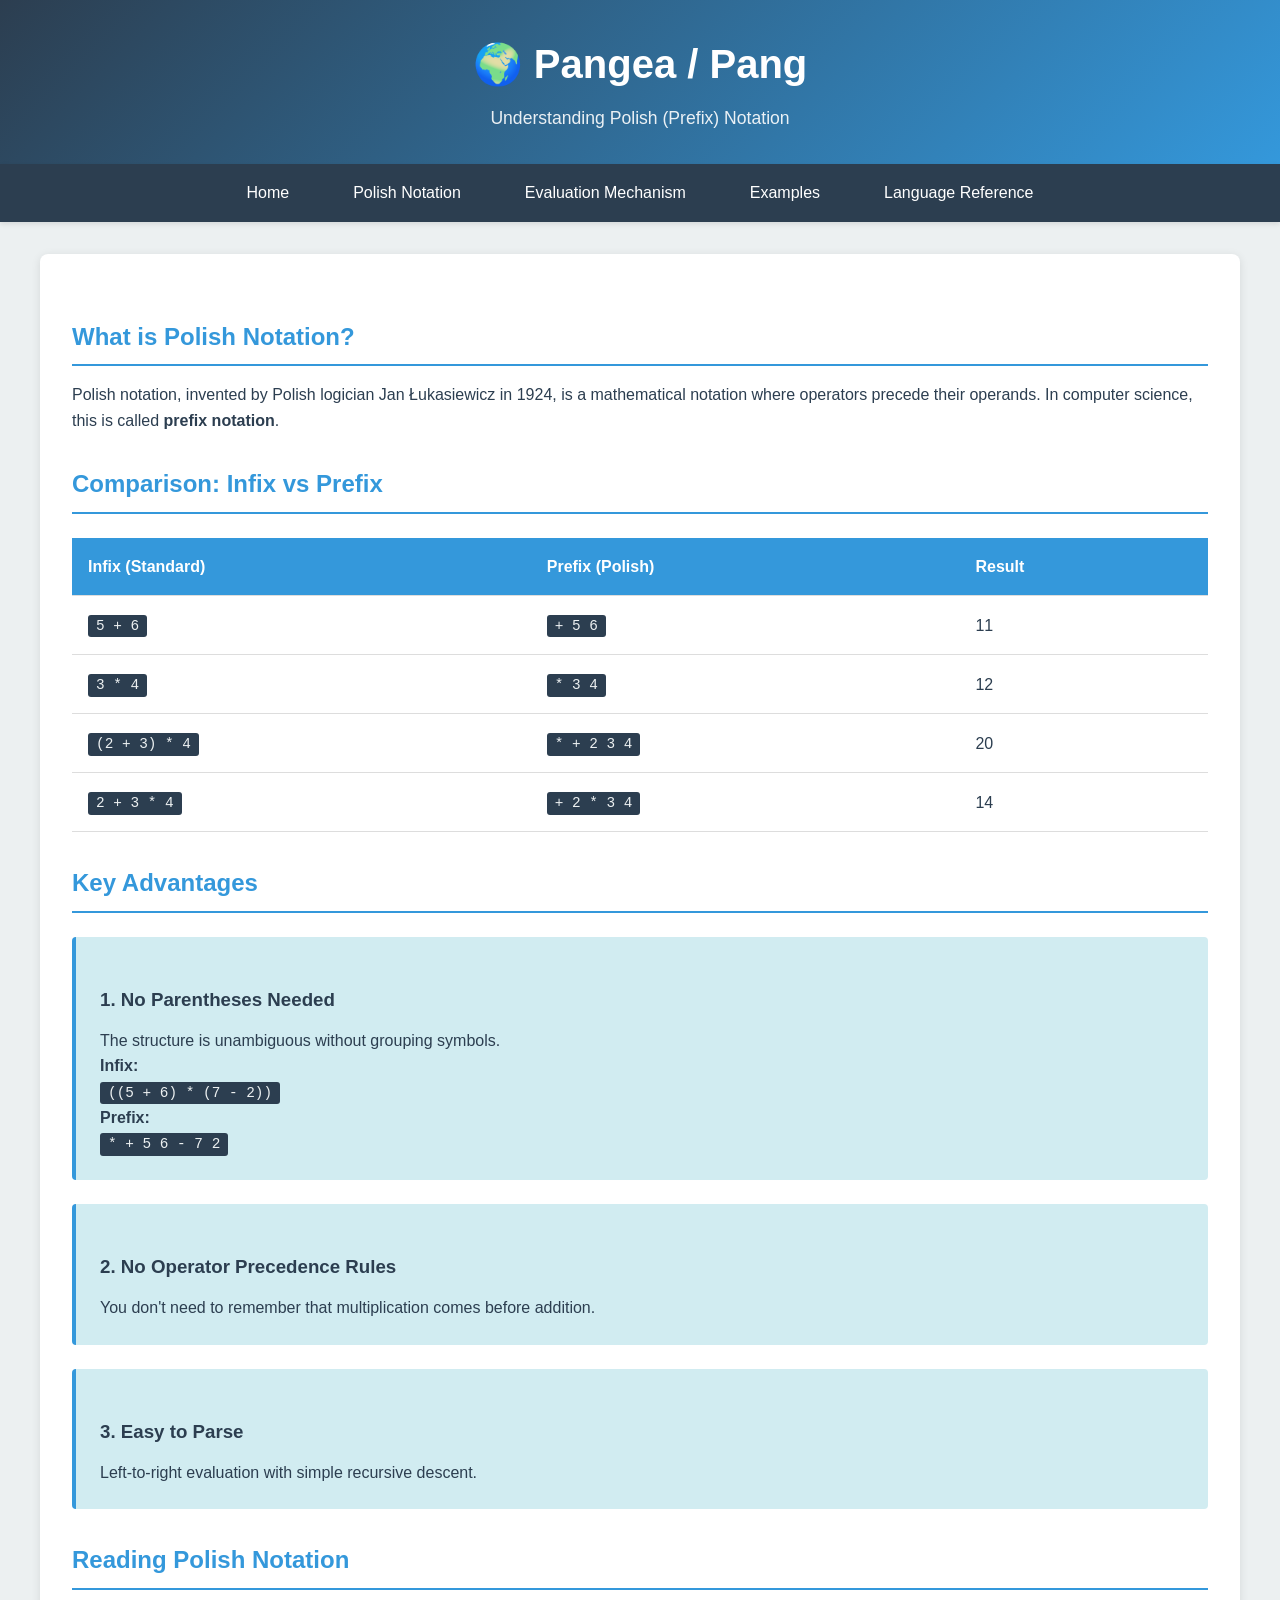
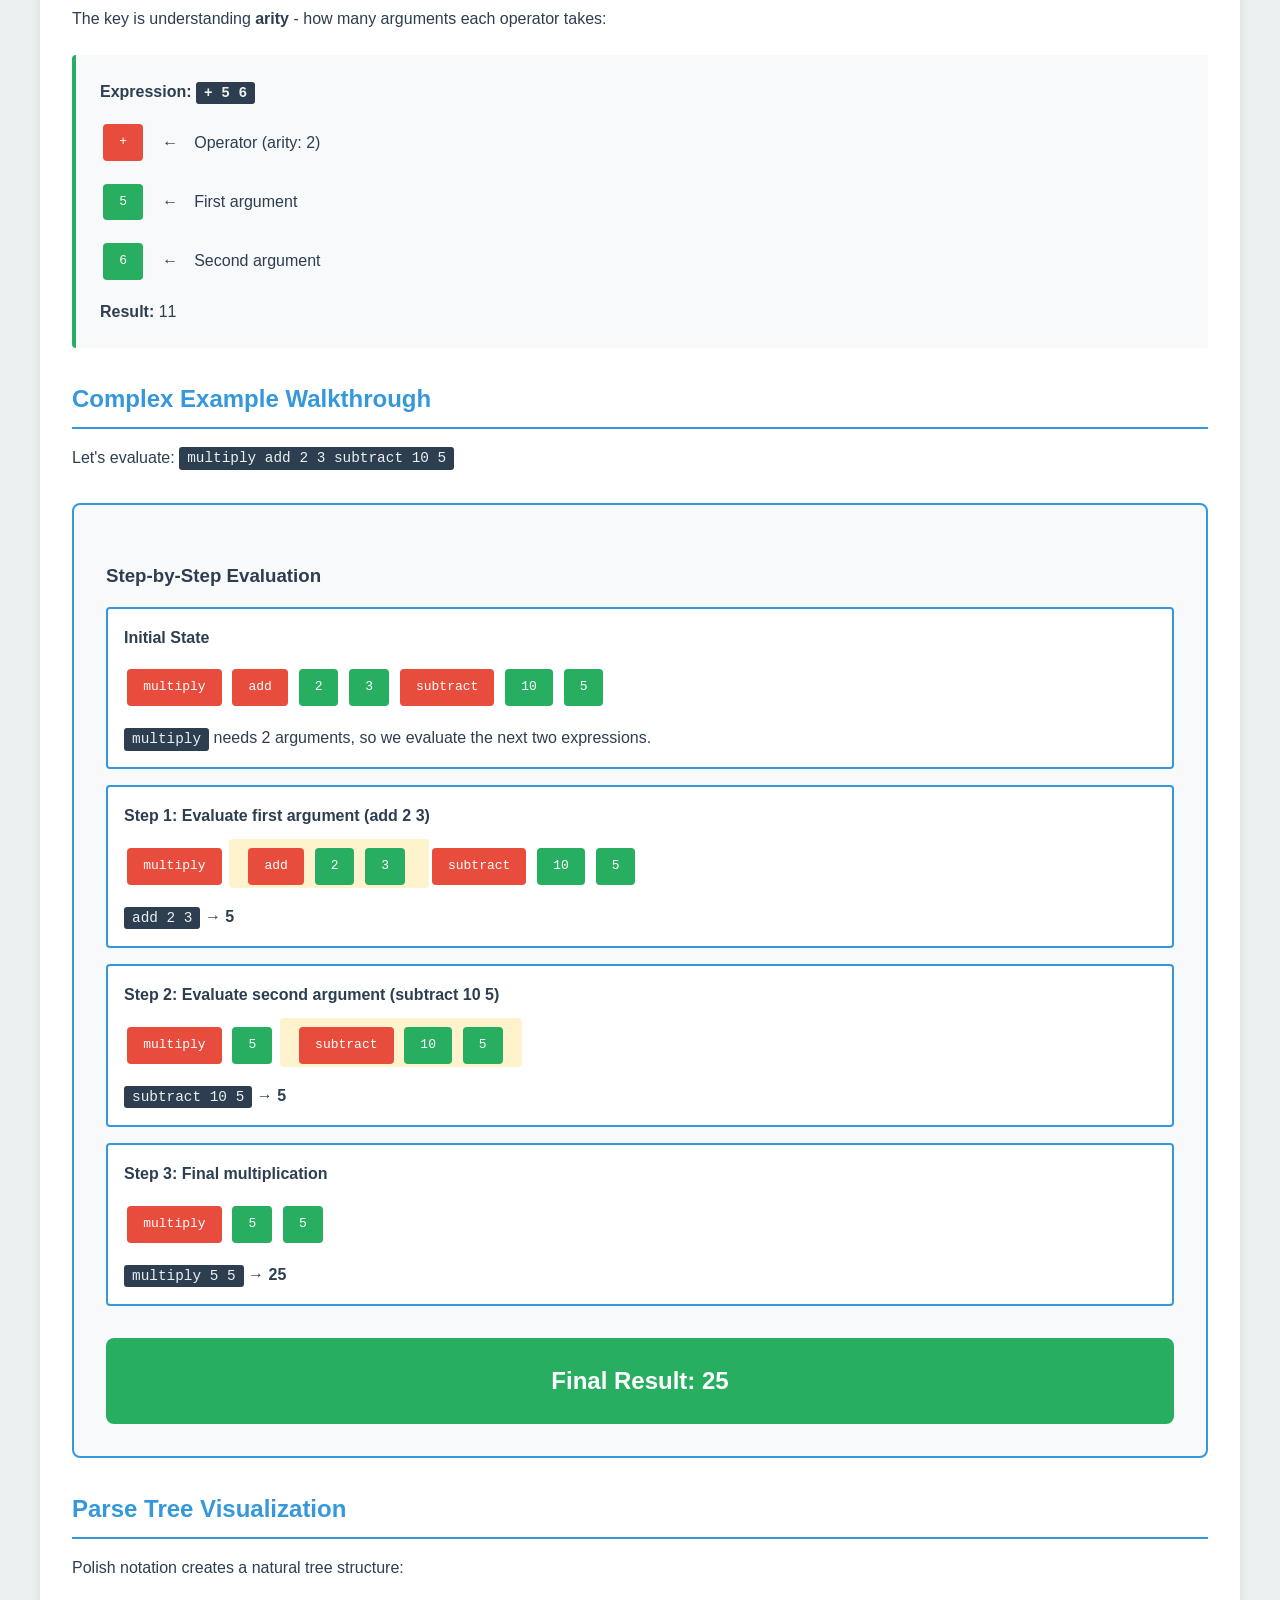
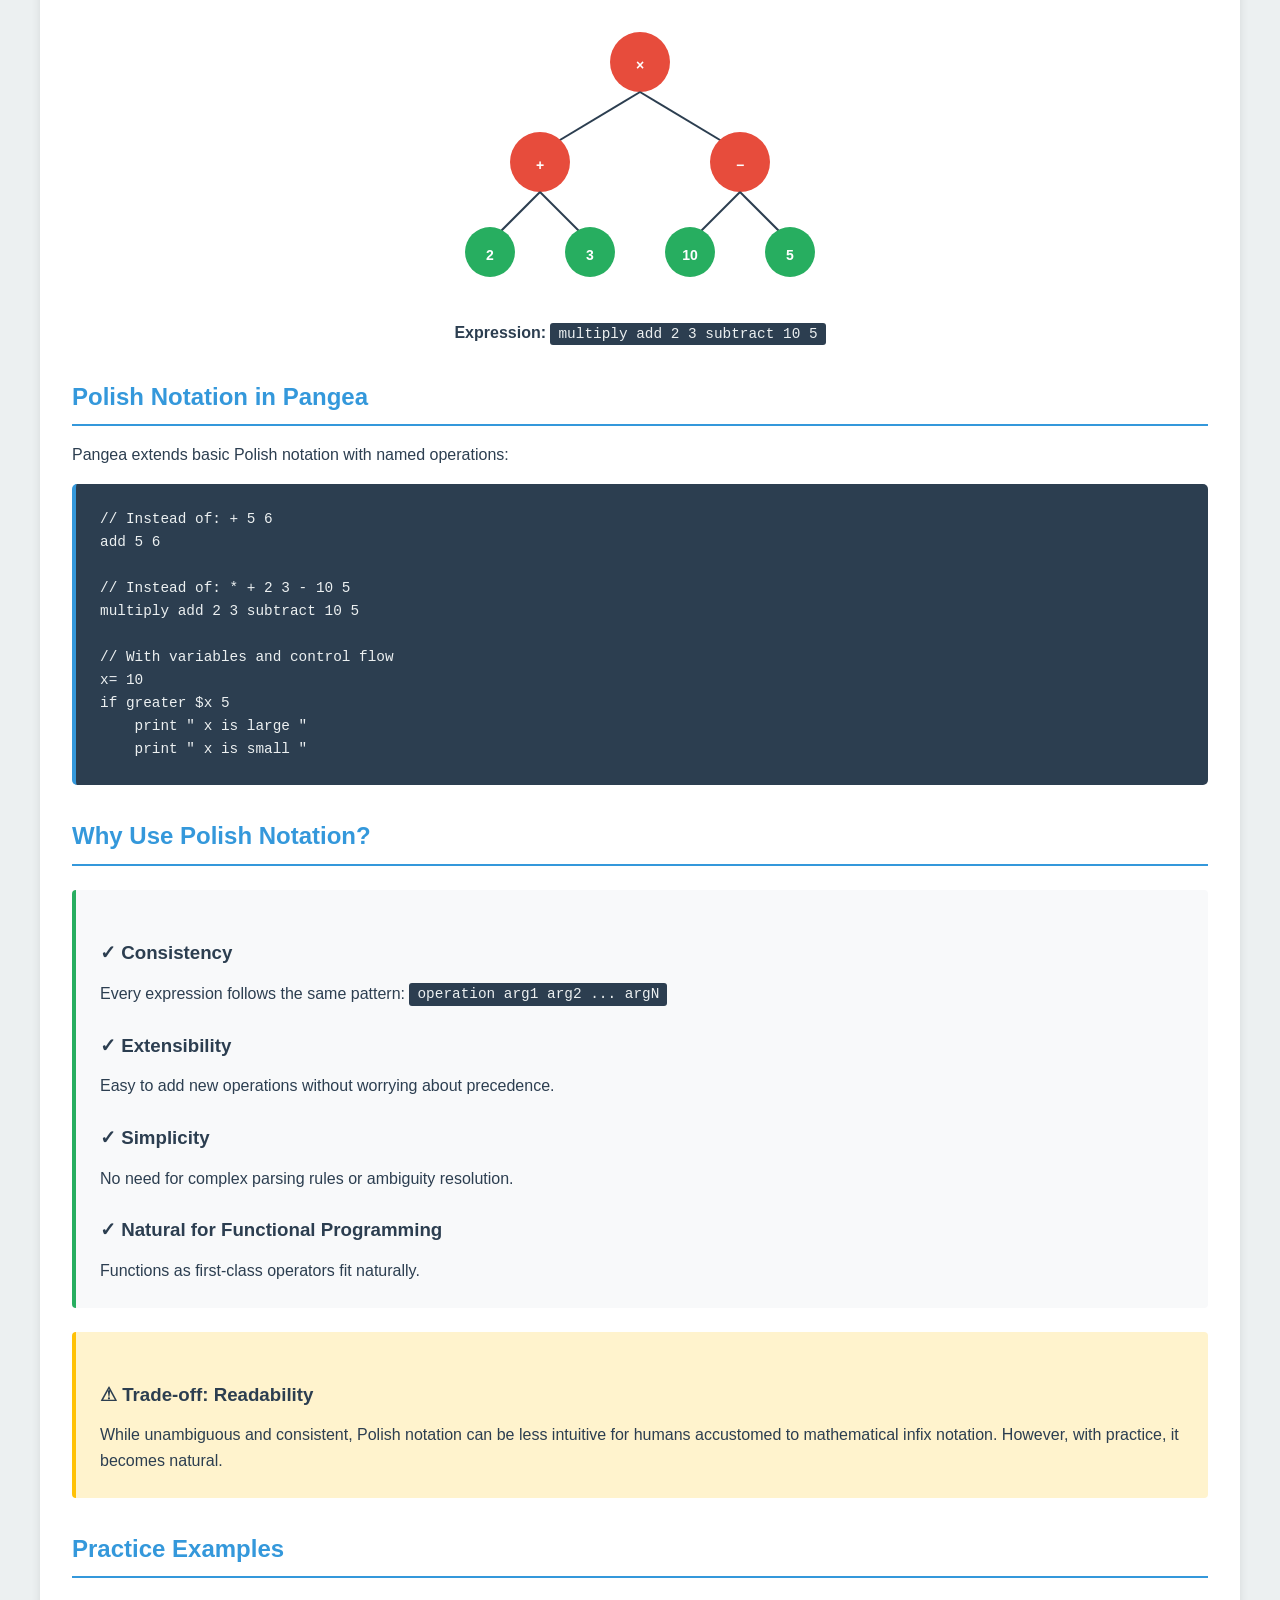
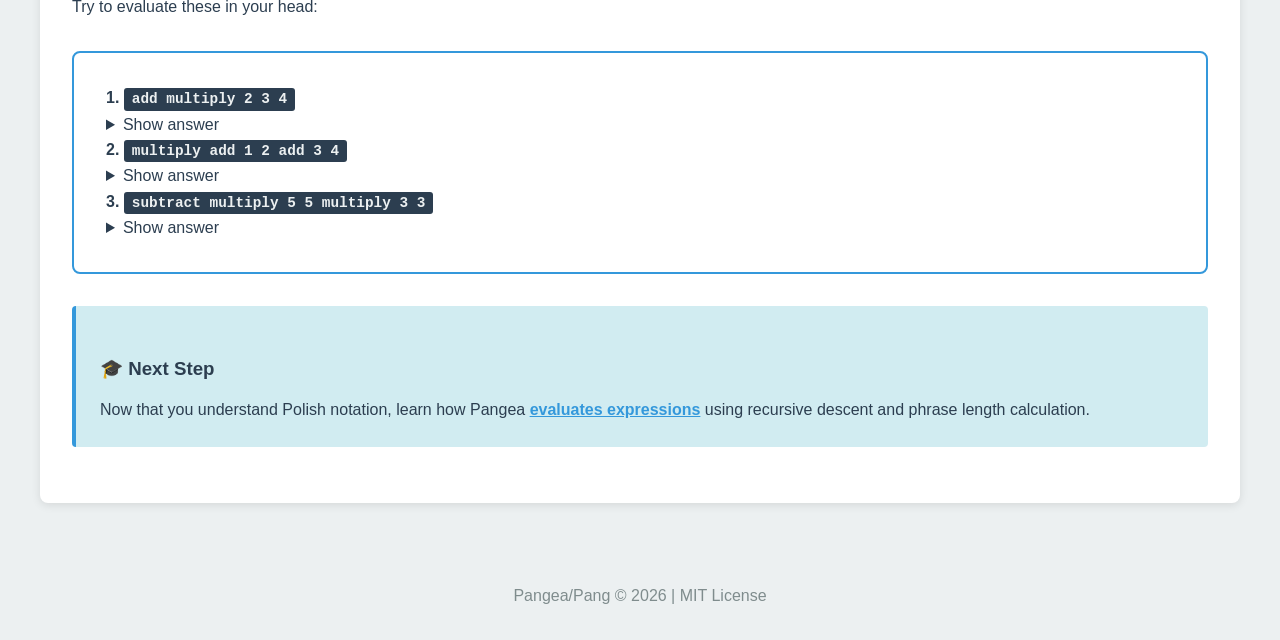
<file: docs/polish-notation.html>
<!doctype html>
<html lang="en">
  <head>
    <meta charset="UTF-8" />
    <meta name="viewport" content="width=device-width, initial-scale=1.0" />
    <title>Polish Notation - Pangea Documentation</title>
    <link rel="stylesheet" href="css/style.css" />
  </head>

  <body>
    <header>
      <h1>🌍 Pangea / Pang</h1>
      <p>Understanding Polish (Prefix) Notation</p>
    </header>

    <nav>
      <ul>
        <li><a href="index.html">Home</a></li>
        <li><a href="polish-notation.html">Polish Notation</a></li>
        <li><a href="evaluation.html">Evaluation Mechanism</a></li>
        <li><a href="examples.html">Examples</a></li>
        <li><a href="reference.html">Language Reference</a></li>
      </ul>
    </nav>

    <main>
      <h2>What is Polish Notation?</h2>

      <p>
        Polish notation, invented by Polish logician Jan Łukasiewicz in 1924, is
        a mathematical notation where operators precede their operands. In
        computer science, this is called <strong>prefix notation</strong>.
      </p>

      <h2>Comparison: Infix vs Prefix</h2>

      <table>
        <thead>
          <tr>
            <th>Infix (Standard)</th>
            <th>Prefix (Polish)</th>
            <th>Result</th>
          </tr>
        </thead>
        <tbody>
          <tr>
            <td><code>5 + 6</code></td>
            <td><code>+ 5 6</code></td>
            <td>11</td>
          </tr>
          <tr>
            <td><code>3 * 4</code></td>
            <td><code>* 3 4</code></td>
            <td>12</td>
          </tr>
          <tr>
            <td><code>(2 + 3) * 4</code></td>
            <td><code>* + 2 3 4</code></td>
            <td>20</td>
          </tr>
          <tr>
            <td><code>2 + 3 * 4</code></td>
            <td><code>+ 2 * 3 4</code></td>
            <td>14</td>
          </tr>
        </tbody>
      </table>

      <h2>Key Advantages</h2>

      <div class="info-box">
        <h3>1. No Parentheses Needed</h3>
        <p>The structure is unambiguous without grouping symbols.</p>

        <h4>Infix:</h4>
        <code>((5 + 6) * (7 - 2))</code>

        <h4>Prefix:</h4>
        <code>* + 5 6 - 7 2</code>
      </div>

      <div class="info-box">
        <h3>2. No Operator Precedence Rules</h3>
        <p>
          You don't need to remember that multiplication comes before addition.
        </p>
      </div>

      <div class="info-box">
        <h3>3. Easy to Parse</h3>
        <p>Left-to-right evaluation with simple recursive descent.</p>
      </div>

      <h2>Reading Polish Notation</h2>

      <p>
        The key is understanding <strong>arity</strong> - how many arguments
        each operator takes:
      </p>

      <div class="example-box">
        <h4>Expression: <code>+ 5 6</code></h4>

        <div
          style="display: flex; align-items: center; gap: 1rem; margin: 1rem 0"
        >
          <span class="token operator">+</span>
          <span>←</span>
          <span>Operator (arity: 2)</span>
        </div>
        <div
          style="display: flex; align-items: center; gap: 1rem; margin: 1rem 0"
        >
          <span class="token number">5</span>
          <span>←</span>
          <span>First argument</span>
        </div>
        <div
          style="display: flex; align-items: center; gap: 1rem; margin: 1rem 0"
        >
          <span class="token number">6</span>
          <span>←</span>
          <span>Second argument</span>
        </div>

        <p><strong>Result:</strong> 11</p>
      </div>

      <h2>Complex Example Walkthrough</h2>

      <p>Let's evaluate: <code>multiply add 2 3 subtract 10 5</code></p>

      <div class="animation-container">
        <h3>Step-by-Step Evaluation</h3>

        <div class="eval-step">
          <h4>Initial State</h4>
          <div style="margin: 1rem 0">
            <span class="token operator">multiply</span>
            <span class="token operator">add</span>
            <span class="token number">2</span>
            <span class="token number">3</span>
            <span class="token operator">subtract</span>
            <span class="token number">10</span>
            <span class="token number">5</span>
          </div>
          <p>
            <code>multiply</code> needs 2 arguments, so we evaluate the next two
            expressions.
          </p>
        </div>

        <div class="eval-step">
          <h4>Step 1: Evaluate first argument (add 2 3)</h4>
          <div style="margin: 1rem 0">
            <span class="token operator">multiply</span>
            <span
              style="padding: 1rem; background: #fff3cd; border-radius: 4px"
            >
              <span class="token operator">add</span>
              <span class="token number">2</span>
              <span class="token number">3</span>
            </span>
            <span class="token operator">subtract</span>
            <span class="token number">10</span>
            <span class="token number">5</span>
          </div>
          <p><code>add 2 3</code> → <strong>5</strong></p>
        </div>

        <div class="eval-step">
          <h4>Step 2: Evaluate second argument (subtract 10 5)</h4>
          <div style="margin: 1rem 0">
            <span class="token operator">multiply</span>
            <span class="token number" style="background: #27ae60">5</span>
            <span
              style="padding: 1rem; background: #fff3cd; border-radius: 4px"
            >
              <span class="token operator">subtract</span>
              <span class="token number">10</span>
              <span class="token number">5</span>
            </span>
          </div>
          <p><code>subtract 10 5</code> → <strong>5</strong></p>
        </div>

        <div class="eval-step">
          <h4>Step 3: Final multiplication</h4>
          <div style="margin: 1rem 0">
            <span class="token operator">multiply</span>
            <span class="token number" style="background: #27ae60">5</span>
            <span class="token number" style="background: #27ae60">5</span>
          </div>
          <p><code>multiply 5 5</code> → <strong>25</strong></p>
        </div>

        <div
          style="
            text-align: center;
            background: #27ae60;
            color: white;
            padding: 1.5rem;
            border-radius: 8px;
            font-size: 1.5rem;
            margin-top: 2rem;
          "
        >
          <strong>Final Result: 25</strong>
        </div>
      </div>

      <h2>Parse Tree Visualization</h2>

      <p>Polish notation creates a natural tree structure:</p>

      <div class="diagram">
        <svg width="500" height="300" viewBox="0 0 500 300">
          <!-- Root: multiply -->
          <circle cx="250" cy="50" r="30" fill="#e74c3c" />
          <text
            x="250"
            y="58"
            text-anchor="middle"
            fill="white"
            font-size="14"
            font-weight="bold"
          >
            ×
          </text>

          <!-- Left branch: add -->
          <line
            x1="250"
            y1="80"
            x2="150"
            y2="140"
            stroke="#2c3e50"
            stroke-width="2"
          />
          <circle cx="150" cy="150" r="30" fill="#e74c3c" />
          <text
            x="150"
            y="158"
            text-anchor="middle"
            fill="white"
            font-size="14"
            font-weight="bold"
          >
            +
          </text>

          <!-- Right branch: subtract -->
          <line
            x1="250"
            y1="80"
            x2="350"
            y2="140"
            stroke="#2c3e50"
            stroke-width="2"
          />
          <circle cx="350" cy="150" r="30" fill="#e74c3c" />
          <text
            x="350"
            y="158"
            text-anchor="middle"
            fill="white"
            font-size="14"
            font-weight="bold"
          >
            −
          </text>

          <!-- Add children: 2, 3 -->
          <line
            x1="150"
            y1="180"
            x2="100"
            y2="230"
            stroke="#2c3e50"
            stroke-width="2"
          />
          <circle cx="100" cy="240" r="25" fill="#27ae60" />
          <text
            x="100"
            y="248"
            text-anchor="middle"
            fill="white"
            font-size="14"
            font-weight="bold"
          >
            2
          </text>

          <line
            x1="150"
            y1="180"
            x2="200"
            y2="230"
            stroke="#2c3e50"
            stroke-width="2"
          />
          <circle cx="200" cy="240" r="25" fill="#27ae60" />
          <text
            x="200"
            y="248"
            text-anchor="middle"
            fill="white"
            font-size="14"
            font-weight="bold"
          >
            3
          </text>

          <!-- Subtract children: 10, 5 -->
          <line
            x1="350"
            y1="180"
            x2="300"
            y2="230"
            stroke="#2c3e50"
            stroke-width="2"
          />
          <circle cx="300" cy="240" r="25" fill="#27ae60" />
          <text
            x="300"
            y="248"
            text-anchor="middle"
            fill="white"
            font-size="14"
            font-weight="bold"
          >
            10
          </text>

          <line
            x1="350"
            y1="180"
            x2="400"
            y2="230"
            stroke="#2c3e50"
            stroke-width="2"
          />
          <circle cx="400" cy="240" r="25" fill="#27ae60" />
          <text
            x="400"
            y="248"
            text-anchor="middle"
            fill="white"
            font-size="14"
            font-weight="bold"
          >
            5
          </text>
        </svg>
        <p>
          <strong>Expression:</strong>
          <code>multiply add 2 3 subtract 10 5</code>
        </p>
      </div>

      <h2>Polish Notation in Pangea</h2>

      <p>Pangea extends basic Polish notation with named operations:</p>

      <pre><code>// Instead of: + 5 6
add 5 6

// Instead of: * + 2 3 - 10 5
multiply add 2 3 subtract 10 5

// With variables and control flow
x= 10
if greater $x 5
    print " x is large "
    print " x is small "</code></pre>

      <h2>Why Use Polish Notation?</h2>

      <div class="example-box">
        <h3>✓ Consistency</h3>
        <p>
          Every expression follows the same pattern:
          <code>operation arg1 arg2 ... argN</code>
        </p>

        <h3>✓ Extensibility</h3>
        <p>Easy to add new operations without worrying about precedence.</p>

        <h3>✓ Simplicity</h3>
        <p>No need for complex parsing rules or ambiguity resolution.</p>

        <h3>✓ Natural for Functional Programming</h3>
        <p>Functions as first-class operators fit naturally.</p>
      </div>

      <div class="warning-box">
        <h3>⚠ Trade-off: Readability</h3>
        <p>
          While unambiguous and consistent, Polish notation can be less
          intuitive for humans accustomed to mathematical infix notation.
          However, with practice, it becomes natural.
        </p>
      </div>

      <h2>Practice Examples</h2>

      <p>Try to evaluate these in your head:</p>

      <div class="interactive-demo">
        <h4>1. <code>add multiply 2 3 4</code></h4>
        <details>
          <summary>Show answer</summary>
          <p>
            <code>multiply 2 3</code> = 6<br />
            <code>add 6 4</code> = <strong>10</strong>
          </p>
        </details>

        <h4>2. <code>multiply add 1 2 add 3 4</code></h4>
        <details>
          <summary>Show answer</summary>
          <p>
            <code>add 1 2</code> = 3<br />
            <code>add 3 4</code> = 7<br />
            <code>multiply 3 7</code> = <strong>21</strong>
          </p>
        </details>

        <h4>3. <code>subtract multiply 5 5 multiply 3 3</code></h4>
        <details>
          <summary>Show answer</summary>
          <p>
            <code>multiply 5 5</code> = 25<br />
            <code>multiply 3 3</code> = 9<br />
            <code>subtract 25 9</code> = <strong>16</strong>
          </p>
        </details>
      </div>

      <div class="info-box">
        <h3>🎓 Next Step</h3>
        <p>
          Now that you understand Polish notation, learn how Pangea
          <a href="evaluation.html" style="color: var(--secondary-color)"
            ><strong>evaluates expressions</strong></a
          >
          using recursive descent and phrase length calculation.
        </p>
      </div>
    </main>

    <footer>
      <p>Pangea/Pang &copy; 2026 | MIT License</p>
    </footer>
  </body>
</html>
</file>
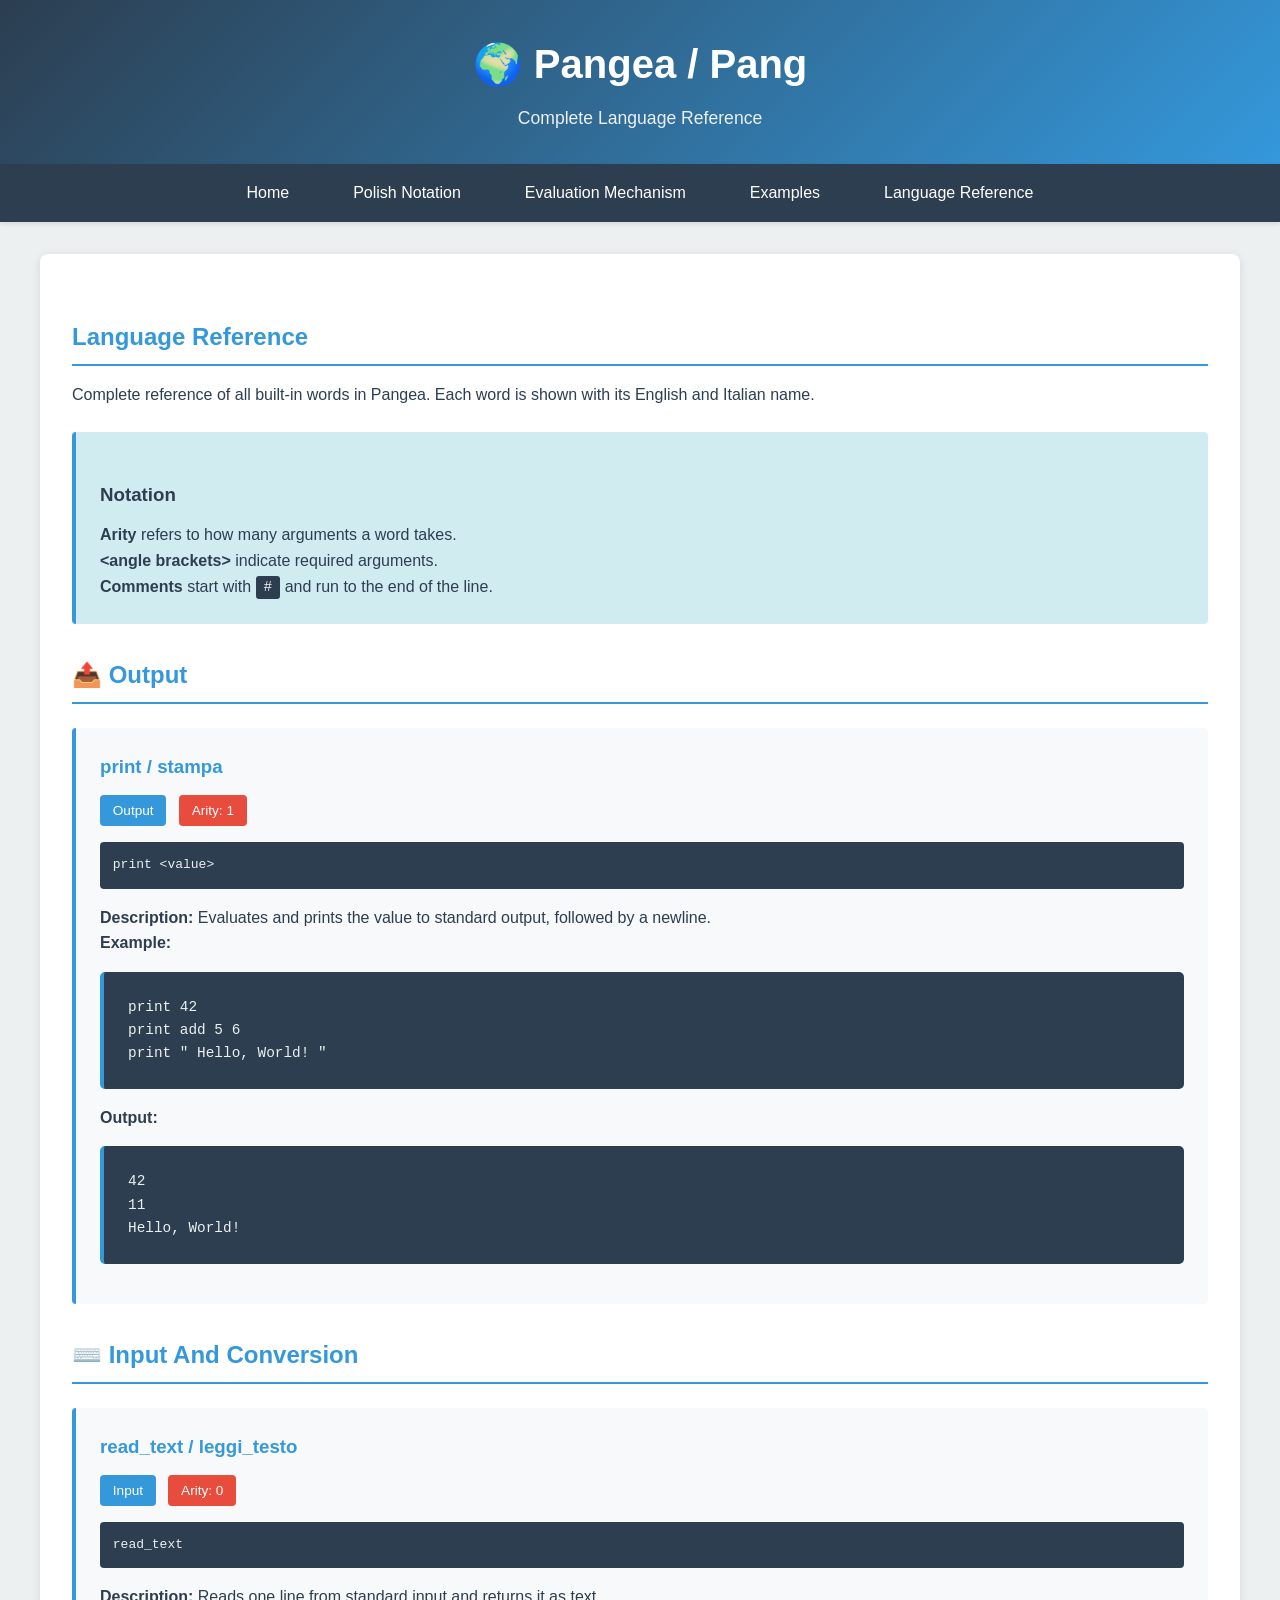
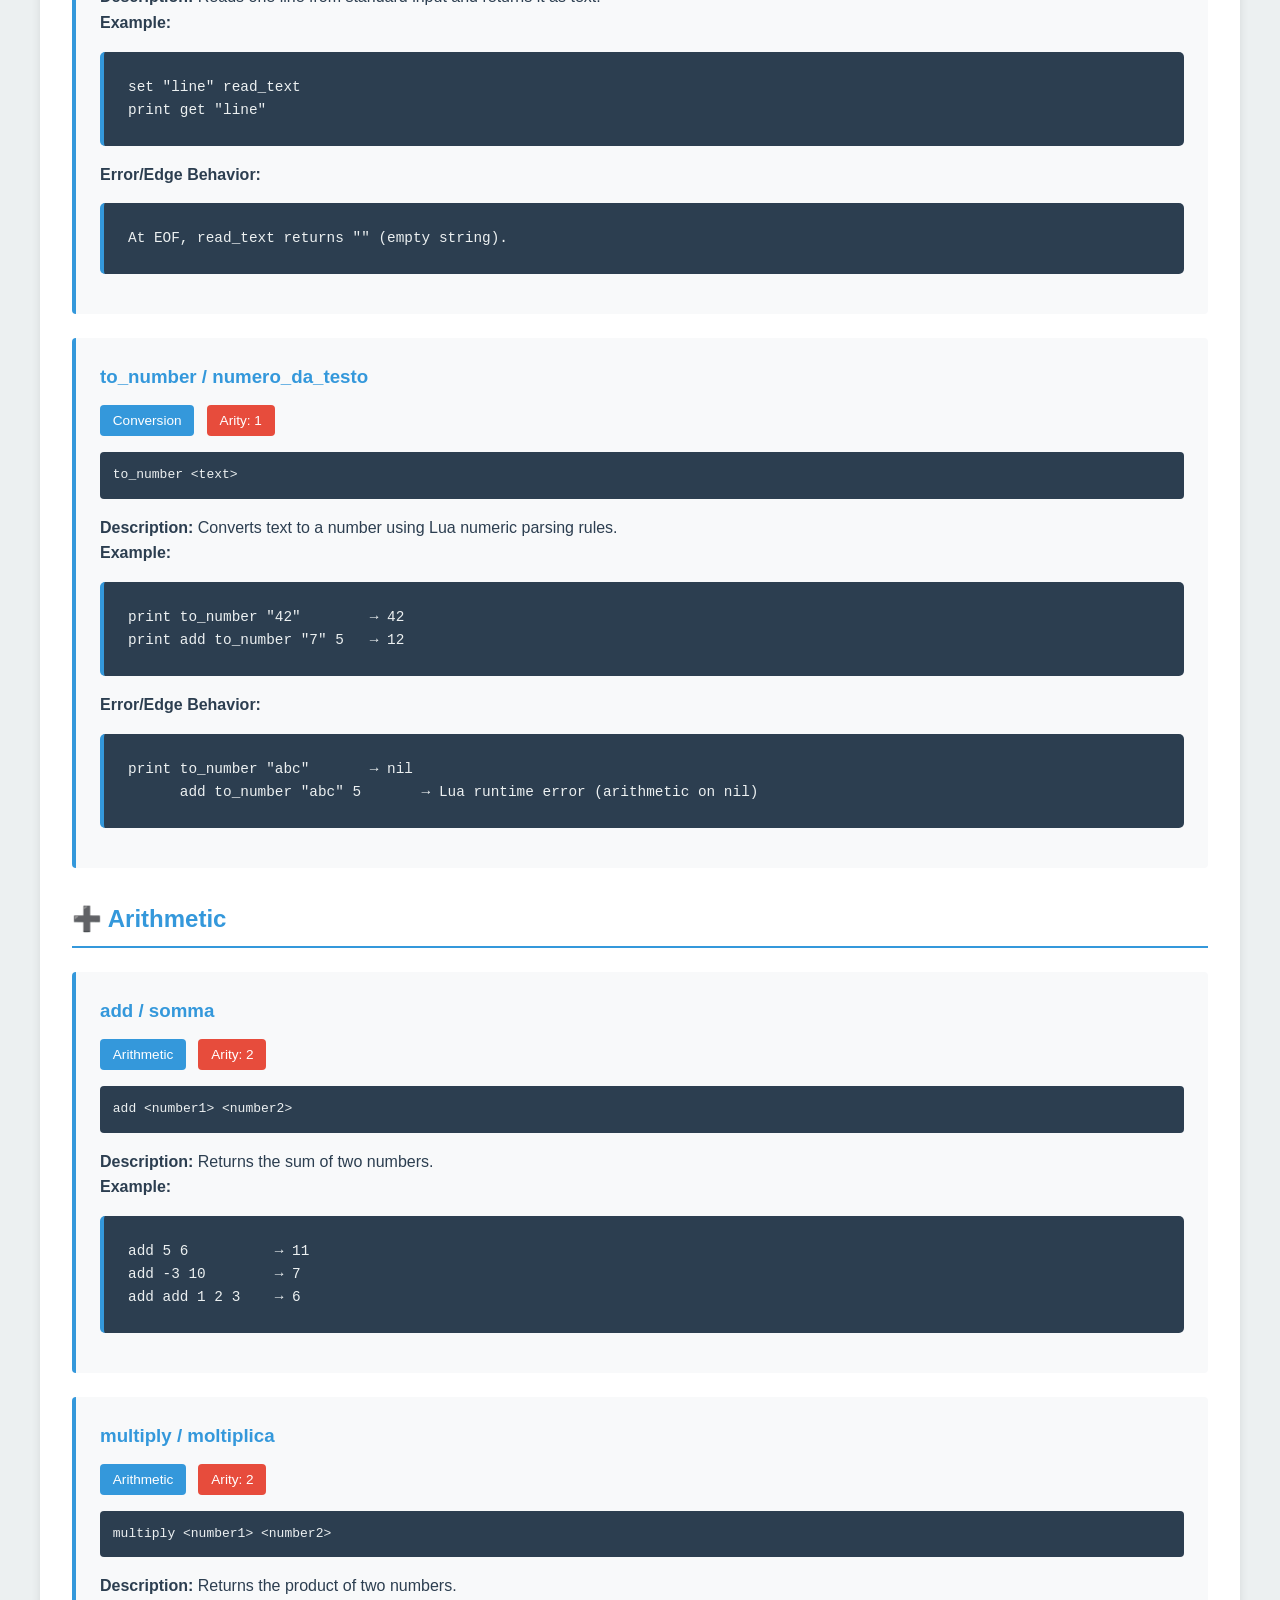
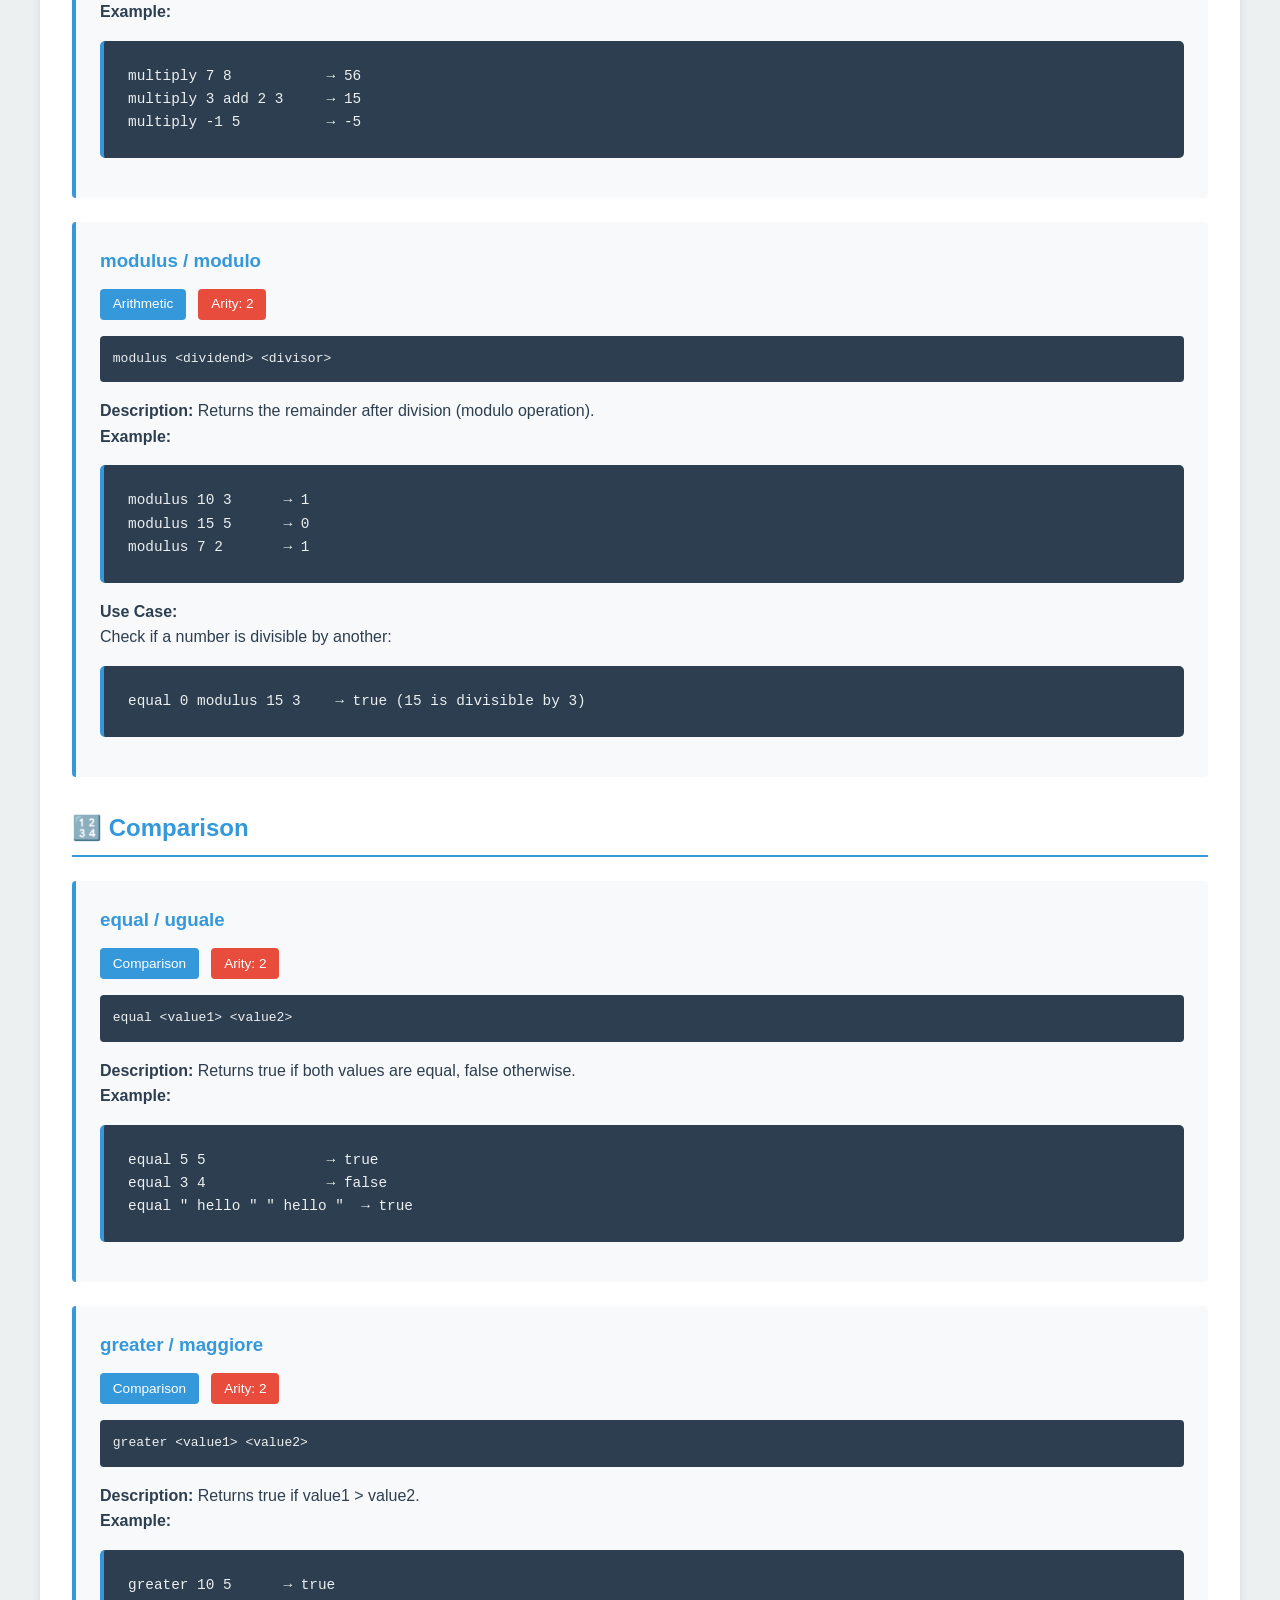
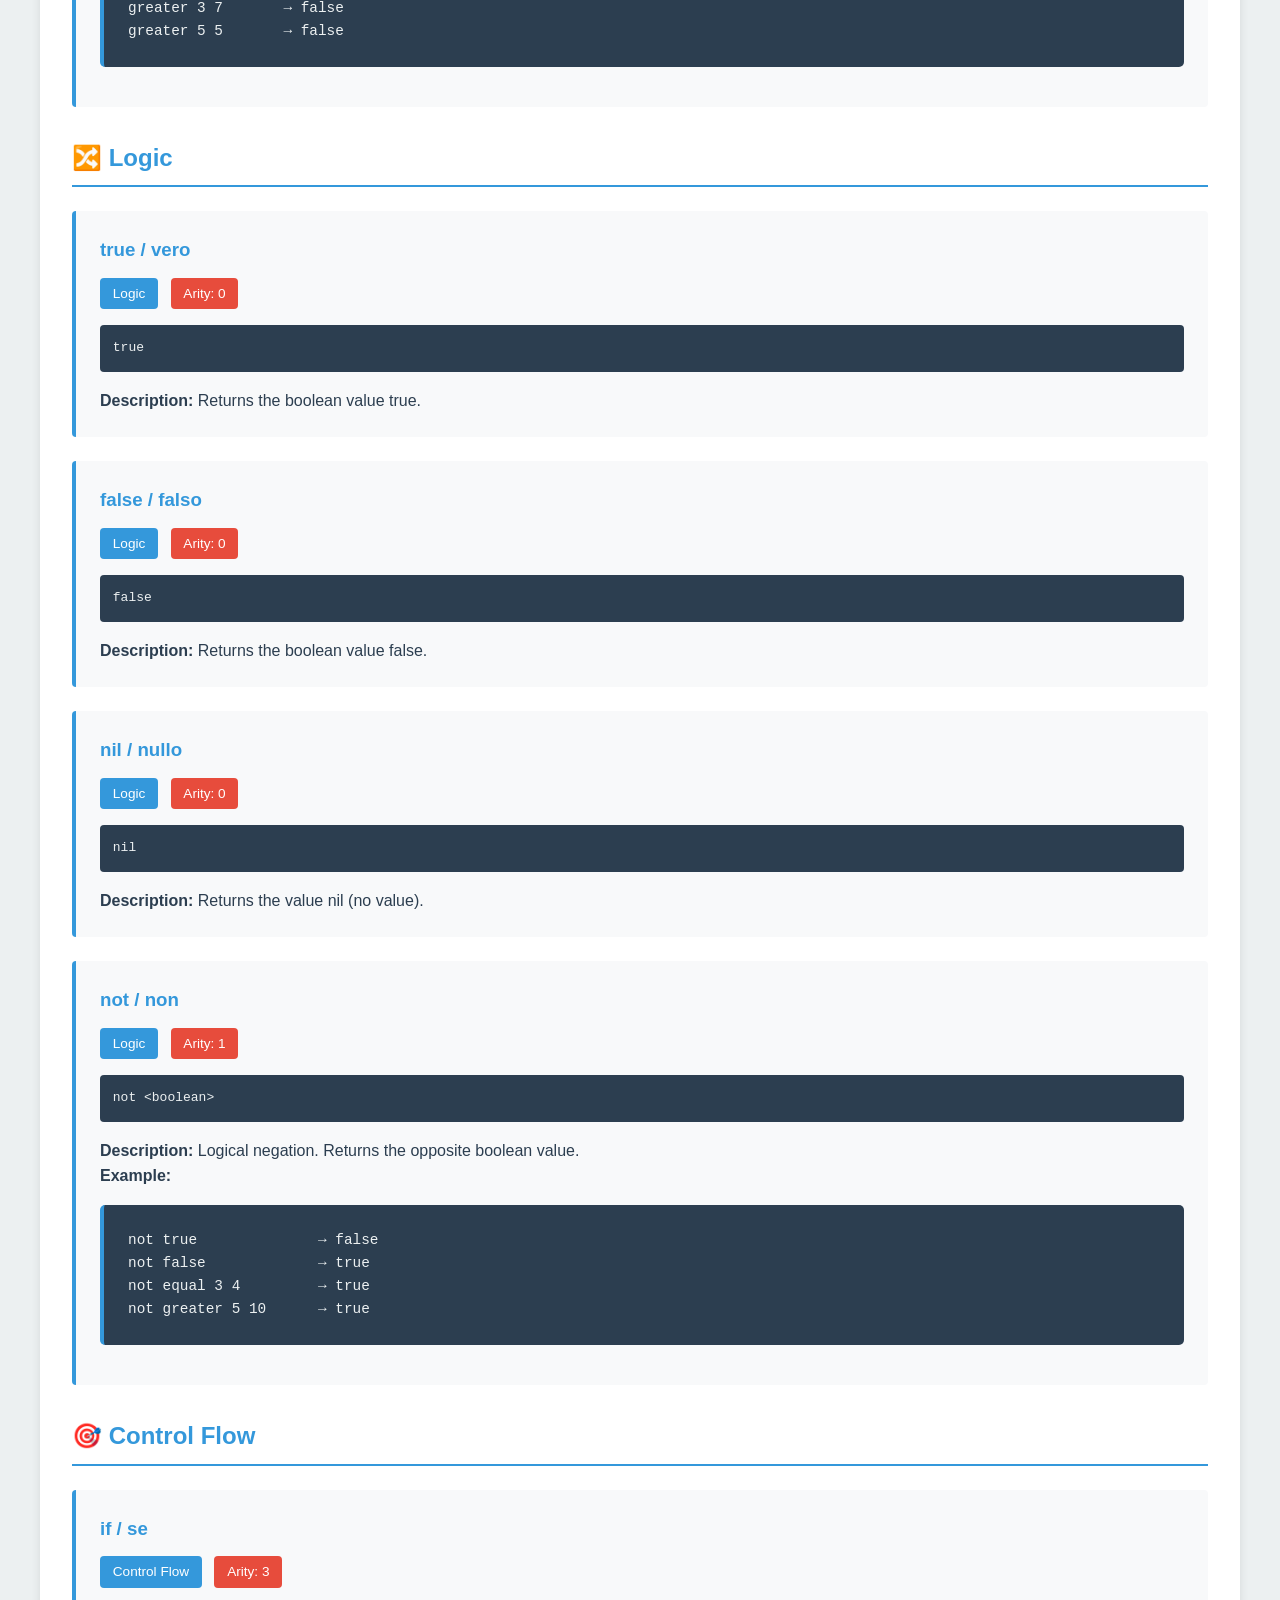
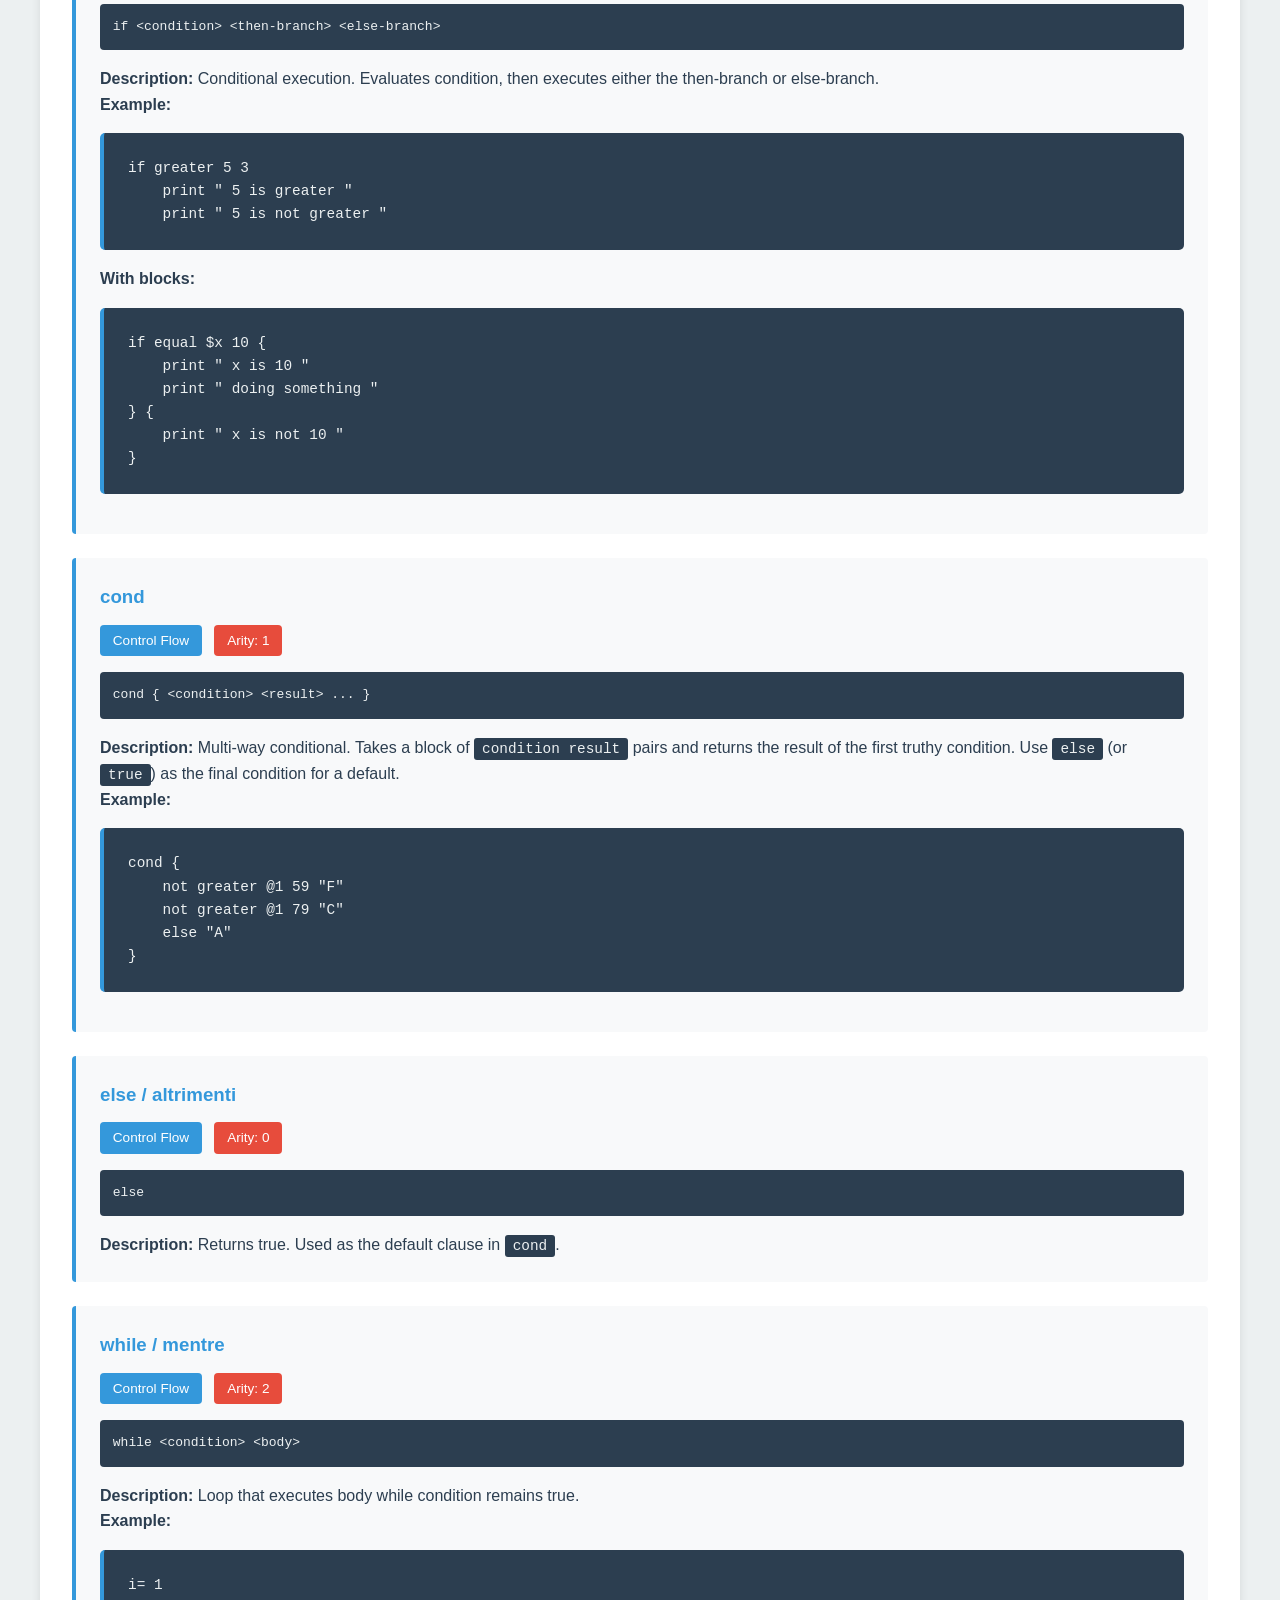
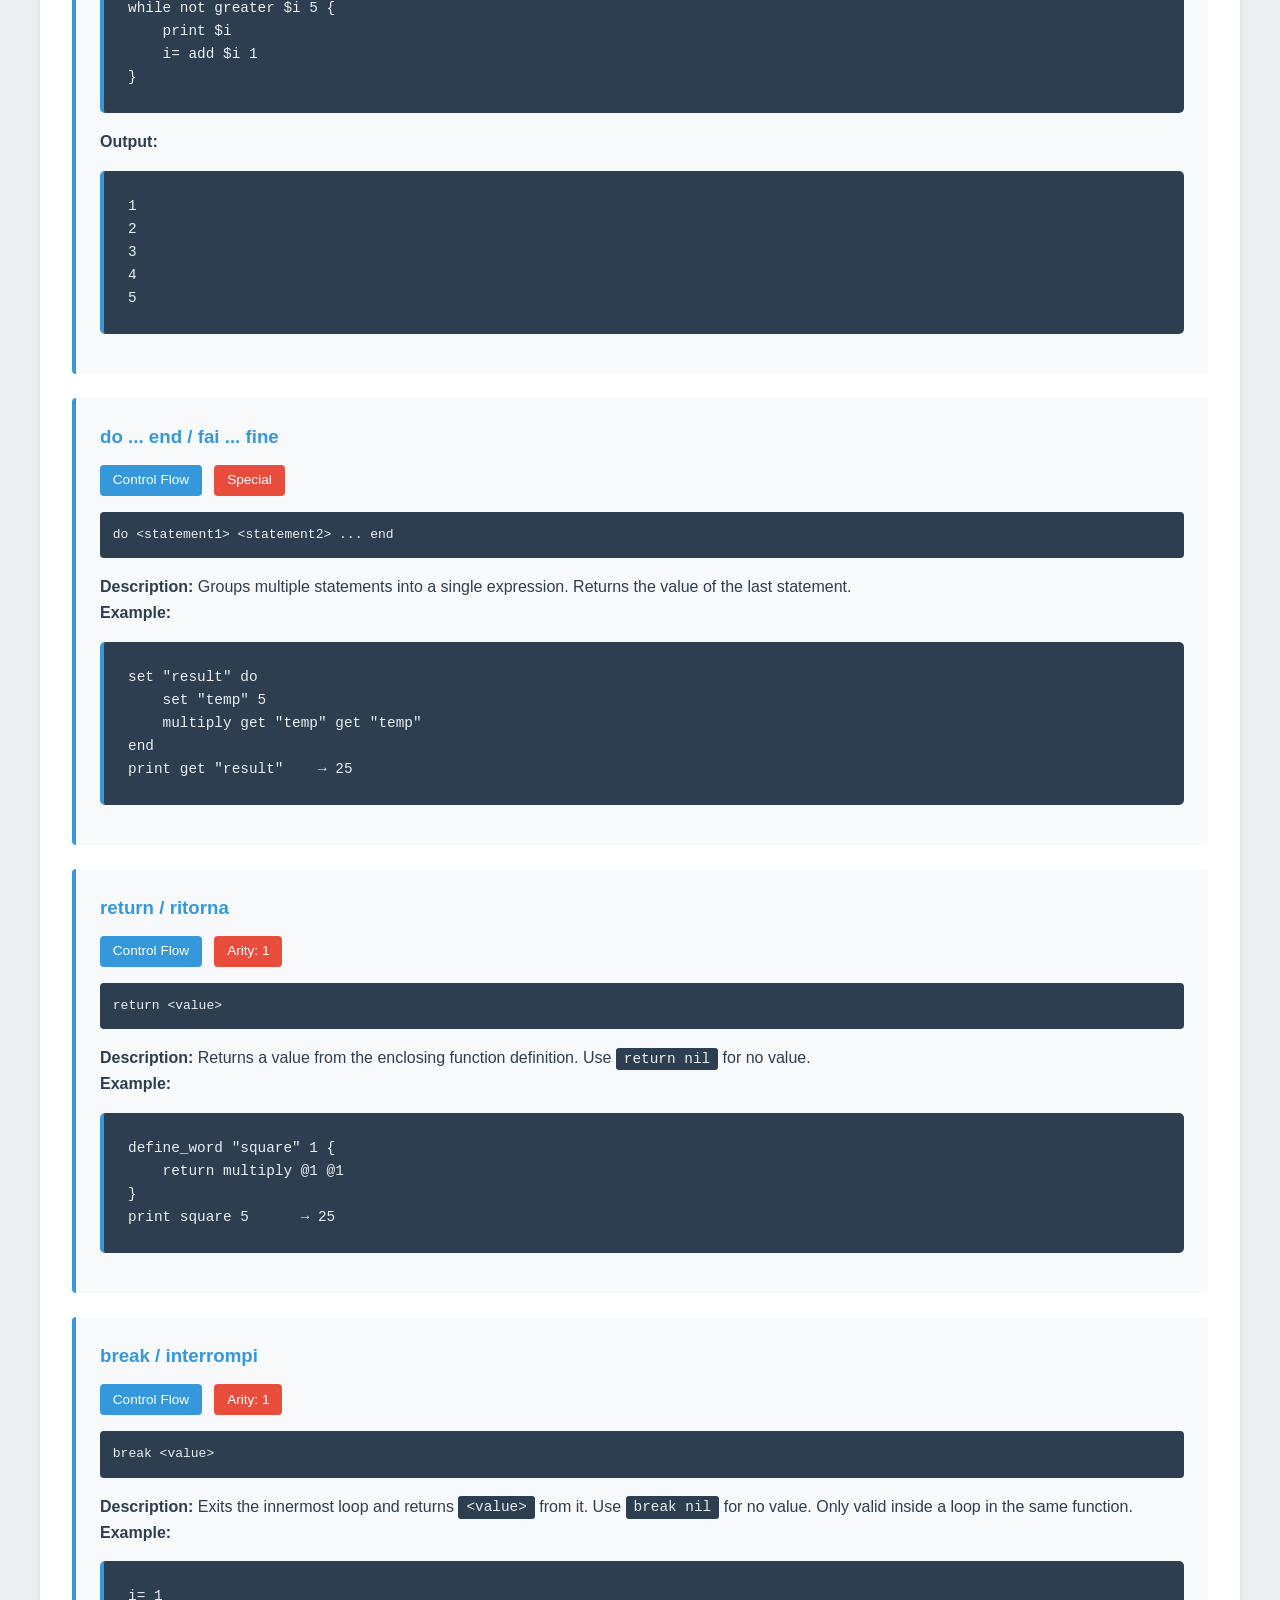
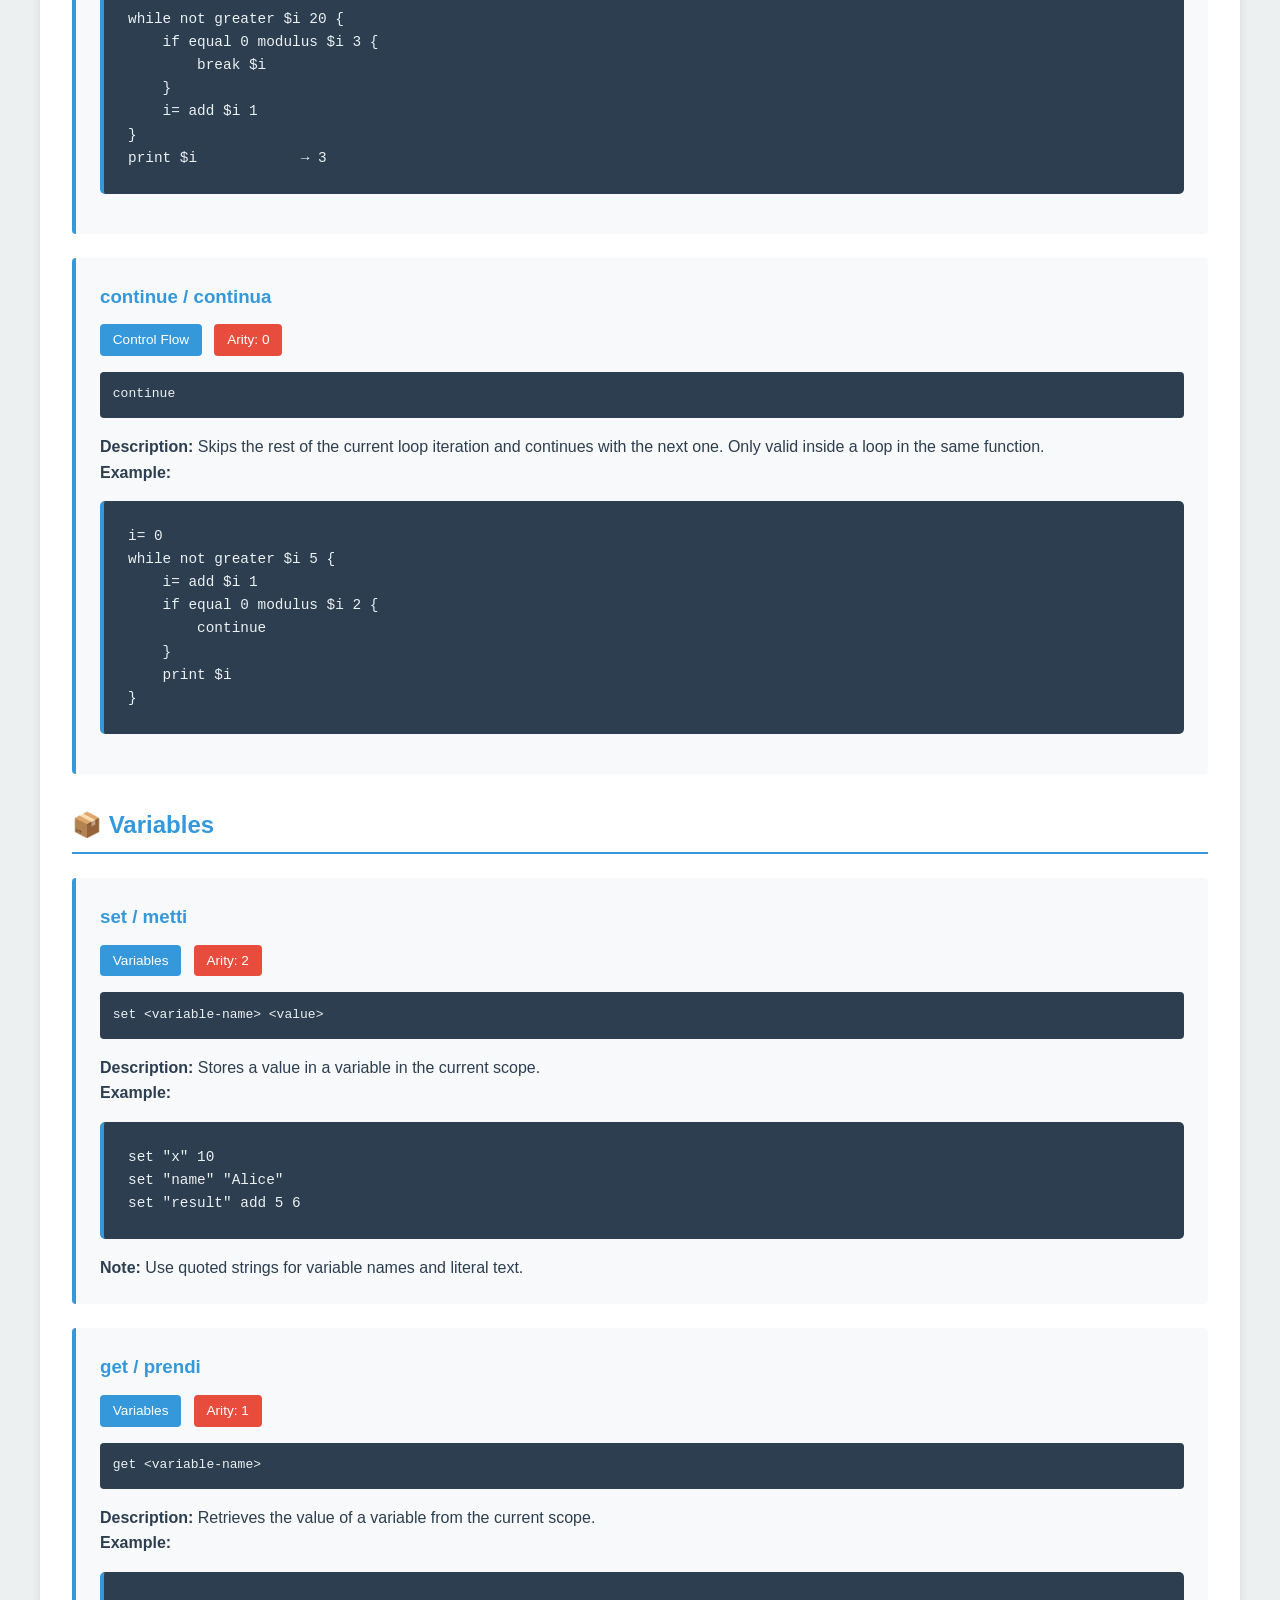
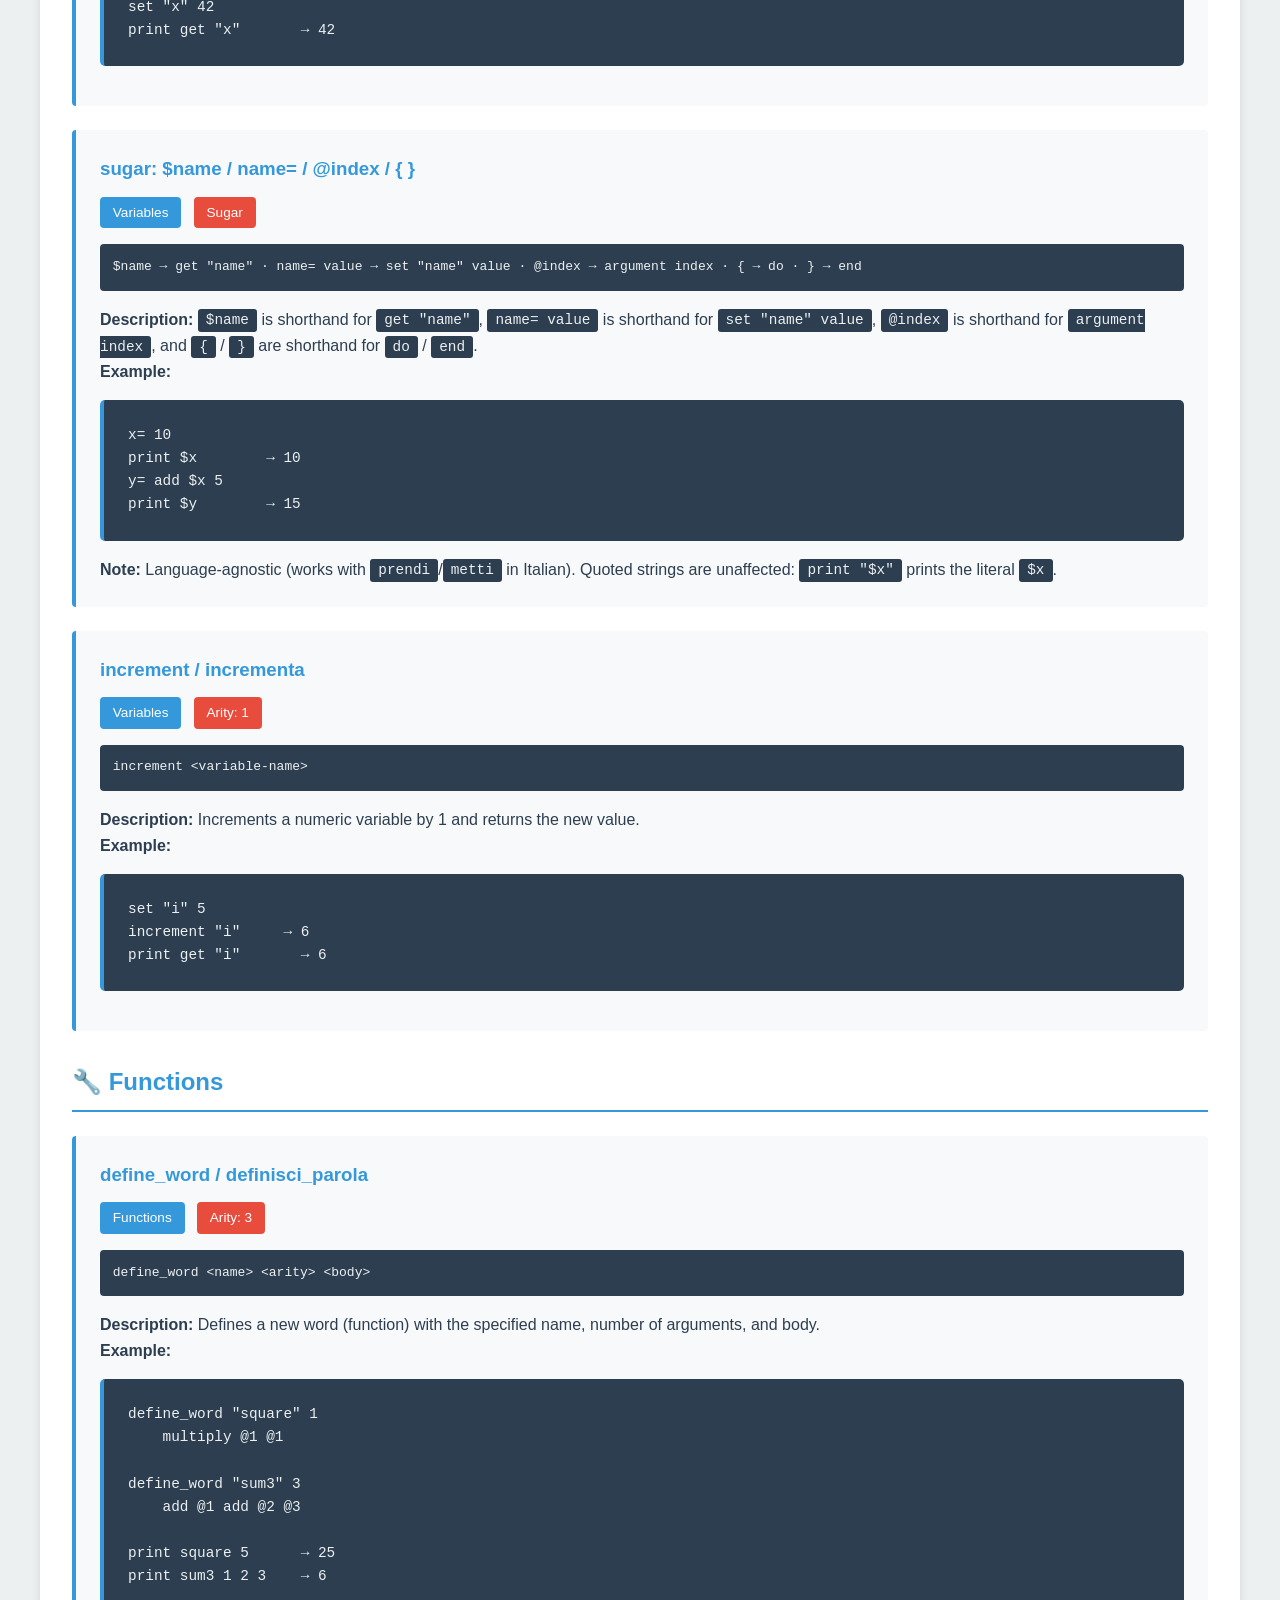
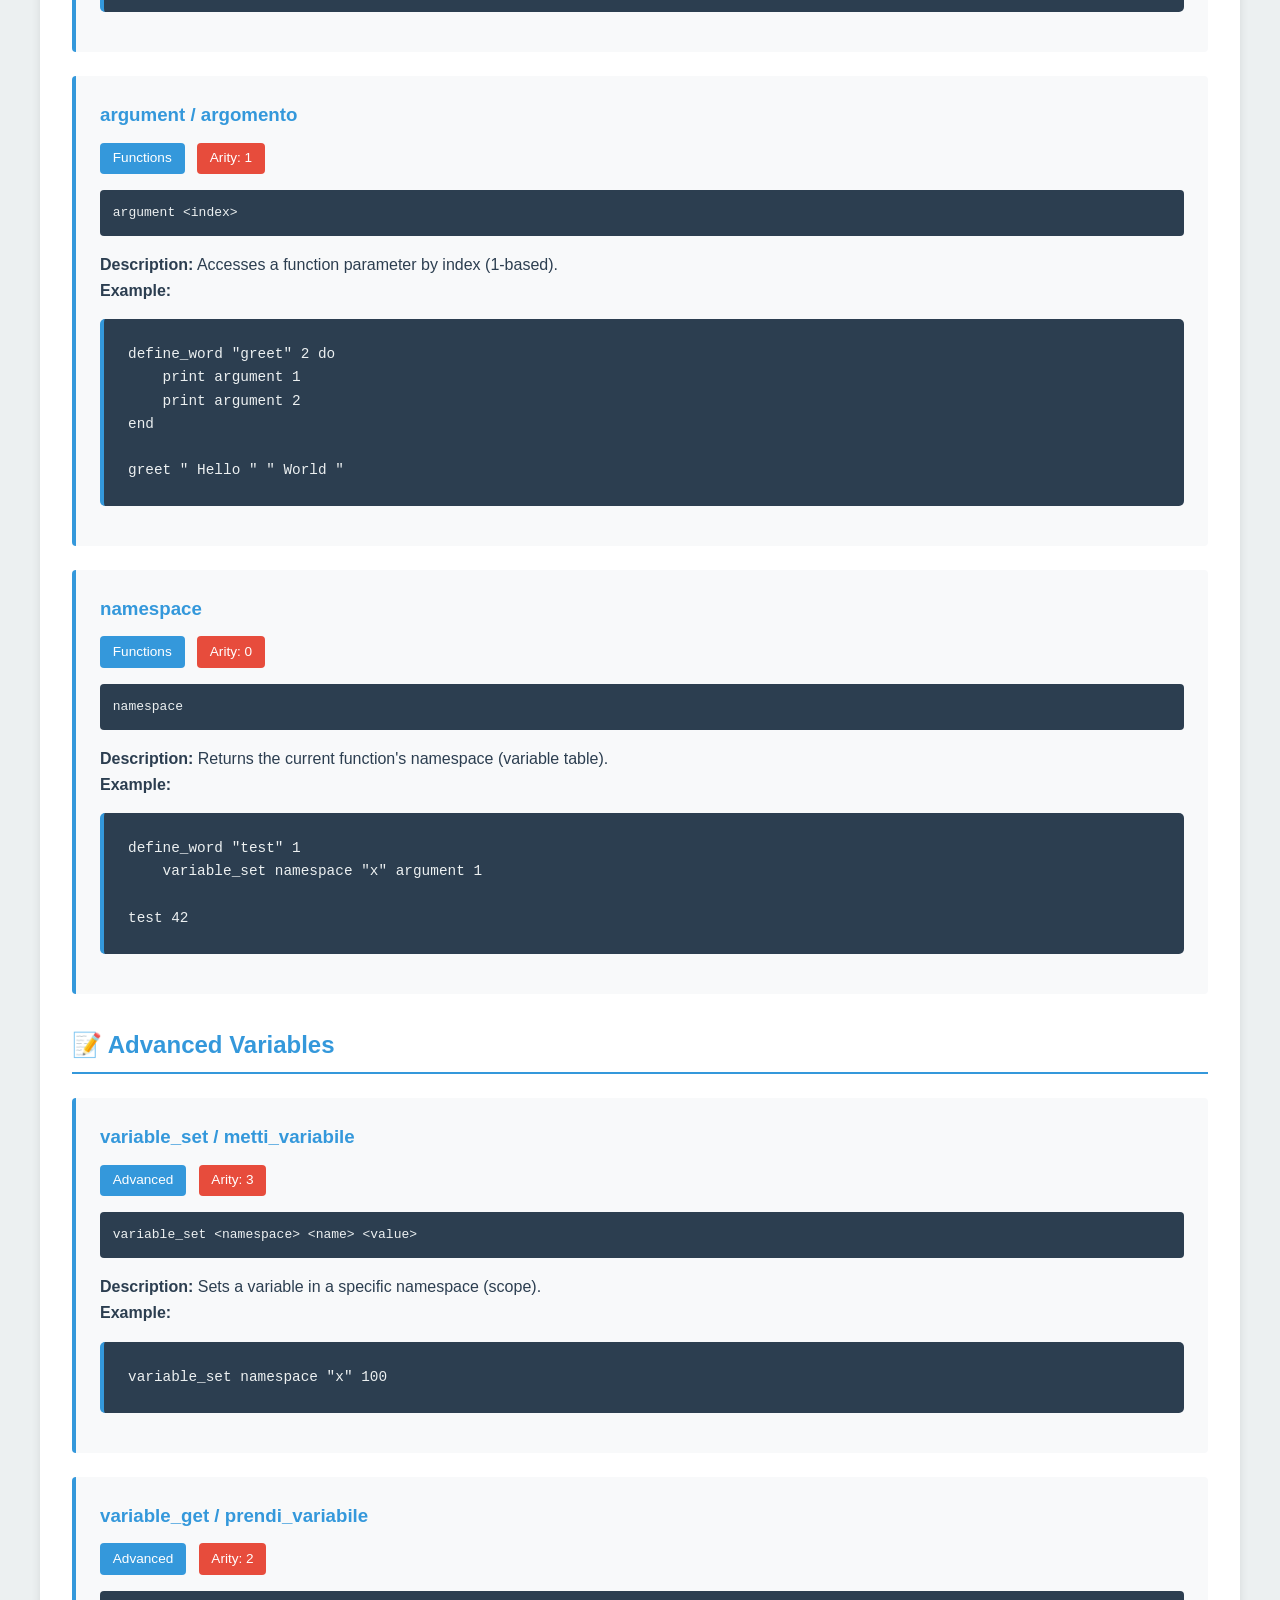
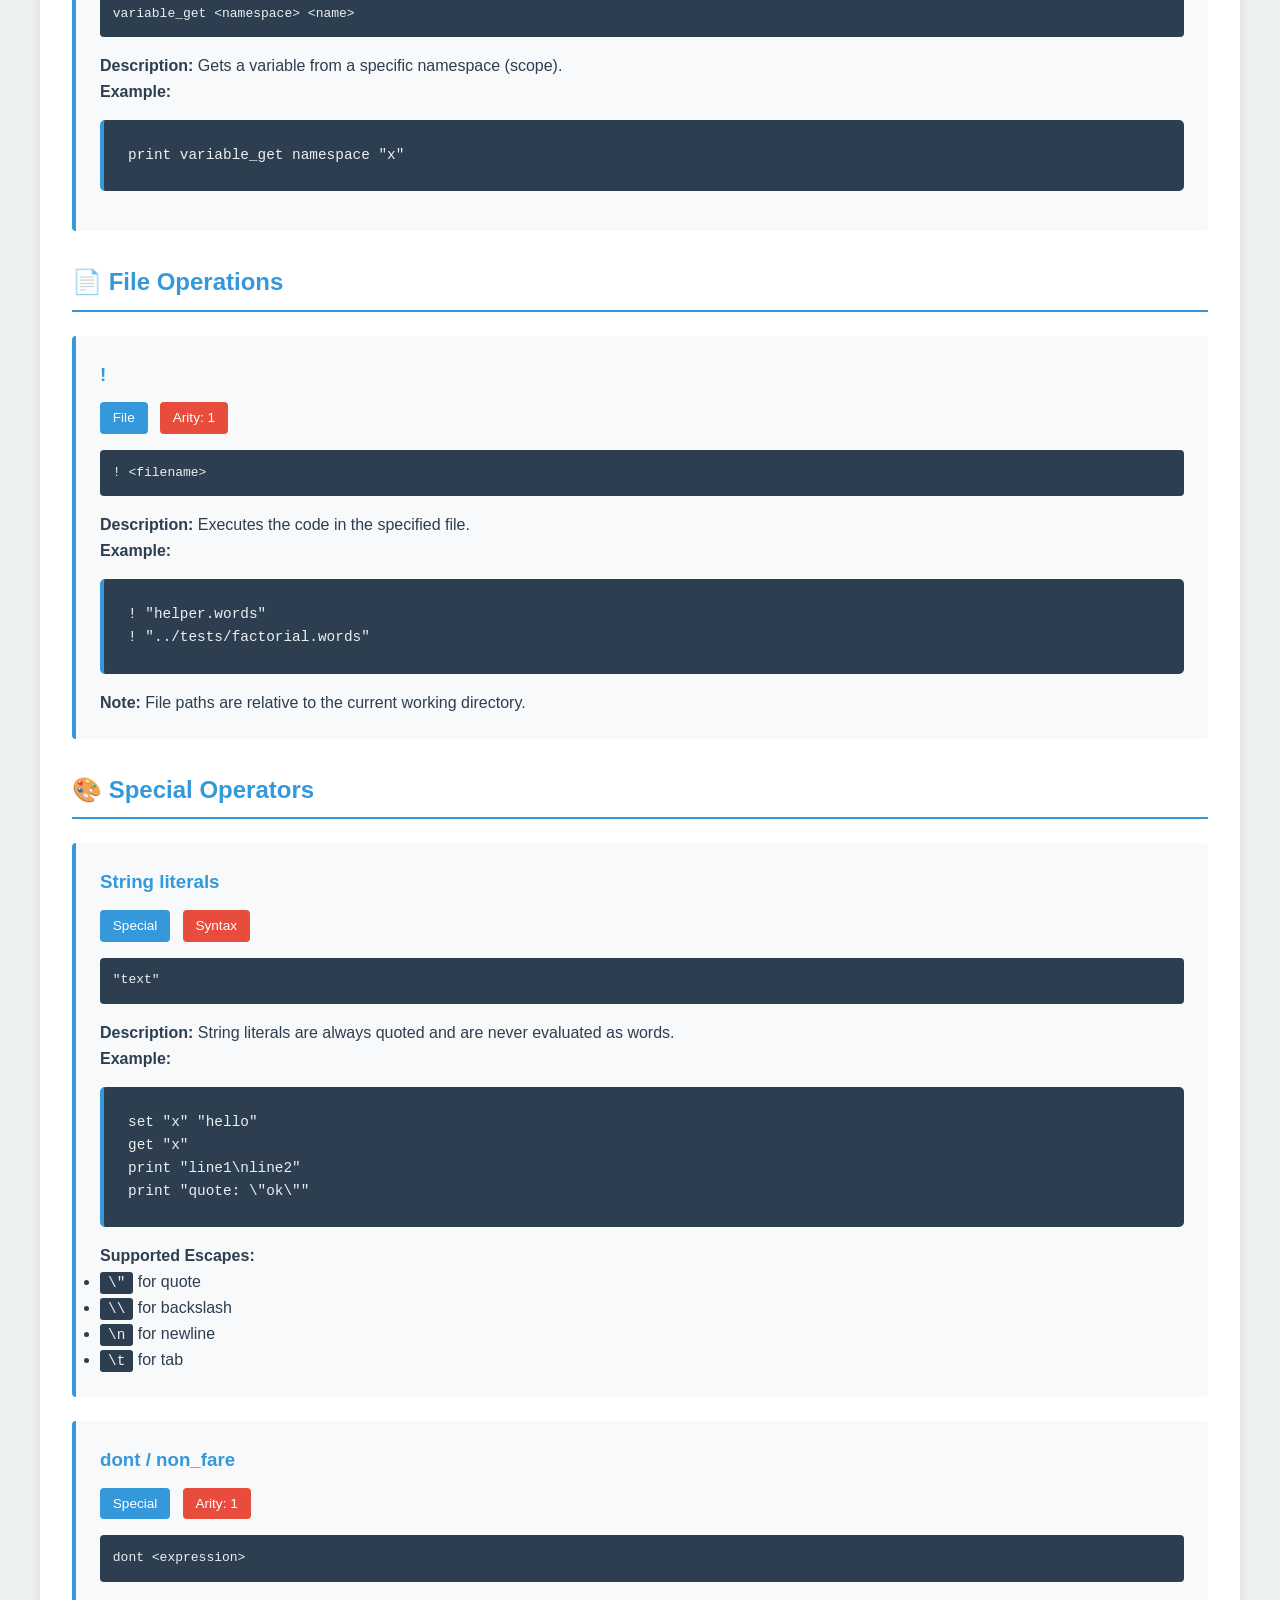
<file: docs/reference.html>
<!doctype html>
<html lang="en">
  <head>
    <meta charset="UTF-8" />
    <meta name="viewport" content="width=device-width, initial-scale=1.0" />
    <title>Language Reference - Pangea Documentation</title>
    <link rel="stylesheet" href="css/style.css" />
    <style>
      .word-entry {
        background: #f8f9fa;
        border-left: 4px solid var(--secondary-color);
        padding: 1.5rem;
        margin: 1.5rem 0;
        border-radius: 4px;
      }

      .word-entry h3 {
        margin-top: 0;
        color: var(--secondary-color);
      }

      .signature {
        background: var(--code-bg);
        color: var(--code-text);
        padding: 0.8rem;
        border-radius: 4px;
        font-family: monospace;
        margin: 1rem 0;
      }

      .category {
        background: var(--secondary-color);
        color: white;
        display: inline-block;
        padding: 0.3rem 0.8rem;
        border-radius: 4px;
        font-size: 0.85rem;
        margin-right: 0.5rem;
      }

      .arity-badge {
        background: var(--accent-color);
        color: white;
        display: inline-block;
        padding: 0.3rem 0.8rem;
        border-radius: 4px;
        font-size: 0.85rem;
      }
    </style>
  </head>

  <body>
    <header>
      <h1>🌍 Pangea / Pang</h1>
      <p>Complete Language Reference</p>
    </header>

    <nav>
      <ul>
        <li><a href="index.html">Home</a></li>
        <li><a href="polish-notation.html">Polish Notation</a></li>
        <li><a href="evaluation.html">Evaluation Mechanism</a></li>
        <li><a href="examples.html">Examples</a></li>
        <li><a href="reference.html">Language Reference</a></li>
      </ul>
    </nav>

    <main>
      <h2>Language Reference</h2>

      <p>
        Complete reference of all built-in words in Pangea. Each word is shown
        with its English and Italian name.
      </p>

      <div class="info-box">
        <h3>Notation</h3>
        <p>
          <strong>Arity</strong> refers to how many arguments a word takes.<br />
          <strong>&lt;angle brackets&gt;</strong> indicate required arguments.<br />
          <strong>Comments</strong> start with <code>#</code> and run to the end
          of the line.
        </p>
      </div>

      <h2>📤 Output</h2>

      <div class="word-entry">
        <h3>print / stampa</h3>
        <span class="category">Output</span>
        <span class="arity-badge">Arity: 1</span>

        <div class="signature">print &lt;value&gt;</div>

        <p>
          <strong>Description:</strong> Evaluates and prints the value to
          standard output, followed by a newline.
        </p>

        <h4>Example:</h4>
        <pre><code>print 42
print add 5 6
print " Hello, World! "</code></pre>

        <h4>Output:</h4>
        <pre><code>42
11
Hello, World!</code></pre>
      </div>

      <h2>⌨️ Input And Conversion</h2>

      <div class="word-entry">
        <h3>read_text / leggi_testo</h3>
        <span class="category">Input</span>
        <span class="arity-badge">Arity: 0</span>

        <div class="signature">read_text</div>

        <p>
          <strong>Description:</strong> Reads one line from standard input and
          returns it as text.
        </p>

        <h4>Example:</h4>
        <pre><code>set "line" read_text
print get "line"</code></pre>

        <h4>Error/Edge Behavior:</h4>
        <pre><code>At EOF, read_text returns "" (empty string).</code></pre>
      </div>

      <div class="word-entry">
        <h3>to_number / numero_da_testo</h3>
        <span class="category">Conversion</span>
        <span class="arity-badge">Arity: 1</span>

        <div class="signature">to_number &lt;text&gt;</div>

        <p>
          <strong>Description:</strong> Converts text to a number using Lua
          numeric parsing rules.
        </p>

        <h4>Example:</h4>
        <pre><code>print to_number "42"        → 42
print add to_number "7" 5   → 12</code></pre>

        <h4>Error/Edge Behavior:</h4>
        <pre><code>print to_number "abc"       → nil
      add to_number "abc" 5       → Lua runtime error (arithmetic on nil)</code></pre>
      </div>

      <h2>➕ Arithmetic</h2>

      <div class="word-entry">
        <h3>add / somma</h3>
        <span class="category">Arithmetic</span>
        <span class="arity-badge">Arity: 2</span>

        <div class="signature">add &lt;number1&gt; &lt;number2&gt;</div>

        <p><strong>Description:</strong> Returns the sum of two numbers.</p>

        <h4>Example:</h4>
        <pre><code>add 5 6          → 11
add -3 10        → 7
add add 1 2 3    → 6</code></pre>
      </div>

      <div class="word-entry">
        <h3>multiply / moltiplica</h3>
        <span class="category">Arithmetic</span>
        <span class="arity-badge">Arity: 2</span>

        <div class="signature">multiply &lt;number1&gt; &lt;number2&gt;</div>

        <p><strong>Description:</strong> Returns the product of two numbers.</p>

        <h4>Example:</h4>
        <pre><code>multiply 7 8           → 56
multiply 3 add 2 3     → 15
multiply -1 5          → -5</code></pre>
      </div>

      <div class="word-entry">
        <h3>modulus / modulo</h3>
        <span class="category">Arithmetic</span>
        <span class="arity-badge">Arity: 2</span>

        <div class="signature">modulus &lt;dividend&gt; &lt;divisor&gt;</div>

        <p>
          <strong>Description:</strong> Returns the remainder after division
          (modulo operation).
        </p>

        <h4>Example:</h4>
        <pre><code>modulus 10 3      → 1
modulus 15 5      → 0
modulus 7 2       → 1</code></pre>

        <h4>Use Case:</h4>
        <p>Check if a number is divisible by another:</p>
        <pre><code>equal 0 modulus 15 3    → true (15 is divisible by 3)</code></pre>
      </div>

      <h2>🔢 Comparison</h2>

      <div class="word-entry">
        <h3>equal / uguale</h3>
        <span class="category">Comparison</span>
        <span class="arity-badge">Arity: 2</span>

        <div class="signature">equal &lt;value1&gt; &lt;value2&gt;</div>

        <p>
          <strong>Description:</strong> Returns true if both values are equal,
          false otherwise.
        </p>

        <h4>Example:</h4>
        <pre><code>equal 5 5              → true
equal 3 4              → false
equal " hello " " hello "  → true</code></pre>
      </div>

      <div class="word-entry">
        <h3>greater / maggiore</h3>
        <span class="category">Comparison</span>
        <span class="arity-badge">Arity: 2</span>

        <div class="signature">greater &lt;value1&gt; &lt;value2&gt;</div>

        <p><strong>Description:</strong> Returns true if value1 > value2.</p>

        <h4>Example:</h4>
        <pre><code>greater 10 5      → true
greater 3 7       → false
greater 5 5       → false</code></pre>
      </div>

      <h2>🔀 Logic</h2>

      <div class="word-entry">
        <h3>true / vero</h3>
        <span class="category">Logic</span>
        <span class="arity-badge">Arity: 0</span>

        <div class="signature">true</div>

        <p><strong>Description:</strong> Returns the boolean value true.</p>
      </div>

      <div class="word-entry">
        <h3>false / falso</h3>
        <span class="category">Logic</span>
        <span class="arity-badge">Arity: 0</span>

        <div class="signature">false</div>

        <p><strong>Description:</strong> Returns the boolean value false.</p>
      </div>

      <div class="word-entry">
        <h3>nil / nullo</h3>
        <span class="category">Logic</span>
        <span class="arity-badge">Arity: 0</span>

        <div class="signature">nil</div>

        <p><strong>Description:</strong> Returns the value nil (no value).</p>
      </div>

      <div class="word-entry">
        <h3>not / non</h3>
        <span class="category">Logic</span>
        <span class="arity-badge">Arity: 1</span>

        <div class="signature">not &lt;boolean&gt;</div>

        <p>
          <strong>Description:</strong> Logical negation. Returns the opposite
          boolean value.
        </p>

        <h4>Example:</h4>
        <pre><code>not true              → false
not false             → true
not equal 3 4         → true
not greater 5 10      → true</code></pre>
      </div>

      <h2>🎯 Control Flow</h2>

      <div class="word-entry">
        <h3>if / se</h3>
        <span class="category">Control Flow</span>
        <span class="arity-badge">Arity: 3</span>

        <div class="signature">
          if &lt;condition&gt; &lt;then-branch&gt; &lt;else-branch&gt;
        </div>

        <p>
          <strong>Description:</strong> Conditional execution. Evaluates
          condition, then executes either the then-branch or else-branch.
        </p>

        <h4>Example:</h4>
        <pre><code>if greater 5 3
    print " 5 is greater "
    print " 5 is not greater "</code></pre>

        <h4>With blocks:</h4>
        <pre><code>if equal $x 10 {
    print " x is 10 "
    print " doing something "
} {
    print " x is not 10 "
}</code></pre>
      </div>

      <div class="word-entry">
        <h3>cond</h3>
        <span class="category">Control Flow</span>
        <span class="arity-badge">Arity: 1</span>

        <div class="signature">cond { &lt;condition&gt; &lt;result&gt; ... }</div>

        <p>
          <strong>Description:</strong> Multi-way conditional. Takes a block of
          <code>condition result</code> pairs and returns the result of the first
          truthy condition. Use <code>else</code> (or <code>true</code>) as the
          final condition for a default.
        </p>

        <h4>Example:</h4>
        <pre><code>cond {
    not greater @1 59 "F"
    not greater @1 79 "C"
    else "A"
}</code></pre>
      </div>

      <div class="word-entry">
        <h3>else / altrimenti</h3>
        <span class="category">Control Flow</span>
        <span class="arity-badge">Arity: 0</span>

        <div class="signature">else</div>

        <p>
          <strong>Description:</strong> Returns true. Used as the default clause
          in <code>cond</code>.
        </p>
      </div>

      <div class="word-entry">
        <h3>while / mentre</h3>
        <span class="category">Control Flow</span>
        <span class="arity-badge">Arity: 2</span>

        <div class="signature">while &lt;condition&gt; &lt;body&gt;</div>

        <p>
          <strong>Description:</strong> Loop that executes body while condition
          remains true.
        </p>

        <h4>Example:</h4>
        <pre><code>i= 1
while not greater $i 5 {
    print $i
    i= add $i 1
}</code></pre>

        <h4>Output:</h4>
        <pre><code>1
2
3
4
5</code></pre>
      </div>

      <div class="word-entry">
        <h3>do ... end / fai ... fine</h3>
        <span class="category">Control Flow</span>
        <span class="arity-badge">Special</span>

        <div class="signature">
          do &lt;statement1&gt; &lt;statement2&gt; ... end
        </div>

        <p>
          <strong>Description:</strong> Groups multiple statements into a single
          expression. Returns the value of the last statement.
        </p>

        <h4>Example:</h4>
        <pre><code>set "result" do
    set "temp" 5
    multiply get "temp" get "temp"
end
print get "result"    → 25</code></pre>
      </div>

      <div class="word-entry">
        <h3>return / ritorna</h3>
        <span class="category">Control Flow</span>
        <span class="arity-badge">Arity: 1</span>

        <div class="signature">return &lt;value&gt;</div>

        <p>
          <strong>Description:</strong> Returns a value from the enclosing
          function definition. Use <code>return nil</code> for no value.
        </p>

        <h4>Example:</h4>
        <pre><code>define_word "square" 1 {
    return multiply @1 @1
}
print square 5      → 25</code></pre>
      </div>

      <div class="word-entry">
        <h3>break / interrompi</h3>
        <span class="category">Control Flow</span>
        <span class="arity-badge">Arity: 1</span>

        <div class="signature">break &lt;value&gt;</div>

        <p>
          <strong>Description:</strong> Exits the innermost loop and returns
          <code>&lt;value&gt;</code> from it. Use <code>break nil</code> for no
          value. Only valid inside a loop in the same function.
        </p>

        <h4>Example:</h4>
        <pre><code>i= 1
while not greater $i 20 {
    if equal 0 modulus $i 3 {
        break $i
    }
    i= add $i 1
}
print $i            → 3</code></pre>
      </div>

      <div class="word-entry">
        <h3>continue / continua</h3>
        <span class="category">Control Flow</span>
        <span class="arity-badge">Arity: 0</span>

        <div class="signature">continue</div>

        <p>
          <strong>Description:</strong> Skips the rest of the current loop
          iteration and continues with the next one. Only valid inside a loop
          in the same function.
        </p>

        <h4>Example:</h4>
        <pre><code>i= 0
while not greater $i 5 {
    i= add $i 1
    if equal 0 modulus $i 2 {
        continue
    }
    print $i
}</code></pre>
      </div>

      <h2>📦 Variables</h2>

      <div class="word-entry">
        <h3>set / metti</h3>
        <span class="category">Variables</span>
        <span class="arity-badge">Arity: 2</span>

        <div class="signature">set &lt;variable-name&gt; &lt;value&gt;</div>

        <p>
          <strong>Description:</strong> Stores a value in a variable in the
          current scope.
        </p>

        <h4>Example:</h4>
        <pre><code>set "x" 10
set "name" "Alice"
set "result" add 5 6</code></pre>

        <p>
          <strong>Note:</strong> Use quoted strings for variable names and
          literal text.
        </p>
      </div>

      <div class="word-entry">
        <h3>get / prendi</h3>
        <span class="category">Variables</span>
        <span class="arity-badge">Arity: 1</span>

        <div class="signature">get &lt;variable-name&gt;</div>

        <p>
          <strong>Description:</strong> Retrieves the value of a variable from
          the current scope.
        </p>

        <h4>Example:</h4>
        <pre><code>set "x" 42
print get "x"       → 42</code></pre>
      </div>

      <div class="word-entry">
        <h3>sugar: $name / name= / @index / { }</h3>
        <span class="category">Variables</span>
        <span class="arity-badge">Sugar</span>

        <div class="signature">$name → get "name" · name= value → set "name" value · @index → argument index · { → do · } → end</div>

        <p>
          <strong>Description:</strong> <code>$name</code> is shorthand for
          <code>get "name"</code>, <code>name= value</code> is shorthand for
          <code>set "name" value</code>, <code>@index</code> is shorthand for
          <code>argument index</code>, and <code>{</code> / <code>}</code> are
          shorthand for <code>do</code> / <code>end</code>.
        </p>

        <h4>Example:</h4>
        <pre><code>x= 10
print $x        → 10
y= add $x 5
print $y        → 15</code></pre>

        <p>
          <strong>Note:</strong> Language-agnostic (works with
          <code>prendi</code>/<code>metti</code> in Italian). Quoted strings are
          unaffected: <code>print "$x"</code> prints the literal <code>$x</code>.
        </p>
      </div>

      <div class="word-entry">
        <h3>increment / incrementa</h3>
        <span class="category">Variables</span>
        <span class="arity-badge">Arity: 1</span>

        <div class="signature">increment &lt;variable-name&gt;</div>

        <p>
          <strong>Description:</strong> Increments a numeric variable by 1 and
          returns the new value.
        </p>

        <h4>Example:</h4>
        <pre><code>set "i" 5
increment "i"     → 6
print get "i"       → 6</code></pre>
      </div>

      <h2>🔧 Functions</h2>

      <div class="word-entry">
        <h3>define_word / definisci_parola</h3>
        <span class="category">Functions</span>
        <span class="arity-badge">Arity: 3</span>

        <div class="signature">
          define_word &lt;name&gt; &lt;arity&gt; &lt;body&gt;
        </div>

        <p>
          <strong>Description:</strong> Defines a new word (function) with the
          specified name, number of arguments, and body.
        </p>

        <h4>Example:</h4>
        <pre><code>define_word "square" 1
    multiply @1 @1

define_word "sum3" 3
    add @1 add @2 @3

print square 5      → 25
print sum3 1 2 3    → 6</code></pre>
      </div>

      <div class="word-entry">
        <h3>argument / argomento</h3>
        <span class="category">Functions</span>
        <span class="arity-badge">Arity: 1</span>

        <div class="signature">argument &lt;index&gt;</div>

        <p>
          <strong>Description:</strong> Accesses a function parameter by index
          (1-based).
        </p>

        <h4>Example:</h4>
        <pre><code>define_word "greet" 2 do
    print argument 1
    print argument 2
end

greet " Hello " " World "</code></pre>
      </div>

      <div class="word-entry">
        <h3>namespace</h3>
        <span class="category">Functions</span>
        <span class="arity-badge">Arity: 0</span>

        <div class="signature">namespace</div>

        <p>
          <strong>Description:</strong> Returns the current function's namespace
          (variable table).
        </p>

        <h4>Example:</h4>
        <pre><code>define_word "test" 1
    variable_set namespace "x" argument 1
    
test 42</code></pre>
      </div>

      <h2>📝 Advanced Variables</h2>

      <div class="word-entry">
        <h3>variable_set / metti_variabile</h3>
        <span class="category">Advanced</span>
        <span class="arity-badge">Arity: 3</span>

        <div class="signature">
          variable_set &lt;namespace&gt; &lt;name&gt; &lt;value&gt;
        </div>

        <p>
          <strong>Description:</strong> Sets a variable in a specific namespace
          (scope).
        </p>

        <h4>Example:</h4>
        <pre><code>variable_set namespace "x" 100</code></pre>
      </div>

      <div class="word-entry">
        <h3>variable_get / prendi_variabile</h3>
        <span class="category">Advanced</span>
        <span class="arity-badge">Arity: 2</span>

        <div class="signature">variable_get &lt;namespace&gt; &lt;name&gt;</div>

        <p>
          <strong>Description:</strong> Gets a variable from a specific
          namespace (scope).
        </p>

        <h4>Example:</h4>
        <pre><code>print variable_get namespace "x"</code></pre>
      </div>

      <h2>📄 File Operations</h2>

      <div class="word-entry">
        <h3>!</h3>
        <span class="category">File</span>
        <span class="arity-badge">Arity: 1</span>

        <div class="signature">! &lt;filename&gt;</div>

        <p>
          <strong>Description:</strong> Executes the code in the specified file.
        </p>

        <h4>Example:</h4>
        <pre><code>! "helper.words"
! "../tests/factorial.words"</code></pre>

        <p>
          <strong>Note:</strong> File paths are relative to the current working
          directory.
        </p>
      </div>

      <h2>🎨 Special Operators</h2>

      <div class="word-entry">
        <h3>String literals</h3>
        <span class="category">Special</span>
        <span class="arity-badge">Syntax</span>

        <div class="signature">"text"</div>

        <p>
          <strong>Description:</strong> String literals are always quoted and
          are never evaluated as words.
        </p>

        <h4>Example:</h4>
        <pre><code>set "x" "hello"
get "x"
print "line1\nline2"
print "quote: \"ok\""</code></pre>

        <h4>Supported Escapes:</h4>
        <ul>
          <li><code>\"</code> for quote</li>
          <li><code>\\</code> for backslash</li>
          <li><code>\n</code> for newline</li>
          <li><code>\t</code> for tab</li>
        </ul>
      </div>

      <div class="word-entry">
        <h3>dont / non_fare</h3>
        <span class="category">Special</span>
        <span class="arity-badge">Arity: 1</span>

        <div class="signature">dont &lt;expression&gt;</div>

        <p>
          <strong>Description:</strong> Consumes one argument but does nothing.
          Used to comment out code or create no-op placeholders. For a simpler
          no-op, use <code>pass</code> (see below).
        </p>

        <h4>Example:</h4>
        <pre><code>dont print " This won't be executed "
print " But this will "</code></pre>
      </div>

      <div class="word-entry">
        <h3>pass / passa</h3>
        <span class="category">Special</span>
        <span class="arity-badge">Arity: 0</span>

        <div class="signature">pass</div>

        <p>
          <strong>Description:</strong> No-op word that does nothing. A cleaner
          alternative to <code>dont nothing</code> for empty branches.
        </p>

        <h4>Example:</h4>
        <pre><code>if true
    pass
    print " not executed "</code></pre>
      </div>

      <div class="word-entry">
        <h3>string / stringa</h3>
        <span class="category">Special</span>
        <span class="arity-badge">Removed</span>

        <div class="signature">N/A</div>

        <p>
          <strong>Description:</strong> Legacy keyword removed. Use quoted
          literals directly.
        </p>

        <h4>Example:</h4>
        <pre><code>print "hello"</code></pre>
      </div>

      <h2>❓ Utilities</h2>

      <div class="word-entry">
        <h3>?</h3>
        <span class="category">Utility</span>
        <span class="arity-badge">Arity: 0</span>

        <div class="signature">?</div>

        <p>
          <strong>Description:</strong> Lists all defined words with their
          arities.
        </p>

        <h4>Example:</h4>
        <pre><code>?</code></pre>

        <h4>Output:</h4>
        <pre><code>print&lt;1 add&lt;2 multiply&lt;2 if&lt;3 while&lt;2 ...</code></pre>
      </div>

      <div class="word-entry">
        <h3>exit / esci</h3>
        <span class="category">Utility</span>
        <span class="arity-badge">Arity: 0</span>

        <div class="signature">exit</div>

        <p><strong>Description:</strong> Exits the REPL.</p>

        <h4>Example:</h4>
        <pre><code>exit</code></pre>
      </div>

      <h2>🌐 Bilingual Reference Table</h2>

      <table>
        <thead>
          <tr>
            <th>Category</th>
            <th>English</th>
            <th>Italian</th>
            <th>Arity</th>
          </tr>
        </thead>
        <tbody>
          <tr>
            <td>Output</td>
            <td>print</td>
            <td>stampa</td>
            <td>1</td>
          </tr>
          <tr>
            <td>Arithmetic</td>
            <td>add</td>
            <td>somma</td>
            <td>2</td>
          </tr>
          <tr>
            <td>Arithmetic</td>
            <td>multiply</td>
            <td>moltiplica</td>
            <td>2</td>
          </tr>
          <tr>
            <td>Arithmetic</td>
            <td>modulus</td>
            <td>modulo</td>
            <td>2</td>
          </tr>
          <tr>
            <td>Comparison</td>
            <td>equal</td>
            <td>uguale</td>
            <td>2</td>
          </tr>
          <tr>
            <td>Comparison</td>
            <td>greater</td>
            <td>maggiore</td>
            <td>2</td>
          </tr>
          <tr>
            <td>Logic</td>
            <td>true</td>
            <td>vero</td>
            <td>0</td>
          </tr>
          <tr>
            <td>Logic</td>
            <td>false</td>
            <td>falso</td>
            <td>0</td>
          </tr>
          <tr>
            <td>Logic</td>
            <td>not</td>
            <td>non</td>
            <td>1</td>
          </tr>
          <tr>
            <td>Control Flow</td>
            <td>if</td>
            <td>se</td>
            <td>3</td>
          </tr>
          <tr>
            <td>Control Flow</td>
            <td>while</td>
            <td>mentre</td>
            <td>2</td>
          </tr>
          <tr>
            <td>Control Flow</td>
            <td>do</td>
            <td>fai</td>
            <td>special</td>
          </tr>
          <tr>
            <td>Control Flow</td>
            <td>end</td>
            <td>fine</td>
            <td>special</td>
          </tr>
          <tr>
            <td>Variables</td>
            <td>set</td>
            <td>metti</td>
            <td>2</td>
          </tr>
          <tr>
            <td>Variables</td>
            <td>get</td>
            <td>prendi</td>
            <td>1</td>
          </tr>
          <tr>
            <td>Variables</td>
            <td>increment</td>
            <td>incrementa</td>
            <td>1</td>
          </tr>
          <tr>
            <td>Functions</td>
            <td>define_word</td>
            <td>definisci_parola</td>
            <td>3</td>
          </tr>
          <tr>
            <td>Functions</td>
            <td>argument</td>
            <td>argomento</td>
            <td>1</td>
          </tr>
          <tr>
            <td>Special</td>
            <td>dont</td>
            <td>non_fare</td>
            <td>1</td>
          </tr>
          <tr>
            <td>Special</td>
            <td>string</td>
            <td>stringa</td>
            <td>1</td>
          </tr>
          <tr>
            <td>Special</td>
            <td>exit</td>
            <td>esci</td>
            <td>0</td>
          </tr>
        </tbody>
      </table>

      <div class="info-box">
        <h3>💡 Missing a Feature?</h3>
        <p>Pangea is intentionally minimal. Missing features include:</p>
        <ul>
          <li>
            Subtraction and division (use <code>add ... -N</code> for
            subtraction)
          </li>
          <li>I/O operations (read from stdin, write to files)</li>
          <li>Lists/arrays</li>
          <li>Dictionaries/maps</li>
          <li>String manipulation</li>
          <li>Break statement in loops</li>
        </ul>
        <p>
          These can be added by defining new Lua functions in
          <code>word_definitions</code>.
        </p>
      </div>

      <div class="warning-box">
        <h3>⚠ Known Limitations</h3>
        <ul>
          <li>No tail-call optimization (deep recursion may overflow)</li>
          <li>No garbage collection control</li>
          <li>Limited error messages</li>
          <li>Case-sensitive keywords</li>
          <li>File paths are relative to CWD, not script location</li>
        </ul>
      </div>
    </main>

    <footer>
      <p>Pangea/Pang &copy; 2026 | MIT License</p>
    </footer>
  </body>
</html>
</file>
<file: docs/css/style.css>
/* Pangea Documentation Styles */

:root {
    --primary-color: #2c3e50;
    --secondary-color: #3498db;
    --accent-color: #e74c3c;
    --success-color: #27ae60;
    --bg-color: #ecf0f1;
    --code-bg: #2c3e50;
    --code-text: #ecf0f1;
}

* {
    margin: 0;
    padding: 0;
    box-sizing: border-box;
}

body {
    font-family: 'Segoe UI', Tahoma, Geneva, Verdana, sans-serif;
    line-height: 1.6;
    color: var(--primary-color);
    background-color: var(--bg-color);
}

header {
    background: linear-gradient(135deg, var(--primary-color), var(--secondary-color));
    color: white;
    padding: 2rem 0;
    box-shadow: 0 2px 10px rgba(0, 0, 0, 0.1);
}

header h1 {
    text-align: center;
    font-size: 2.5rem;
    margin-bottom: 0.5rem;
}

header p {
    text-align: center;
    font-size: 1.1rem;
    opacity: 0.9;
}

nav {
    background: var(--primary-color);
    padding: 1rem 0;
    box-shadow: 0 2px 5px rgba(0, 0, 0, 0.1);
}

nav ul {
    list-style: none;
    display: flex;
    justify-content: center;
    flex-wrap: wrap;
    gap: 2rem;
    padding: 0 2rem;
}

nav a {
    color: white;
    text-decoration: none;
    padding: 0.5rem 1rem;
    border-radius: 4px;
    transition: background 0.3s;
}

nav a:hover {
    background: var(--secondary-color);
}

main {
    max-width: 1200px;
    margin: 2rem auto;
    padding: 2rem;
    background: white;
    border-radius: 8px;
    box-shadow: 0 2px 10px rgba(0, 0, 0, 0.1);
}

h2 {
    color: var(--secondary-color);
    margin-top: 2rem;
    margin-bottom: 1rem;
    border-bottom: 2px solid var(--secondary-color);
    padding-bottom: 0.5rem;
}

h3 {
    color: var(--primary-color);
    margin-top: 1.5rem;
    margin-bottom: 0.8rem;
}

code {
    background: var(--code-bg);
    color: var(--code-text);
    padding: 0.2rem 0.5rem;
    border-radius: 3px;
    font-family: 'Courier New', monospace;
    font-size: 0.9rem;
}

pre {
    background: var(--code-bg);
    color: var(--code-text);
    padding: 1.5rem;
    border-radius: 5px;
    overflow-x: auto;
    margin: 1rem 0;
    border-left: 4px solid var(--secondary-color);
}

pre code {
    background: none;
    padding: 0;
}

.example-box {
    background: #f8f9fa;
    border-left: 4px solid var(--success-color);
    padding: 1.5rem;
    margin: 1.5rem 0;
    border-radius: 4px;
}

.warning-box {
    background: #fff3cd;
    border-left: 4px solid #ffc107;
    padding: 1.5rem;
    margin: 1.5rem 0;
    border-radius: 4px;
}

.info-box {
    background: #d1ecf1;
    border-left: 4px solid var(--secondary-color);
    padding: 1.5rem;
    margin: 1.5rem 0;
    border-radius: 4px;
}

.animation-container {
    background: #f8f9fa;
    padding: 2rem;
    margin: 2rem 0;
    border-radius: 8px;
    border: 2px solid var(--secondary-color);
}

.stack-visual {
    display: flex;
    flex-direction: column-reverse;
    gap: 0.5rem;
    max-width: 300px;
    margin: 2rem auto;
}

.stack-item {
    background: var(--secondary-color);
    color: white;
    padding: 1rem;
    border-radius: 4px;
    text-align: center;
    animation: stackPush 0.3s ease-out;
}

@keyframes stackPush {
    from {
        transform: translateY(-20px);
        opacity: 0;
    }

    to {
        transform: translateY(0);
        opacity: 1;
    }
}

.eval-step {
    background: white;
    border: 2px solid var(--secondary-color);
    padding: 1rem;
    margin: 1rem 0;
    border-radius: 4px;
    animation: fadeIn 0.5s ease-in;
}

@keyframes fadeIn {
    from {
        opacity: 0;
    }

    to {
        opacity: 1;
    }
}

.token {
    display: inline-block;
    background: var(--secondary-color);
    color: white;
    padding: 0.5rem 1rem;
    margin: 0.2rem;
    border-radius: 4px;
    font-family: monospace;
}

.token.operator {
    background: var(--accent-color);
}

.token.number {
    background: var(--success-color);
}

.token.evaluated {
    background: #95a5a6;
    text-decoration: line-through;
}

.diagram {
    margin: 2rem auto;
    text-align: center;
}

.interactive-demo {
    background: white;
    border: 2px solid var(--secondary-color);
    padding: 2rem;
    margin: 2rem 0;
    border-radius: 8px;
}

.interactive-demo input,
.interactive-demo textarea {
    width: 100%;
    padding: 0.8rem;
    margin: 0.5rem 0;
    border: 2px solid #ddd;
    border-radius: 4px;
    font-family: monospace;
    font-size: 1rem;
}

.interactive-demo button {
    background: var(--secondary-color);
    color: white;
    border: none;
    padding: 0.8rem 2rem;
    border-radius: 4px;
    cursor: pointer;
    font-size: 1rem;
    margin-top: 1rem;
    transition: background 0.3s;
}

.interactive-demo button:hover {
    background: var(--primary-color);
}

.output {
    background: var(--code-bg);
    color: var(--code-text);
    padding: 1rem;
    margin-top: 1rem;
    border-radius: 4px;
    font-family: monospace;
    min-height: 50px;
}

table {
    width: 100%;
    border-collapse: collapse;
    margin: 1.5rem 0;
}

th,
td {
    padding: 1rem;
    text-align: left;
    border-bottom: 1px solid #ddd;
}

th {
    background: var(--secondary-color);
    color: white;
}

tr:hover {
    background: #f8f9fa;
}

footer {
    text-align: center;
    padding: 2rem;
    color: #7f8c8d;
    margin-top: 3rem;
}

/* Responsive */
@media (max-width: 768px) {
    main {
        margin: 1rem;
        padding: 1rem;
    }

    nav ul {
        flex-direction: column;
        gap: 0.5rem;
    }

    header h1 {
        font-size: 2rem;
    }
}
</file>
